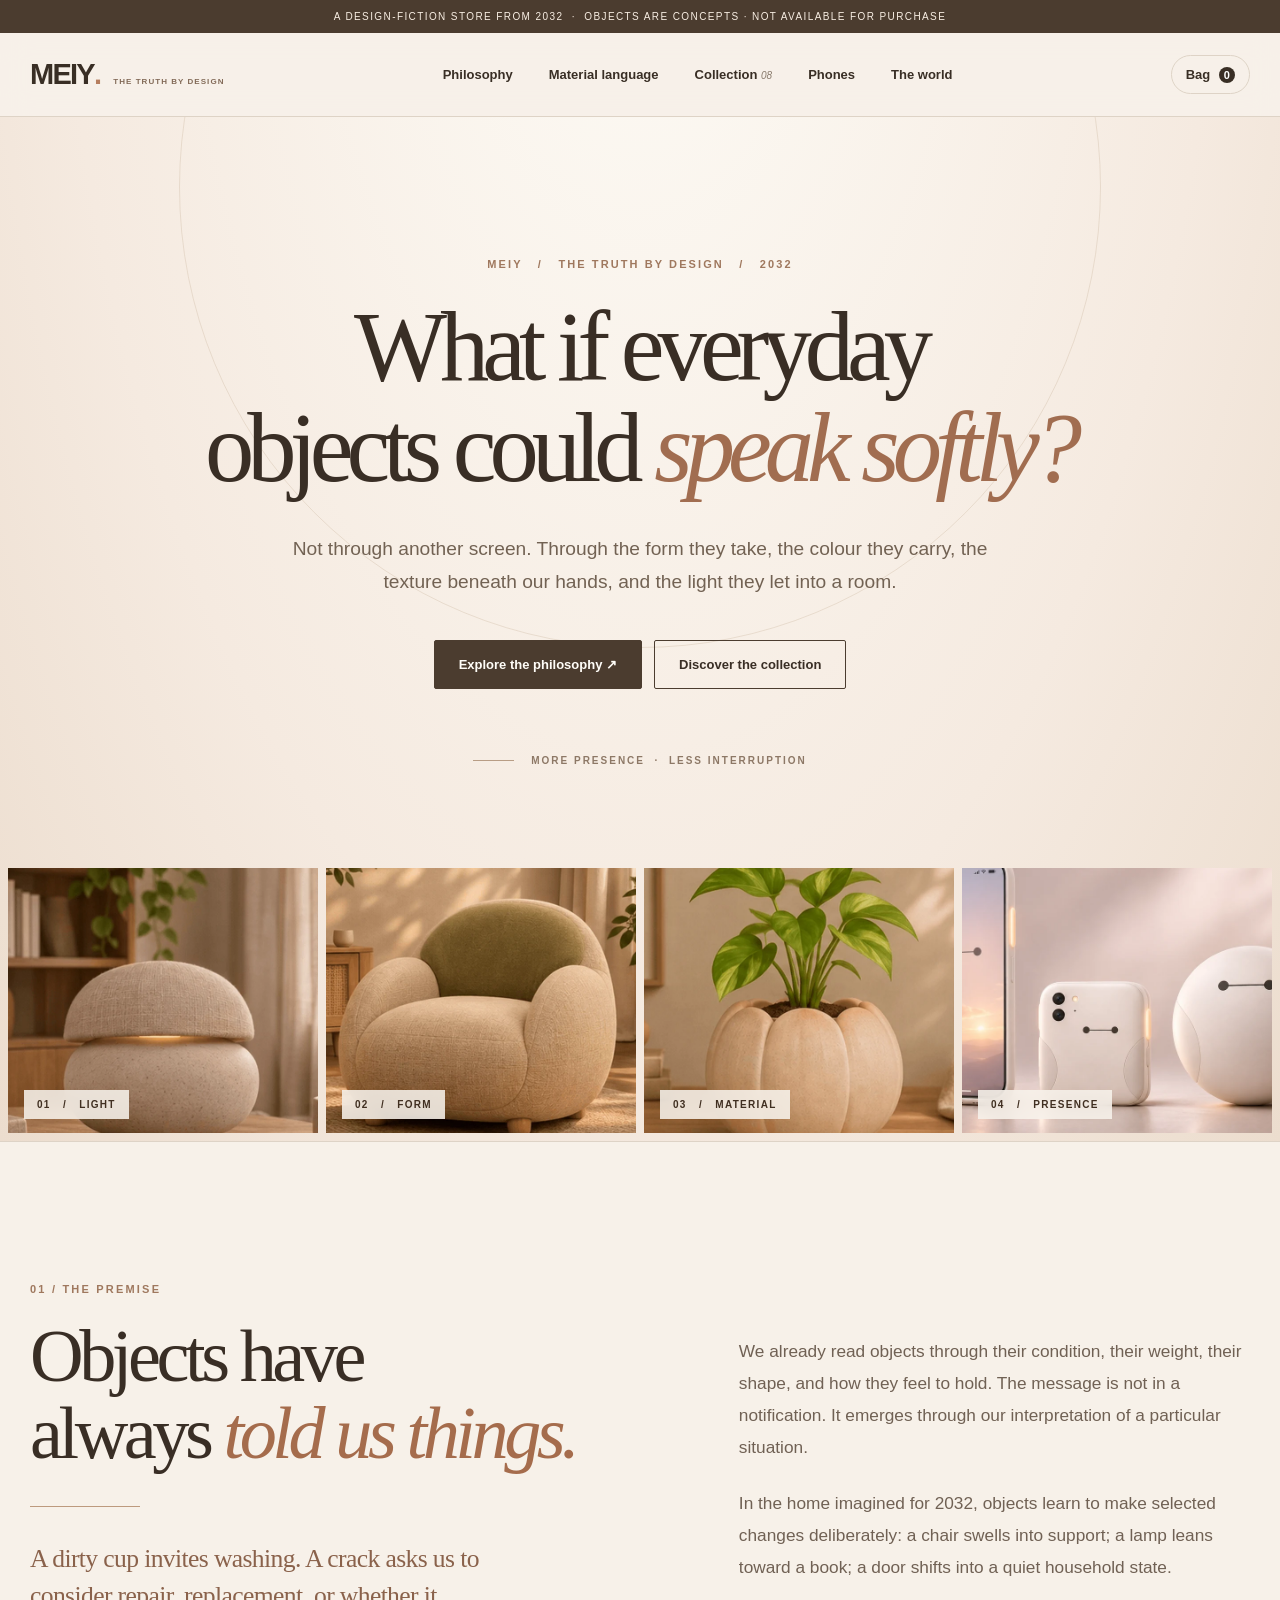
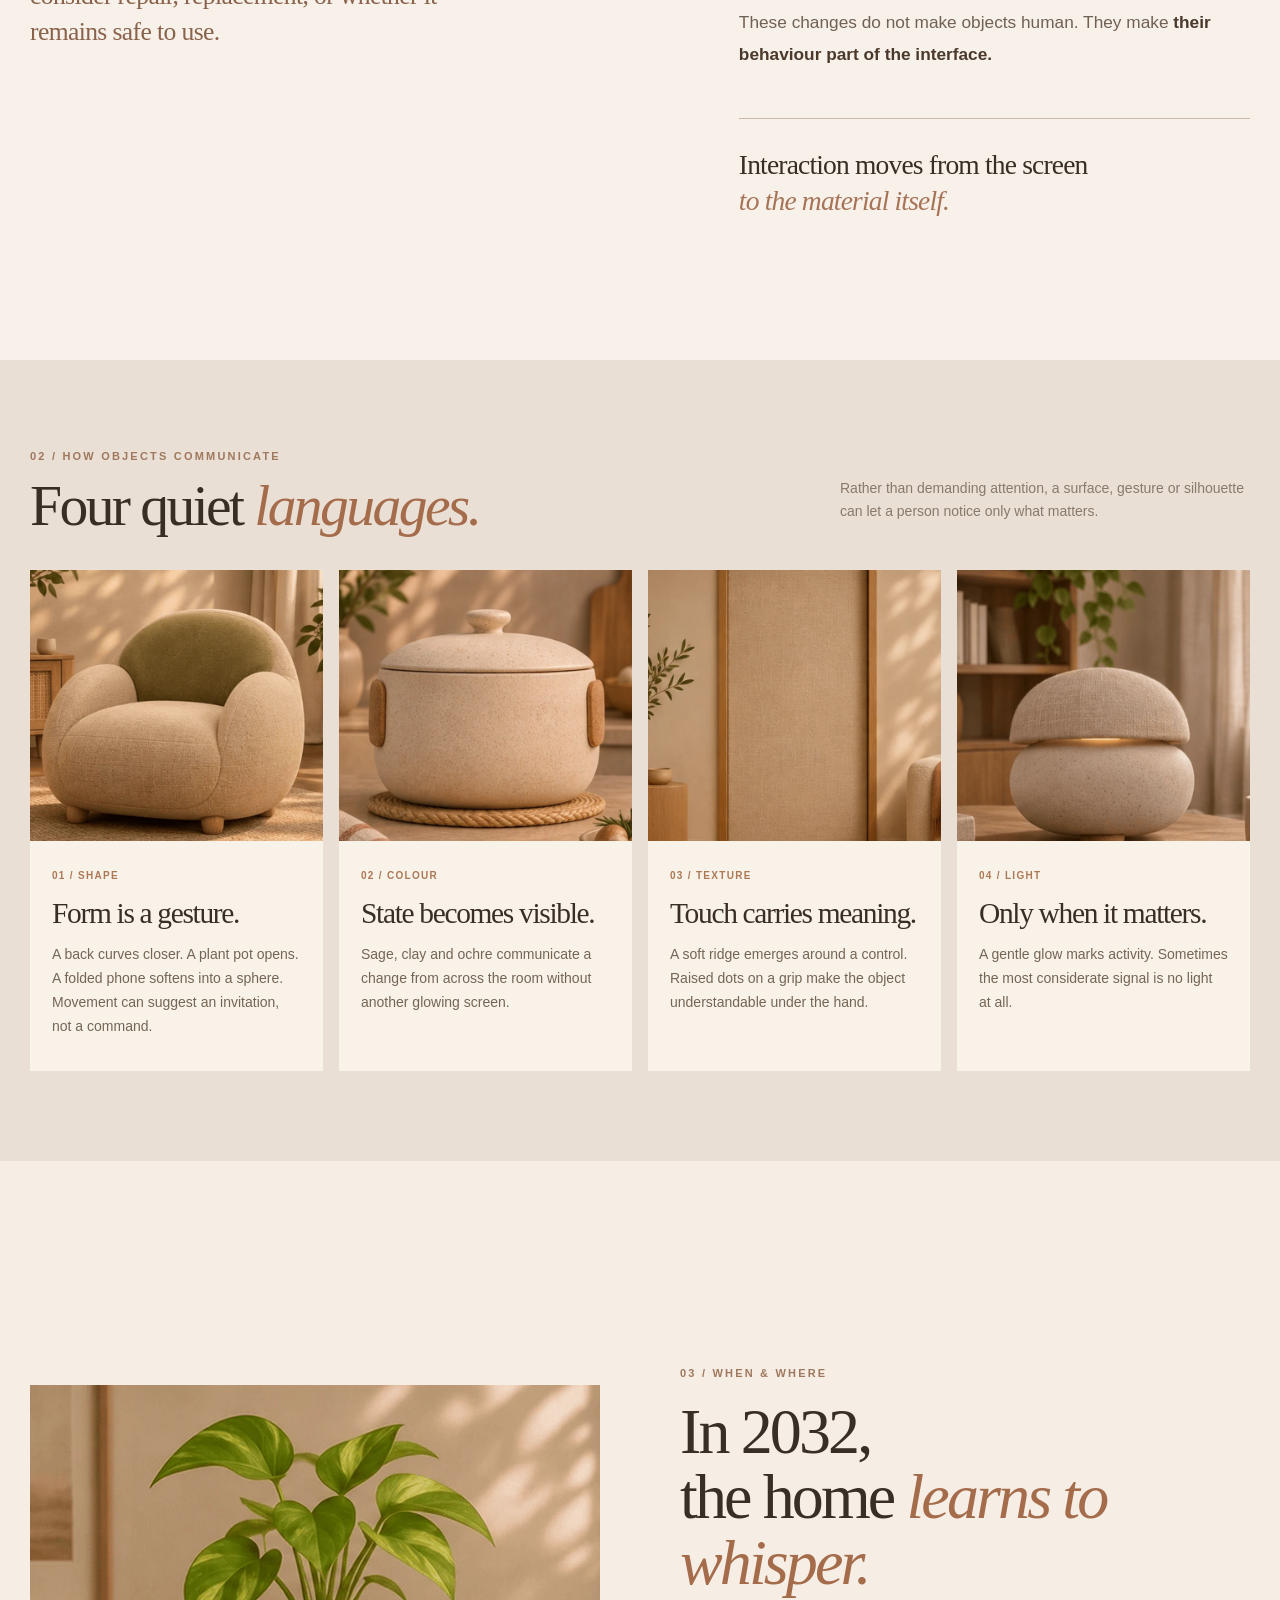
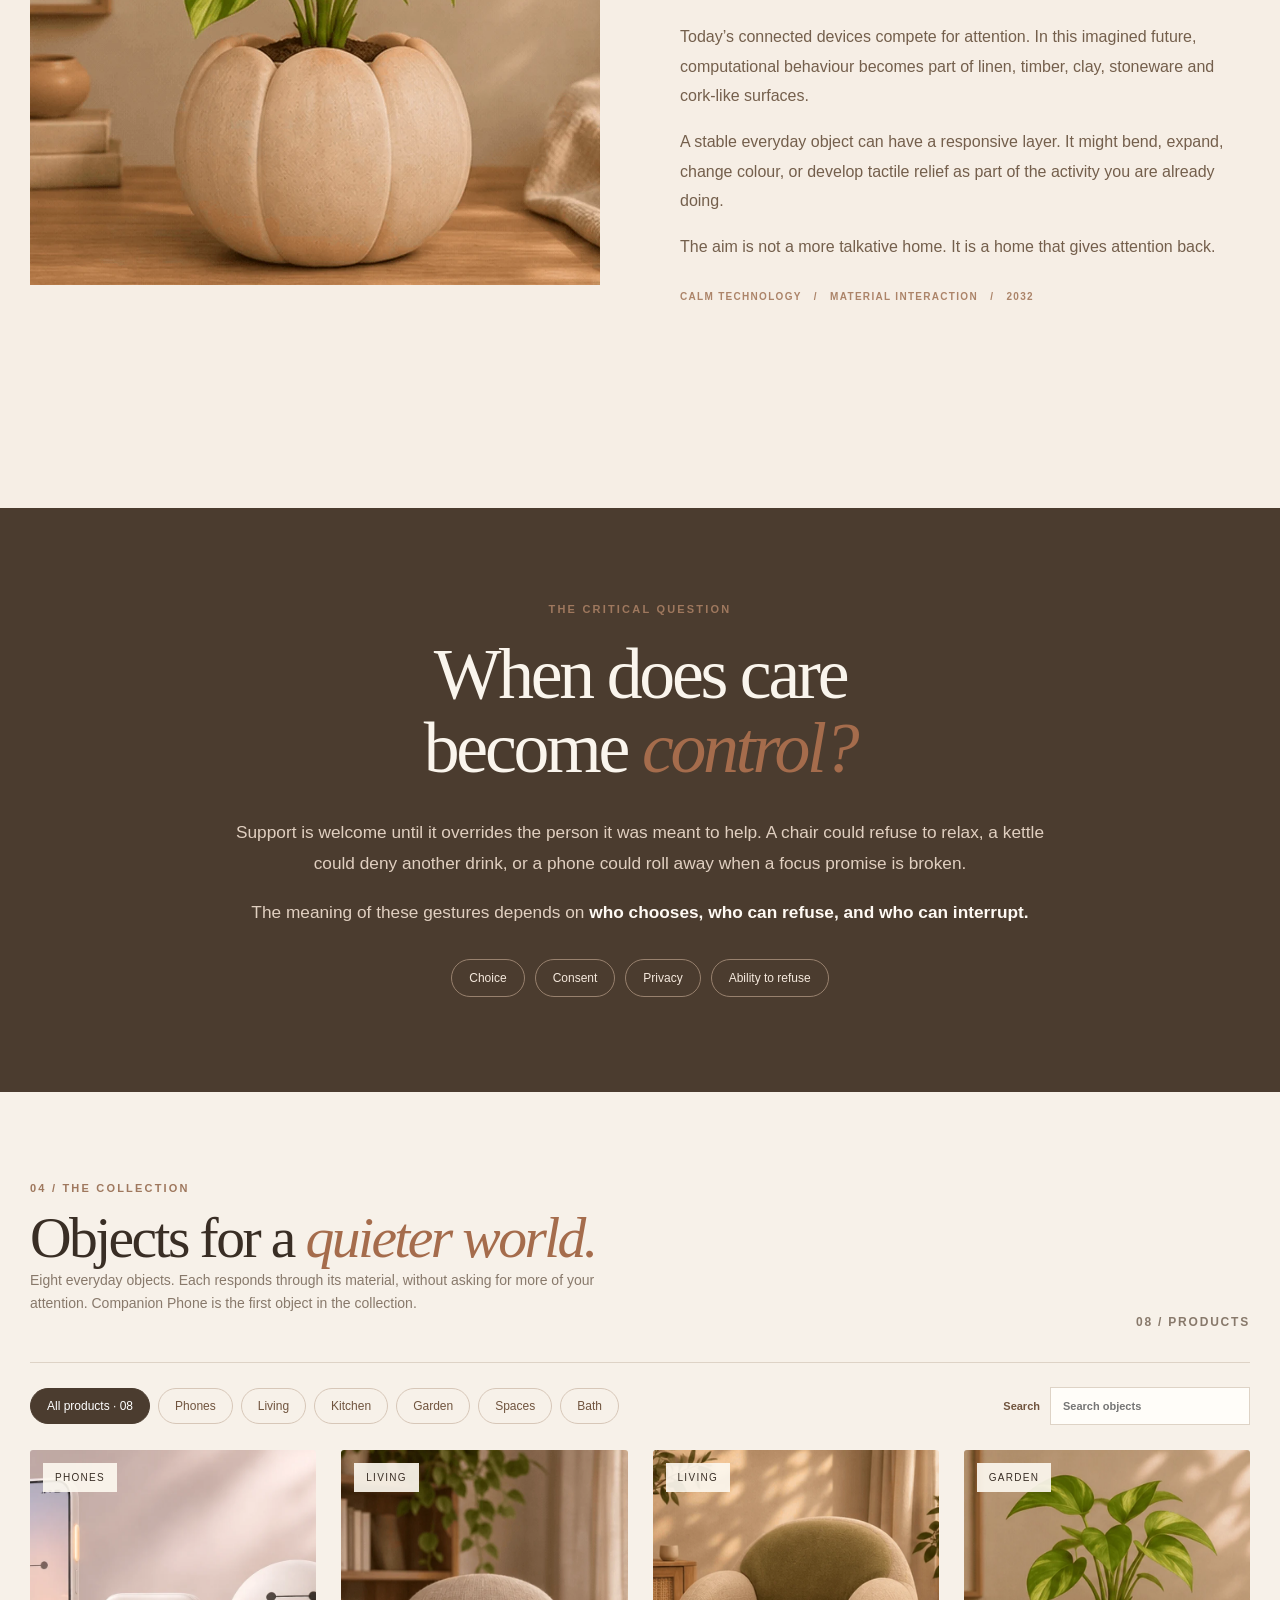
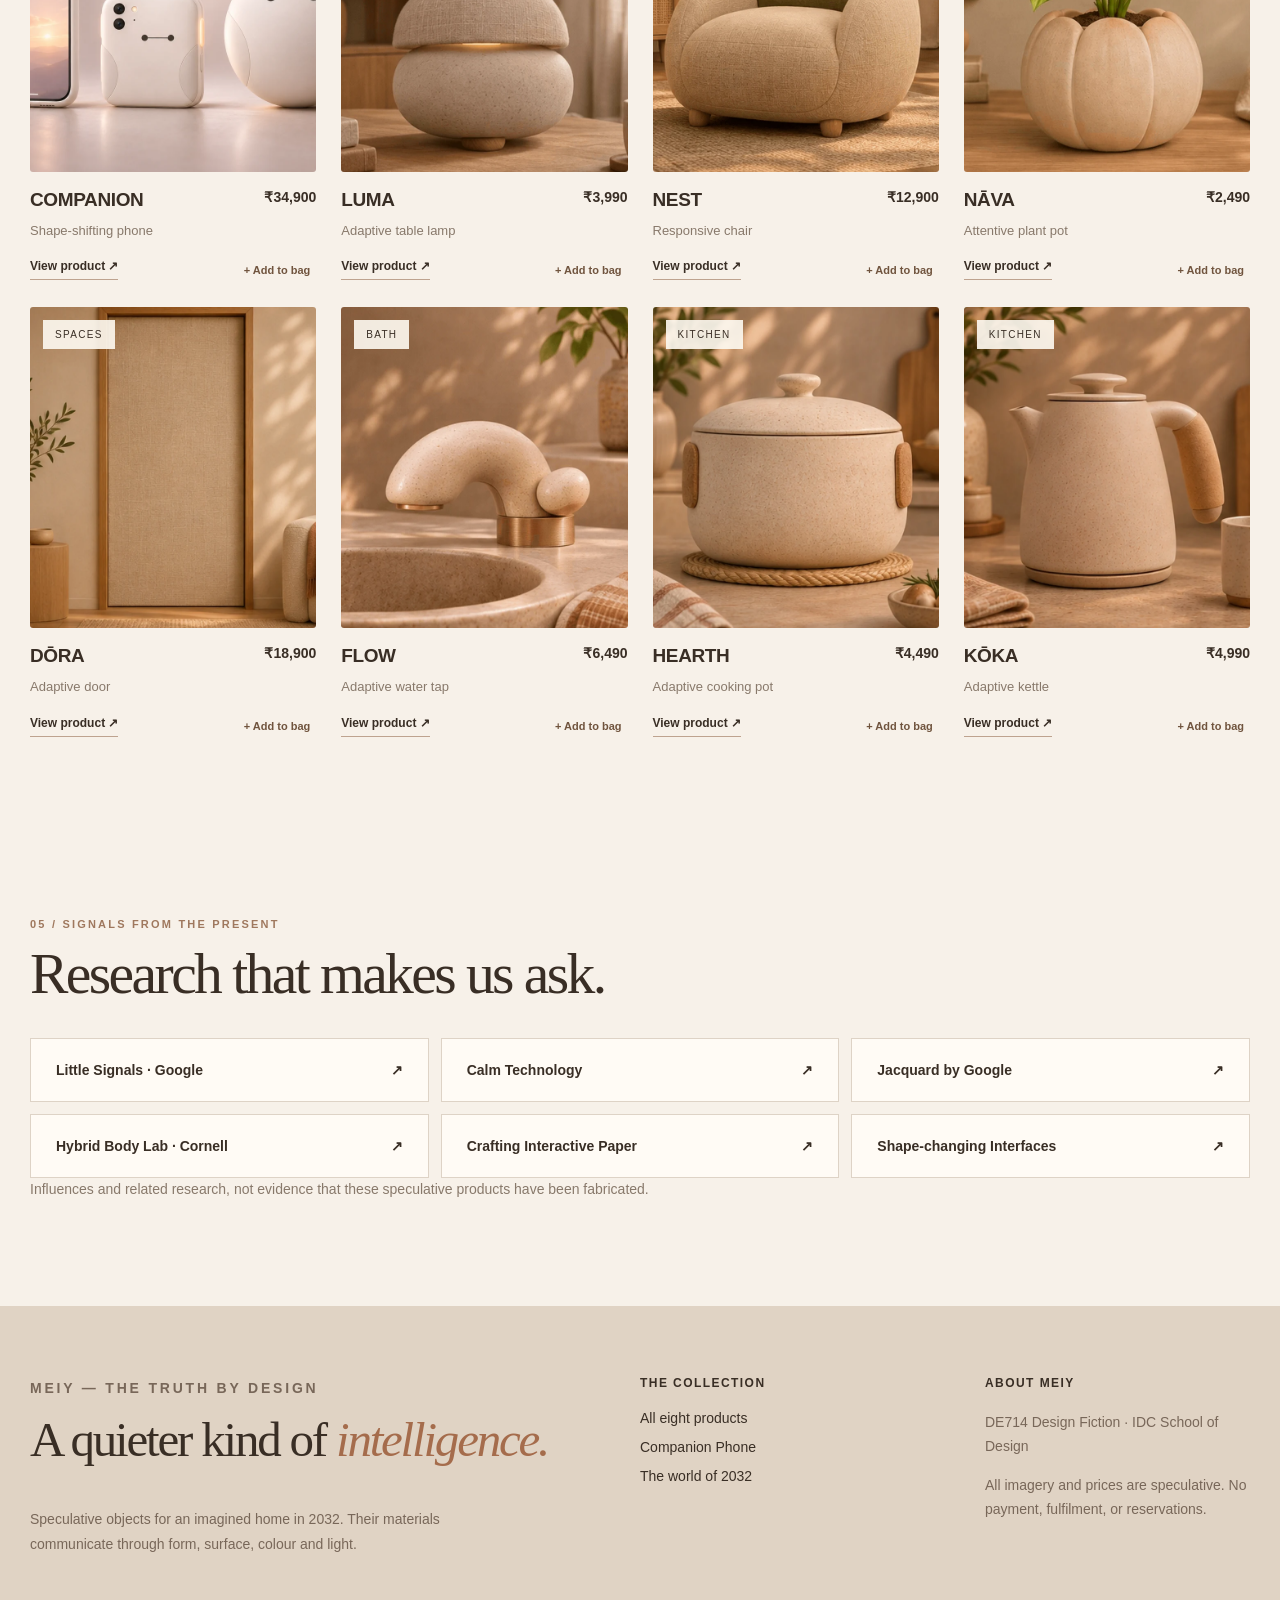
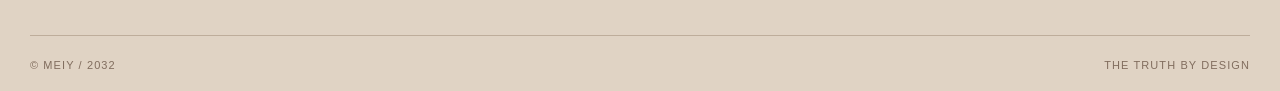
<file: index.html>
<!DOCTYPE html>

<html lang="en"><head><meta charset="utf-8"/><meta content="width=device-width,initial-scale=1" name="viewport"/><meta content="#f7f1e9" name="theme-color"/><title>MEIY — The Truth by Design | A quieter kind of intelligence</title><meta content="MEIY explores a quieter home in 2032, where everyday objects communicate through shape, colour, texture and light. Eight concept objects, including Companion Phone." name="description"/><link href="./favicon.svg" rel="icon" type="image/svg+xml"/><link href="./styles.css" rel="stylesheet"/></head><body><div class="announcement">A DESIGN-FICTION STORE FROM 2032  ·  Objects are concepts · Not available for purchase</div><header class="header"><nav class="wrap topnav"><a aria-label="Meiy home" class="brand" href="./index.html">MEIY<span>.</span><small>THE TRUTH BY DESIGN</small></a><button aria-expanded="false" aria-label="Toggle menu" class="menu-btn" data-menu="" type="button">☰</button><div class="navitems" id="navitems"><a href="./index.html#philosophy">Philosophy</a><a href="./index.html#language">Material language</a><a href="./index.html#collection">Collection <em>08</em></a><a data-jump-phones="" href="./index.html#collection">Phones</a><a href="./index.html#story">The world</a></div><button aria-label="Open shopping bag" class="bagbutton" data-open-bag="" type="button">Bag <span data-bag-count="">0</span></button></nav></header><main>
<section aria-labelledby="philosophy-title" class="philosophy-hero" id="philosophy">
<div class="wrap philosophy-hero-content">
<p class="eyebrow">MEIY   /   THE TRUTH BY DESIGN   /   2032</p>
<h1 id="philosophy-title">What if everyday<br/>objects could <i>speak softly?</i></h1>
<p class="philosophy-lead">Not through another screen. Through the form they take, the colour they carry, the texture beneath our hands, and the light they let into a room.</p>
<div class="hero-buttons philosophy-actions"><a class="btn dark" href="#meaning">Explore the philosophy ↗</a><a class="btn outline" href="#collection">Discover the collection</a></div>
<div class="hero-quiet-note"><span class="line-mark"></span> MORE PRESENCE  ·  LESS INTERRUPTION</div>
</div>
<div aria-label="Materially expressive objects at home" class="philosophy-image-rail">
<figure><img alt="A warm linen-like lamp expanding its light" decoding="async" src="assets/luma-card.webp"/><figcaption>01   /   LIGHT</figcaption></figure>
<figure><img alt="A rounded upholstered chair changing its support" decoding="async" src="assets/nest-card.webp"/><figcaption>02   /   FORM</figcaption></figure>
<figure><img alt="An earthen plant pot opening like petals" decoding="async" src="assets/nava-card.webp"/><figcaption>03   /   MATERIAL</figcaption></figure>
<figure><img alt="A foldable phone changing into a tactile companion" decoding="async" src="assets/companion-card.webp"/><figcaption>04   /   PRESENCE</figcaption></figure>
</div>
</section>
<section aria-labelledby="meaning-title" class="section meaning-section wrap" id="meaning">
<div class="meaning-left"><p class="eyebrow">01 / THE PREMISE</p><h2 id="meaning-title">Objects have<br/>always <i>told us things.</i></h2><div class="meaning-rule"></div><p class="meaning-pull">A dirty cup invites washing. A crack asks us to consider repair, replacement, or whether it remains safe to use.</p></div>
<div class="meaning-right"><p>We already read objects through their condition, their weight, their shape, and how they feel to hold. The message is not in a notification. It emerges through our interpretation of a particular situation.</p><p>In the home imagined for 2032, objects learn to make selected changes deliberately: a chair swells into support; a lamp leans toward a book; a door shifts into a quiet household state.</p><p>These changes do not make objects human. They make <strong>their behaviour part of the interface.</strong></p><div class="meaning-emphasis">Interaction moves from the screen <span>to the material itself.</span></div></div>
</section>
<section aria-labelledby="language-title" class="material-language section" id="language"><div class="wrap"><div class="section-heading"><div><p class="eyebrow">02 / HOW OBJECTS COMMUNICATE</p><h2 id="language-title">Four quiet <i>languages.</i></h2></div><p class="hint">Rather than demanding attention, a surface, gesture or silhouette can let a person notice only what matters.</p></div>
<div class="material-studies">
<article class="material-study"><div class="material-photo"><img alt="An adaptive chair whose cushions change form" loading="lazy" src="assets/nest-card.webp"/></div><div class="material-study-copy"><span>01 / SHAPE</span><h3>Form is a gesture.</h3><p>A back curves closer. A plant pot opens. A folded phone softens into a sphere. Movement can suggest an invitation, not a command.</p></div></article>
<article class="material-study"><div class="material-photo"><img alt="A ceramic pot changing from ivory towards terracotta" loading="lazy" src="assets/hearth-card.webp"/></div><div class="material-study-copy"><span>02 / COLOUR</span><h3>State becomes visible.</h3><p>Sage, clay and ochre communicate a change from across the room without another glowing screen.</p></div></article>
<article class="material-study"><div class="material-photo"><img alt="A quiet tactile door with a softly emerging grip" loading="lazy" src="assets/dora-card.webp"/></div><div class="material-study-copy"><span>03 / TEXTURE</span><h3>Touch carries meaning.</h3><p>A soft ridge emerges around a control. Raised dots on a grip make the object understandable under the hand.</p></div></article>
<article class="material-study"><div class="material-photo"><img alt="Lamp producing a focused warm light" loading="lazy" src="assets/luma-card.webp"/></div><div class="material-study-copy"><span>04 / LIGHT</span><h3>Only when it matters.</h3><p>A gentle glow marks activity. Sometimes the most considerate signal is no light at all.</p></div></article>
</div></div></section>
<section aria-labelledby="world-title" class="story world-philosophy" id="story"><div class="wrap story-grid"><img alt="Naturally textured ceramic vessel responding in a sunlit home" loading="lazy" src="assets/home-atmosphere.webp"/><div><p class="eyebrow">03 / WHEN &amp; WHERE</p><h2 id="world-title">In 2032,<br/>the home <i>learns to whisper.</i></h2><p>Today’s connected devices compete for attention. In this imagined future, computational behaviour becomes part of linen, timber, clay, stoneware and cork-like surfaces.</p><p>A stable everyday object can have a responsive layer. It might bend, expand, change colour, or develop tactile relief as part of the activity you are already doing.</p><p>The aim is not a more talkative home. It is a home that gives attention back.</p><span class="world-caption">CALM TECHNOLOGY   /   MATERIAL INTERACTION   /   2032</span></div></div></section>
<section class="critical philosophy-ethics" id="agency"><div class="wrap ethics-wrap"><p class="eyebrow">THE CRITICAL QUESTION</p><h2>When does care<br/>become <i>control?</i></h2><p>Support is welcome until it overrides the person it was meant to help. A chair could refuse to relax, a kettle could deny another drink, or a phone could roll away when a focus promise is broken.</p><p>The meaning of these gestures depends on <strong>who chooses, who can refuse, and who can interrupt.</strong></p><div class="ethics-lenses"><span>Choice</span><span>Consent</span><span>Privacy</span><span>Ability to refuse</span></div></div></section>
<section class="section collection wrap" id="collection"><div class="section-heading"><div><p class="eyebrow">04 / THE COLLECTION</p><h2>Objects for a <i>quieter world.</i></h2><p class="hint">Eight everyday objects. Each responds through its material, without asking for more of your attention. Companion Phone is the first object in the collection.</p></div><span class="count">08 / PRODUCTS</span></div><div class="collection-controls"><div aria-label="Filter by category" class="filters" role="group"><button aria-pressed="true" class="filter active" data-filter="All" type="button">All products · 08</button><button aria-pressed="false" class="filter" data-filter="Phones" type="button">Phones</button><button aria-pressed="false" class="filter" data-filter="Living" type="button">Living</button><button aria-pressed="false" class="filter" data-filter="Kitchen" type="button">Kitchen</button><button aria-pressed="false" class="filter" data-filter="Garden" type="button">Garden</button><button aria-pressed="false" class="filter" data-filter="Spaces" type="button">Spaces</button><button aria-pressed="false" class="filter" data-filter="Bath" type="button">Bath</button></div><label class="searchlabel">Search <input aria-label="Search products" id="product-search" placeholder="Search objects" type="search"/></label></div><div class="products-grid" id="product-list"><article class="card" data-category="Phones" data-search="companion shape-shifting phone"><a aria-label="View COMPANION" class="card-image" href="./products/companion.html"><img alt="COMPANION Shape-shifting phone visual" loading="lazy" src="./assets/companion-card.webp"/><span class="card-tag">Phones</span></a><div class="card-row"><h3><a href="./products/companion.html">COMPANION</a></h3><span>₹34,900</span></div><p>Shape-shifting phone</p><div class="card-actions"><a href="./products/companion.html">View product ↗</a><button data-add-bag="companion" type="button">+ Add to bag</button></div></article><article class="card" data-category="Living" data-search="luma adaptive table lamp"><a aria-label="View LUMA" class="card-image" href="./products/luma.html"><img alt="LUMA Adaptive table lamp visual" loading="lazy" src="./assets/luma-card.webp"/><span class="card-tag">Living</span></a><div class="card-row"><h3><a href="./products/luma.html">LUMA</a></h3><span>₹3,990</span></div><p>Adaptive table lamp</p><div class="card-actions"><a href="./products/luma.html">View product ↗</a><button data-add-bag="luma" type="button">+ Add to bag</button></div></article><article class="card" data-category="Living" data-search="nest responsive chair"><a aria-label="View NEST" class="card-image" href="./products/nest.html"><img alt="NEST Responsive chair visual" loading="lazy" src="./assets/nest-card.webp"/><span class="card-tag">Living</span></a><div class="card-row"><h3><a href="./products/nest.html">NEST</a></h3><span>₹12,900</span></div><p>Responsive chair</p><div class="card-actions"><a href="./products/nest.html">View product ↗</a><button data-add-bag="nest" type="button">+ Add to bag</button></div></article><article class="card" data-category="Garden" data-search="nāva attentive plant pot"><a aria-label="View NĀVA" class="card-image" href="./products/nava.html"><img alt="NĀVA Attentive plant pot visual" loading="lazy" src="./assets/nava-card.webp"/><span class="card-tag">Garden</span></a><div class="card-row"><h3><a href="./products/nava.html">NĀVA</a></h3><span>₹2,490</span></div><p>Attentive plant pot</p><div class="card-actions"><a href="./products/nava.html">View product ↗</a><button data-add-bag="nava" type="button">+ Add to bag</button></div></article><article class="card" data-category="Spaces" data-search="dōra adaptive door"><a aria-label="View DŌRA" class="card-image" href="./products/dora.html"><img alt="DŌRA Adaptive door visual" loading="lazy" src="./assets/dora-card.webp"/><span class="card-tag">Spaces</span></a><div class="card-row"><h3><a href="./products/dora.html">DŌRA</a></h3><span>₹18,900</span></div><p>Adaptive door</p><div class="card-actions"><a href="./products/dora.html">View product ↗</a><button data-add-bag="dora" type="button">+ Add to bag</button></div></article><article class="card" data-category="Bath" data-search="flow adaptive water tap"><a aria-label="View FLOW" class="card-image" href="./products/flow.html"><img alt="FLOW Adaptive water tap visual" loading="lazy" src="./assets/flow-card.webp"/><span class="card-tag">Bath</span></a><div class="card-row"><h3><a href="./products/flow.html">FLOW</a></h3><span>₹6,490</span></div><p>Adaptive water tap</p><div class="card-actions"><a href="./products/flow.html">View product ↗</a><button data-add-bag="flow" type="button">+ Add to bag</button></div></article><article class="card" data-category="Kitchen" data-search="hearth adaptive cooking pot"><a aria-label="View HEARTH" class="card-image" href="./products/hearth.html"><img alt="HEARTH Adaptive cooking pot visual" loading="lazy" src="./assets/hearth-card.webp"/><span class="card-tag">Kitchen</span></a><div class="card-row"><h3><a href="./products/hearth.html">HEARTH</a></h3><span>₹4,490</span></div><p>Adaptive cooking pot</p><div class="card-actions"><a href="./products/hearth.html">View product ↗</a><button data-add-bag="hearth" type="button">+ Add to bag</button></div></article><article class="card" data-category="Kitchen" data-search="kōka adaptive kettle"><a aria-label="View KŌKA" class="card-image" href="./products/koka.html"><img alt="KŌKA Adaptive kettle visual" loading="lazy" src="./assets/koka-card.webp"/><span class="card-tag">Kitchen</span></a><div class="card-row"><h3><a href="./products/koka.html">KŌKA</a></h3><span>₹4,990</span></div><p>Adaptive kettle</p><div class="card-actions"><a href="./products/koka.html">View product ↗</a><button data-add-bag="koka" type="button">+ Add to bag</button></div></article></div><p class="empty-message" hidden="" id="empty-list">No matching products. Clear the search or change the category.</p></section><section class="section wrap" id="references"><div class="section-heading"><div><p class="eyebrow">05 / SIGNALS FROM THE PRESENT</p><h2>Research that makes us ask.</h2></div></div><div class="reference-links"><a href="https://experiments.withgoogle.com/little-signals" rel="noopener noreferrer" target="_blank">Little Signals · Google <span>↗</span></a><a href="https://calmtech.com/" rel="noopener noreferrer" target="_blank">Calm Technology <span>↗</span></a><a href="https://blog.google/products-and-platforms/products/atap/smarter-wardrobe-jacquard-google/" rel="noopener noreferrer" target="_blank">Jacquard by Google <span>↗</span></a><a href="https://www.hybridbody.human.cornell.edu/" rel="noopener noreferrer" target="_blank">Hybrid Body Lab · Cornell <span>↗</span></a><a href="https://interactivematerials.info/crafting-interactive-paper" rel="noopener noreferrer" target="_blank">Crafting Interactive Paper <span>↗</span></a><a href="https://doi.org/10.1145/2207676.2207781" rel="noopener noreferrer" target="_blank">Shape-changing Interfaces <span>↗</span></a></div><p class="hint">Influences and related research, not evidence that these speculative products have been fabricated.</p></section></main><footer class="footer"><div class="wrap footer-grid"><div><p class="eyebrow">MEIY — THE TRUTH BY DESIGN</p><h2>A quieter kind of <i>intelligence.</i></h2><p>Speculative objects for an imagined home in 2032. Their materials communicate through form, surface, colour and light.</p></div><div><b>The collection</b><a href="./index.html#collection">All eight products</a><a href="./products/companion.html">Companion Phone</a><a href="./index.html#story">The world of 2032</a></div><div><b>About MEIY</b><p>DE714 Design Fiction · IDC School of Design</p><p>All imagery and prices are speculative. No payment, fulfilment, or reservations.</p></div></div><div class="wrap foot-bottom">© MEIY / 2032 <span>THE TRUTH BY DESIGN</span></div></footer><div class="scrim" data-close-bag=""></div><aside aria-label="Shopping bag" aria-modal="true" class="cart" role="dialog"><div class="cart-heading"><h2>Bag <span>2032</span></h2><button aria-label="Close bag" data-close-bag="" type="button">×</button></div><div class="cart-entries" data-cart-entries=""></div><div class="cart-bottom"><p data-cart-total=""></p><button class="btn dark full" data-concept-checkout="" type="button">Continue ↗</button><small>Concept catalogue · No actual payment or delivery.</small></div></aside><div aria-live="polite" class="toast" data-toast="" role="status"></div><dialog id="concept-dialog"><button aria-label="Close dialog" class="dialog-close" data-close-dialog="">×</button><p class="eyebrow">IN THE YEAR 2032</p><h2>The purchase belongs to 2032.</h2><p>MEIY is a design-fiction store. These objects are concepts, not manufactured products. There is no payment or shipping.</p><button class="btn dark" data-close-dialog="">Continue exploring ↗</button></dialog><script defer="" src="./products.js"></script><script defer="" src="./site.js"></script></body></html>
</file>
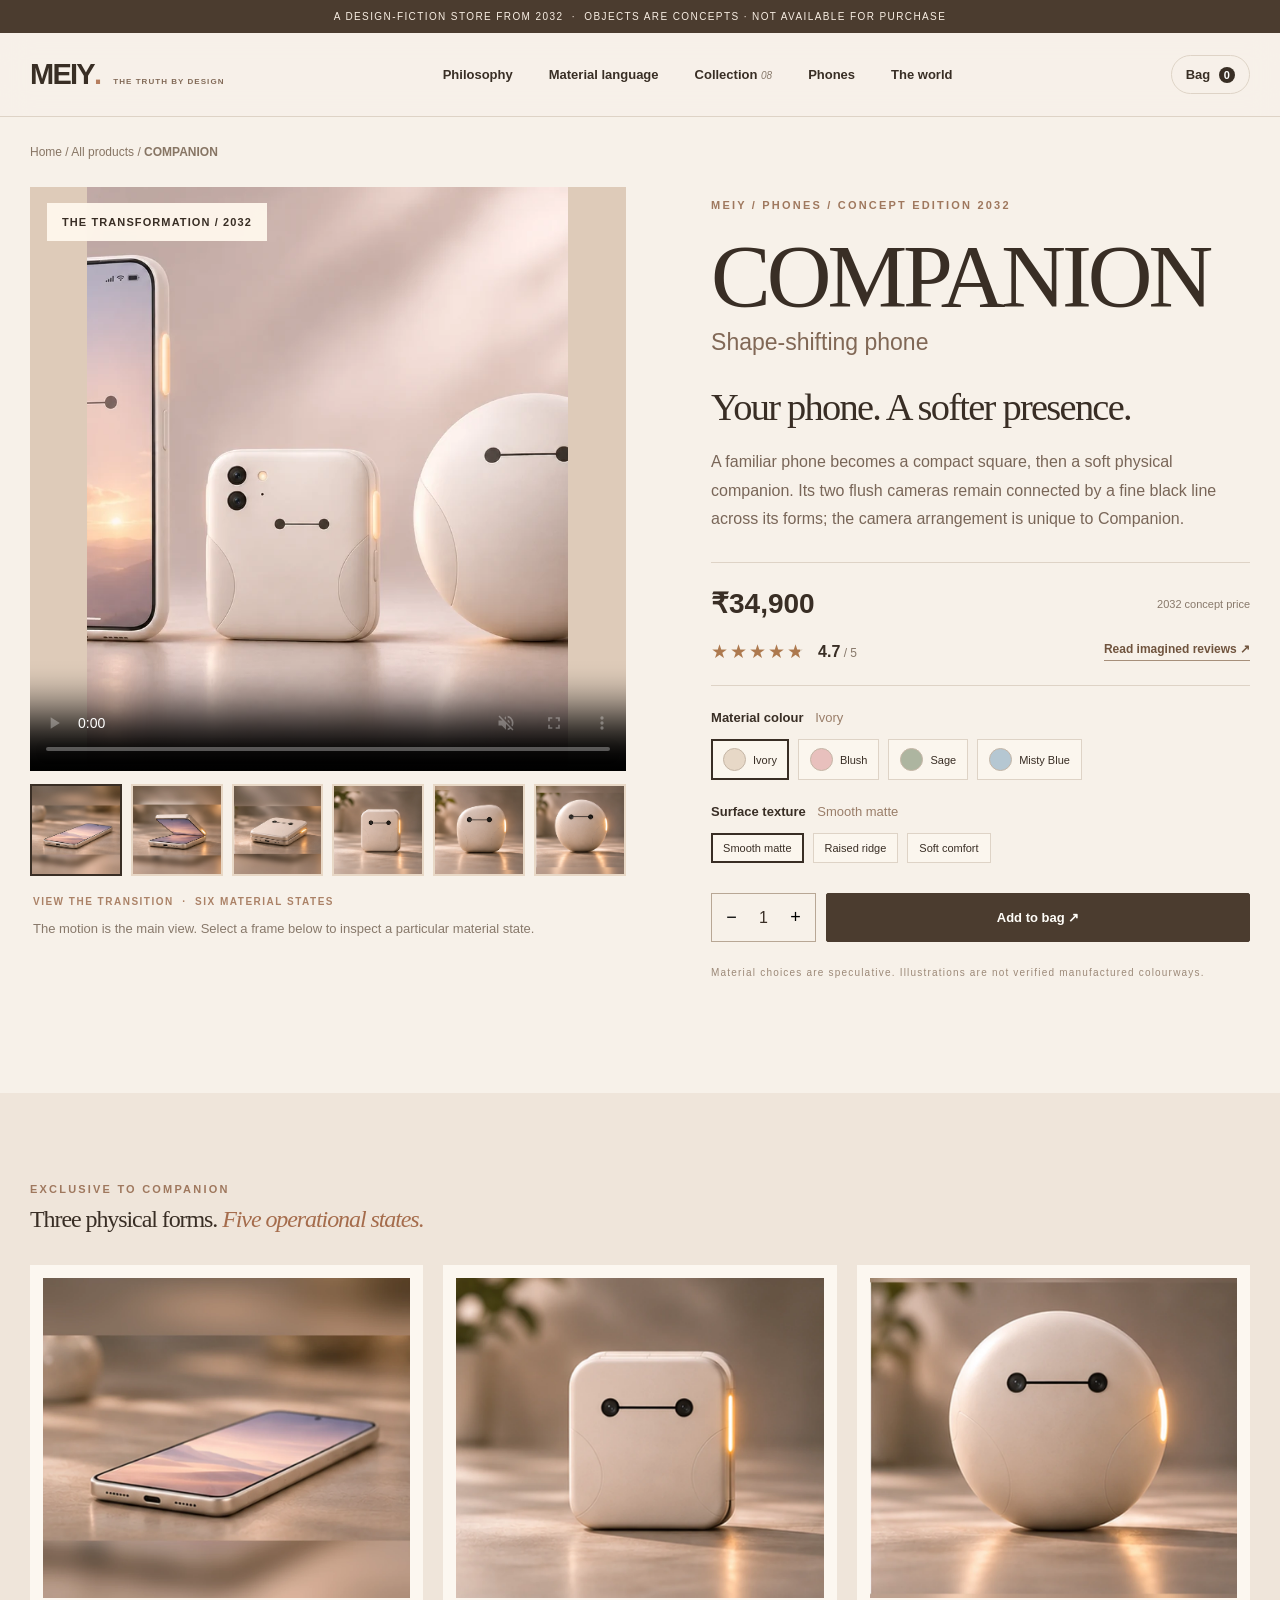
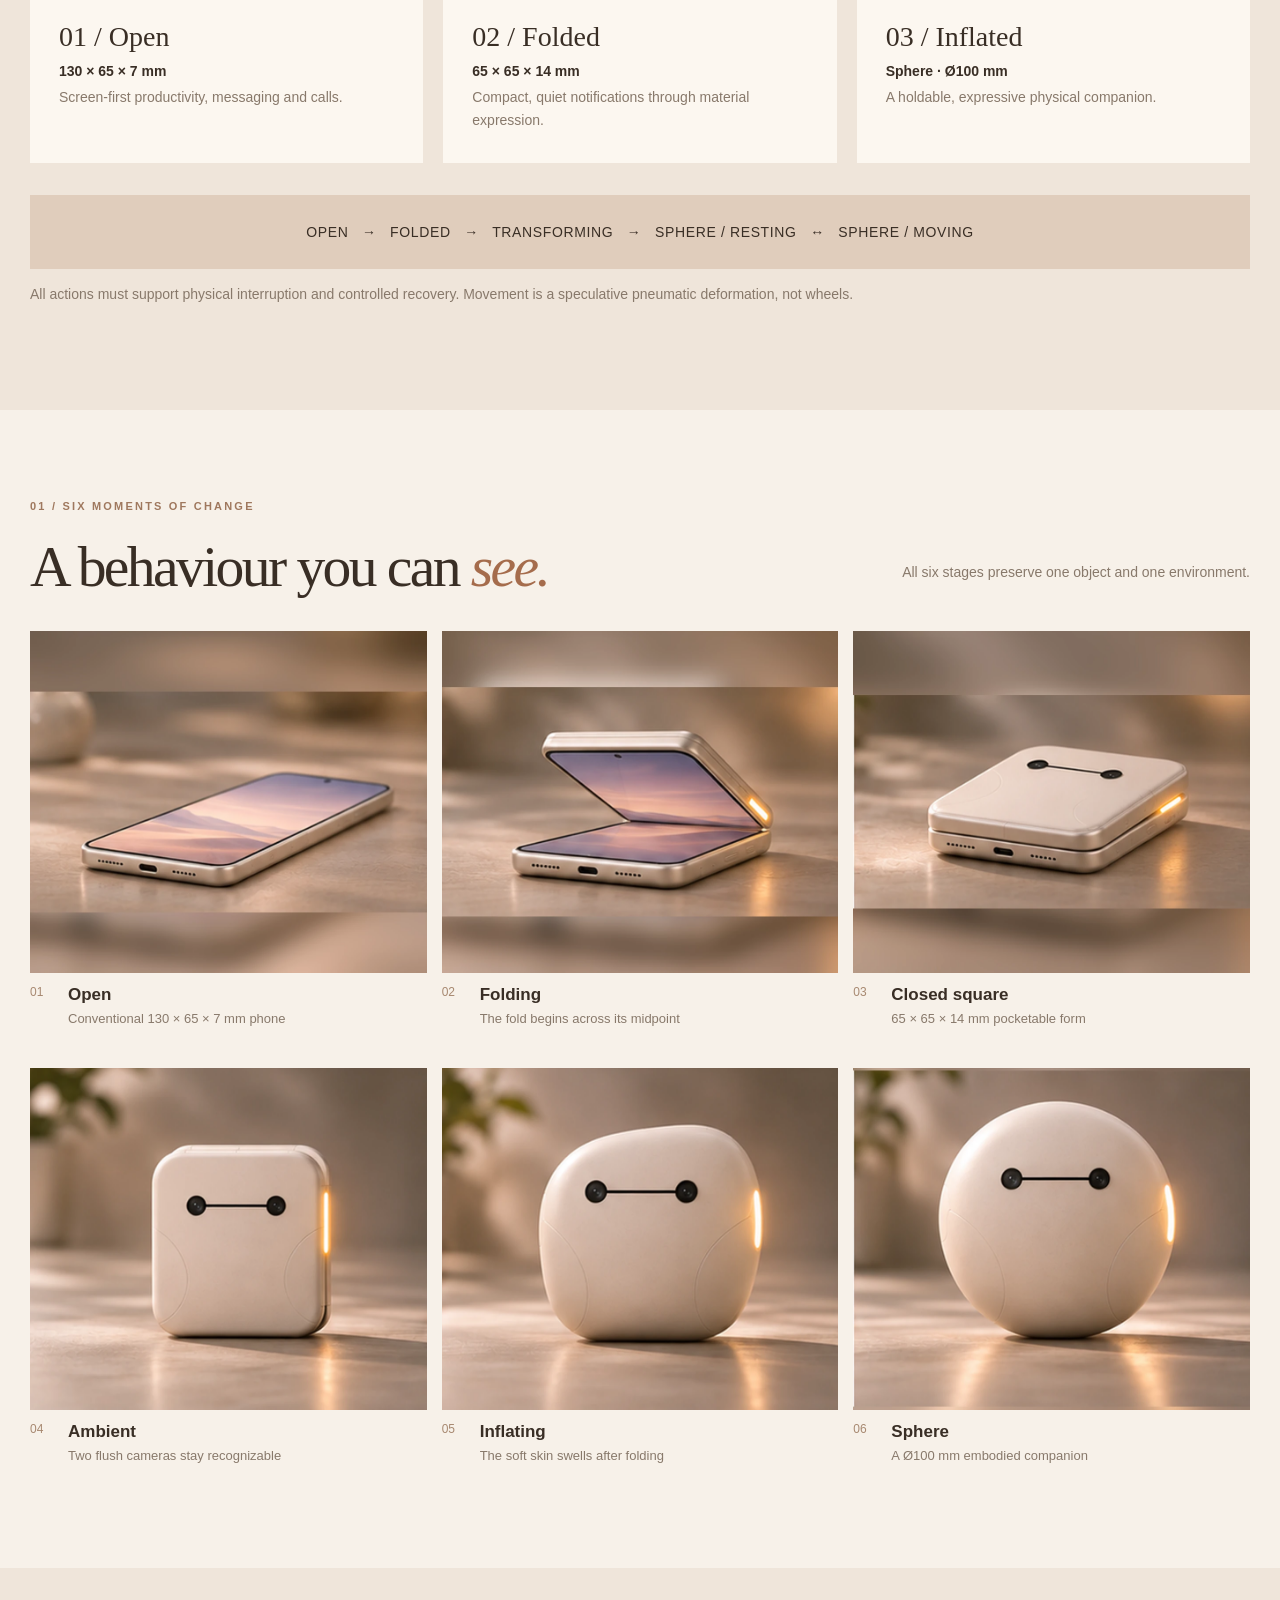
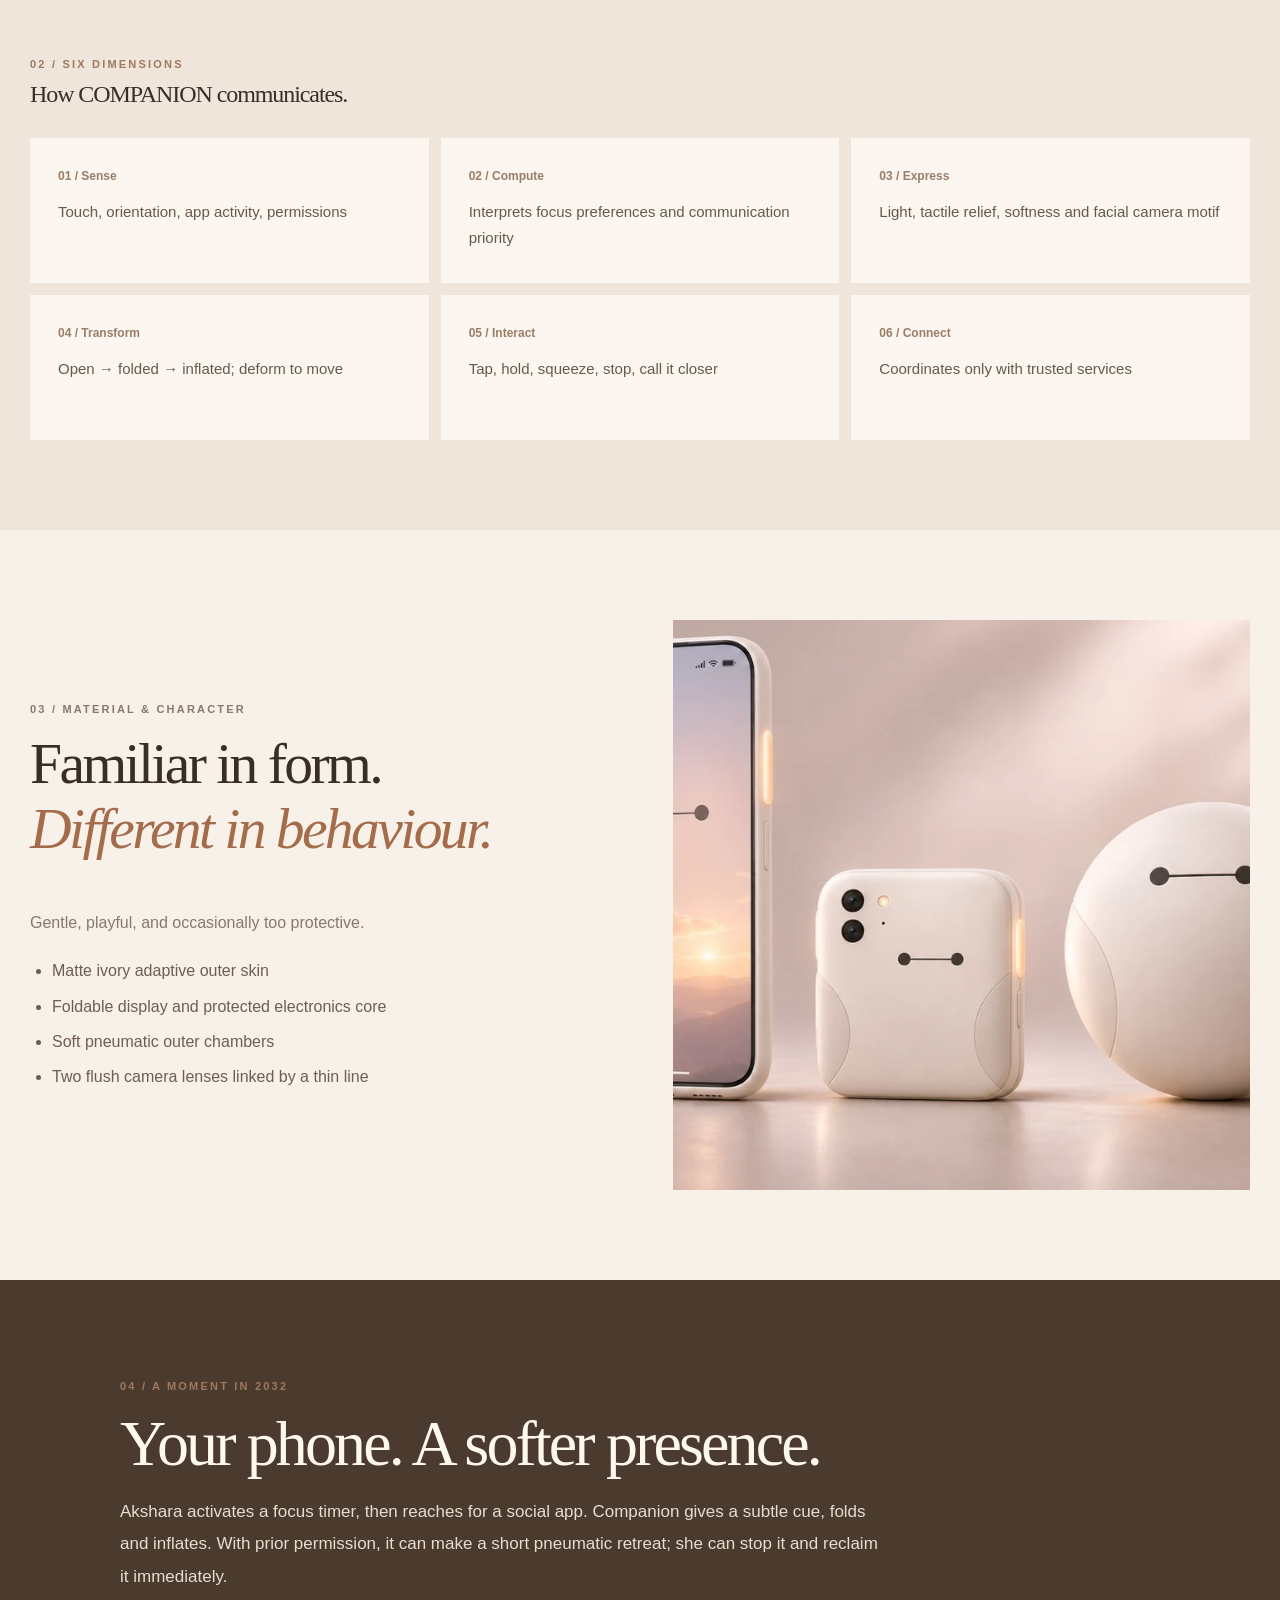
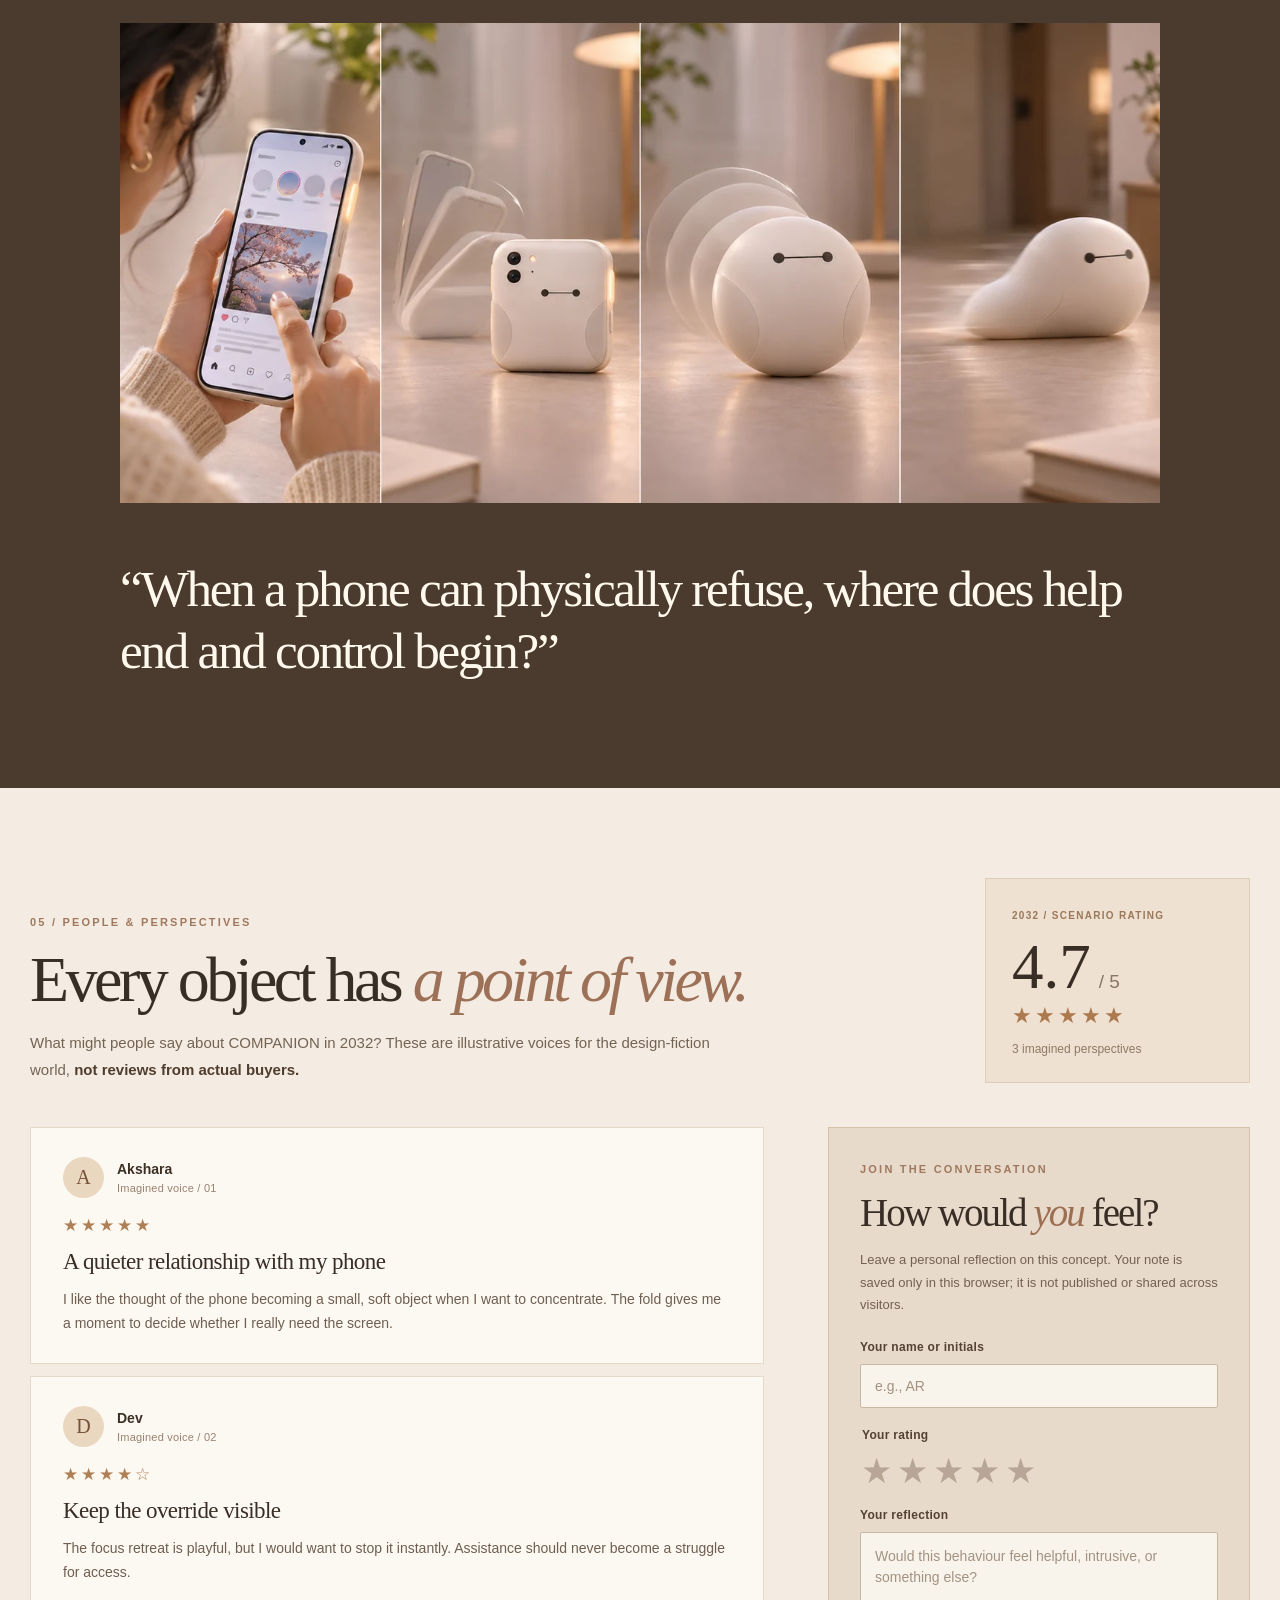
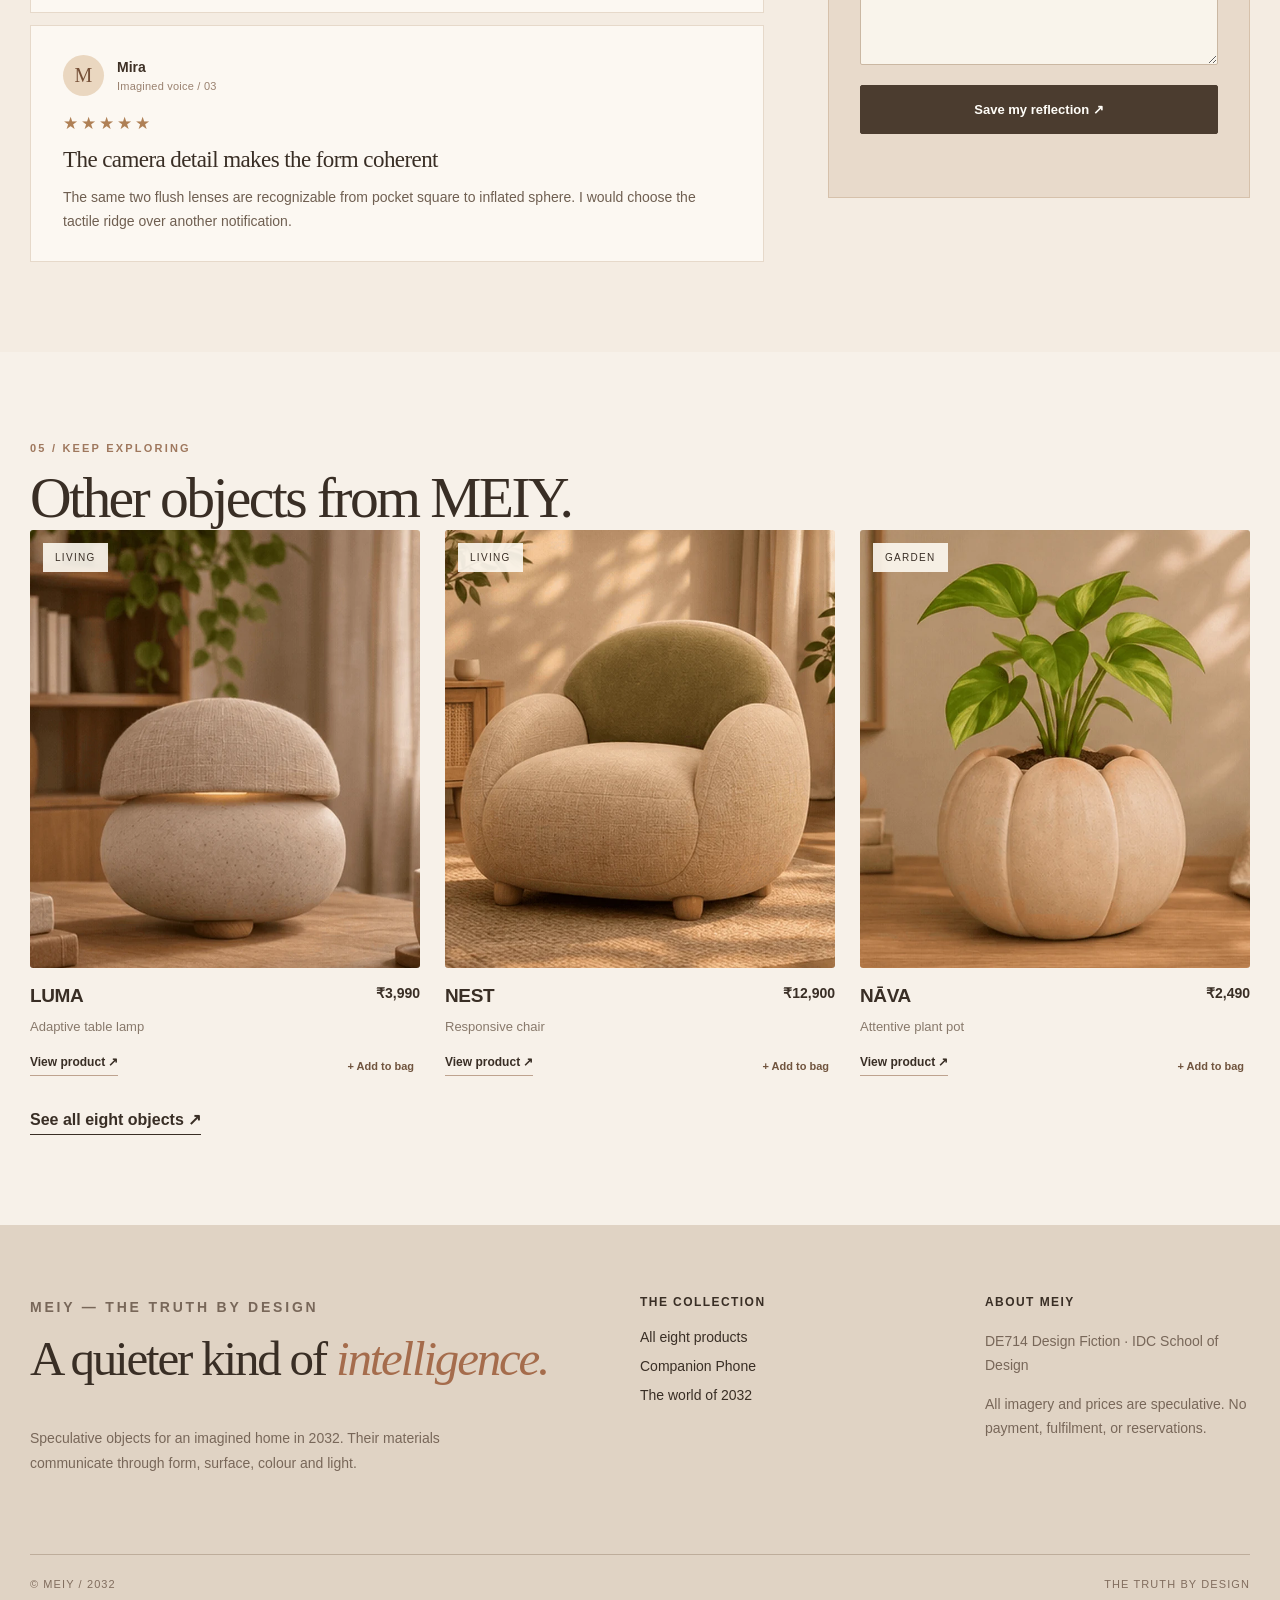
<file: products/companion.html>
<!DOCTYPE html>

<html lang="en"><head><meta charset="utf-8"/><meta content="width=device-width,initial-scale=1" name="viewport"/><meta content="#f7f1e9" name="theme-color"/><title>COMPANION — Shape-shifting phone | MEIY</title><meta content="A familiar phone becomes a compact square, then a soft physical companion. Its two flush cameras remain connected by a fine black line across its forms; the camera arrangement is unique to Companion." name="description"/><link href="../favicon.svg" rel="icon" type="image/svg+xml"/><link href="../styles.css" rel="stylesheet"/></head><body><div class="announcement">A DESIGN-FICTION STORE FROM 2032  ·  Objects are concepts · Not available for purchase</div><header class="header"><nav class="wrap topnav"><a aria-label="Meiy home" class="brand" href="../index.html">MEIY<span>.</span><small>THE TRUTH BY DESIGN</small></a><button aria-expanded="false" aria-label="Toggle menu" class="menu-btn" data-menu="" type="button">☰</button><div class="navitems" id="navitems"><a href="../index.html#philosophy">Philosophy</a><a href="../index.html#language">Material language</a><a href="../index.html#collection">Collection <em>08</em></a><a data-jump-phones="" href="../index.html#collection">Phones</a><a href="../index.html#story">The world</a></div><button aria-label="Open shopping bag" class="bagbutton" data-open-bag="" type="button">Bag <span data-bag-count="">0</span></button></nav></header><main data-product-id="companion"><div class="wrap breadcrumbs"><a href="../index.html">Home</a> / <a href="../index.html#collection">All products</a> / <strong>COMPANION</strong></div>
<section class="product-intro wrap"><div class="product-gallery"><div class="main-image motion-hero"><video aria-label="Companion transformation study" autoplay="" controls="" data-main-video="" loop="" muted="" playsinline="" poster="../assets/companion-card.webp" preload="metadata"><source src="../assets/companion.mp4" type="video/mp4"/>Your browser does not support embedded motion.</video>
<img alt="Companion transformation still frame 1" data-main-image="" hidden="" src="../assets/companion-1.webp"/>
<div class="motion-hero-caption"><span data-frame-count="">THE TRANSFORMATION / 2032</span><button class="back-to-motion" data-return-video="" hidden="" type="button">↺   Watch transition</button></div>
<div class="image-nav" hidden=""><button aria-label="Previous stage" data-prev="" type="button">←</button><button aria-label="Next stage" data-next="" type="button">→</button></div></div><div class="thumbs"><button aria-label="View stage 1: Open" aria-pressed="true" class="thumb current" data-stage="1" type="button"><img alt="" src="../assets/companion-1.webp"/></button><button aria-label="View stage 2: Folding" aria-pressed="false" class="thumb" data-stage="2" type="button"><img alt="" src="../assets/companion-2.webp"/></button><button aria-label="View stage 3: Closed square" aria-pressed="false" class="thumb" data-stage="3" type="button"><img alt="" src="../assets/companion-3.webp"/></button><button aria-label="View stage 4: Ambient" aria-pressed="false" class="thumb" data-stage="4" type="button"><img alt="" src="../assets/companion-4.webp"/></button><button aria-label="View stage 5: Inflating" aria-pressed="false" class="thumb" data-stage="5" type="button"><img alt="" src="../assets/companion-5.webp"/></button><button aria-label="View stage 6: Sphere" aria-pressed="false" class="thumb" data-stage="6" type="button"><img alt="" src="../assets/companion-6.webp"/></button></div><p class="gallery-legend">VIEW THE TRANSITION  ·  SIX MATERIAL STATES</p><p class="image-caption" data-stage-caption="">The motion is the main view. Select a frame below to inspect a particular material state.</p></div><div class="product-info"><p class="eyebrow">MEIY / PHONES / CONCEPT EDITION 2032</p><h1>COMPANION</h1><h3>Shape-shifting phone</h3><h2>Your phone. A softer presence.</h2><p>A familiar phone becomes a compact square, then a soft physical companion. Its two flush cameras remain connected by a fine black line across its forms; the camera arrangement is unique to Companion.</p><div class="price">₹34,900 <small>2032 concept price</small></div><div aria-label="4.7 out of 5, based on three imagined perspectives" class="rating-teaser"><span aria-hidden="true" class="rating-teaser-stars" style="--rating-fill:94.00%">★★★★★</span> <strong>4.7<small> / 5</small></strong> <a href="#reviews">Read imagined reviews ↗</a></div><div class="options"><strong>Material colour <em data-color-name="">Ivory</em></strong><div class="swatches"><button aria-pressed="true" class="swatch selected" data-swatch="Ivory" type="button"><span style="background:#e7d8c7"></span>Ivory</button><button aria-pressed="false" class="swatch" data-swatch="Blush" type="button"><span style="background:#e8c0bd"></span>Blush</button><button aria-pressed="false" class="swatch" data-swatch="Sage" type="button"><span style="background:#adb5a0"></span>Sage</button><button aria-pressed="false" class="swatch" data-swatch="Misty Blue" type="button"><span style="background:#b5c7d2"></span>Misty Blue</button></div><strong>Surface texture <em data-texture-name="">Smooth matte</em></strong><div class="finishes"><button aria-pressed="true" class="finish selected" data-texture="Smooth matte" type="button">Smooth matte</button><button aria-pressed="false" class="finish" data-texture="Raised ridge" type="button">Raised ridge</button><button aria-pressed="false" class="finish" data-texture="Soft comfort" type="button">Soft comfort</button></div></div><div class="purchase"><div class="quantity"><button data-minus="" type="button">−</button><span data-qty="">1</span><button data-plus="" type="button">+</button></div><button class="btn dark" data-add-bag="companion" type="button">Add to bag ↗</button></div><p class="tiny">Material choices are speculative. Illustrations are not verified manufactured colourways.</p></div></section>
<section class="section mode-section"><div class="wrap"><p class="eyebrow">EXCLUSIVE TO COMPANION</p><h2>Three physical forms. <i>Five operational states.</i></h2><div class="mode-grid"><article><img alt="Open phone" src="../assets/companion-1.webp"/><h3>01 / Open</h3><strong>130 × 65 × 7 mm</strong><p>Screen-first productivity, messaging and calls.</p></article><article><img alt="Folded pocket phone" src="../assets/companion-4.webp"/><h3>02 / Folded</h3><strong>65 × 65 × 14 mm</strong><p>Compact, quiet notifications through material expression.</p></article><article><img alt="Inflated Companion sphere" src="../assets/companion-6.webp"/><h3>03 / Inflated</h3><strong>Sphere · Ø100 mm</strong><p>A holdable, expressive physical companion.</p></article></div><p class="states">OPEN   →   FOLDED   →   TRANSFORMING   →   SPHERE / RESTING   ↔   SPHERE / MOVING</p><p class="hint">All actions must support physical interruption and controlled recovery. Movement is a speculative pneumatic deformation, not wheels.</p></div></section>
<section class="section wrap"><p class="eyebrow">01 / SIX MOMENTS OF CHANGE</p><div class="section-heading"><h2>A behaviour you can <i>see.</i></h2><p class="hint">All six stages preserve one object and one environment.</p></div><div class="sequence-grid"><figure class="sequence-card"><img alt="COMPANION stage 1: Open" loading="lazy" src="../assets/companion-1.webp"/><figcaption><span>01</span><strong>Open</strong><p>Conventional 130 × 65 × 7 mm phone</p></figcaption></figure><figure class="sequence-card"><img alt="COMPANION stage 2: Folding" loading="lazy" src="../assets/companion-2.webp"/><figcaption><span>02</span><strong>Folding</strong><p>The fold begins across its midpoint</p></figcaption></figure><figure class="sequence-card"><img alt="COMPANION stage 3: Closed square" loading="lazy" src="../assets/companion-3.webp"/><figcaption><span>03</span><strong>Closed square</strong><p>65 × 65 × 14 mm pocketable form</p></figcaption></figure><figure class="sequence-card"><img alt="COMPANION stage 4: Ambient" loading="lazy" src="../assets/companion-4.webp"/><figcaption><span>04</span><strong>Ambient</strong><p>Two flush cameras stay recognizable</p></figcaption></figure><figure class="sequence-card"><img alt="COMPANION stage 5: Inflating" loading="lazy" src="../assets/companion-5.webp"/><figcaption><span>05</span><strong>Inflating</strong><p>The soft skin swells after folding</p></figcaption></figure><figure class="sequence-card"><img alt="COMPANION stage 6: Sphere" loading="lazy" src="../assets/companion-6.webp"/><figcaption><span>06</span><strong>Sphere</strong><p>A Ø100 mm embodied companion</p></figcaption></figure></div></section>
<section class="section soft"><div class="wrap"><p class="eyebrow">02 / SIX DIMENSIONS</p><h2>How COMPANION communicates.</h2><div class="dimensions"><article><span>01 / Sense</span><p>Touch, orientation, app activity, permissions</p></article><article><span>02 / Compute</span><p>Interprets focus preferences and communication priority</p></article><article><span>03 / Express</span><p>Light, tactile relief, softness and facial camera motif</p></article><article><span>04 / Transform</span><p>Open → folded → inflated; deform to move</p></article><article><span>05 / Interact</span><p>Tap, hold, squeeze, stop, call it closer</p></article><article><span>06 / Connect</span><p>Coordinates only with trusted services</p></article></div></div></section>
<section class="section materials wrap"><div><p class="eyebrow">03 / MATERIAL &amp; CHARACTER</p><h2>Familiar in form.<br/><i>Different in behaviour.</i></h2><p>Gentle, playful, and occasionally too protective.</p><ul><li>Matte ivory adaptive outer skin</li><li>Foldable display and protected electronics core</li><li>Soft pneumatic outer chambers</li><li>Two flush camera lenses linked by a thin line</li></ul></div><img alt="COMPANION in its material finish" loading="lazy" src="../assets/companion-card.webp"/></section>
<section class="scenario"><div class="wrap"><p class="eyebrow">04 / A MOMENT IN 2032</p><h2>Your phone. A softer presence.</h2><p>Akshara activates a focus timer, then reaches for a social app. Companion gives a subtle cue, folds and inflates. With prior permission, it can make a short pneumatic retreat; she can stop it and reclaim it immediately.</p><img alt="Speculative focus mode scenario" loading="lazy" src="../assets/companion-focus.webp"/><blockquote>“When a phone can physically refuse, where does help end and control begin?”</blockquote></div></section><section aria-labelledby="reviews-title" class="section reviews-section" data-reviews-product="companion" id="reviews">
<div class="wrap">
<div class="reviews-heading"><div><p class="eyebrow">05 / PEOPLE &amp; PERSPECTIVES</p><h2 id="reviews-title">Every object has <i>a point of view.</i></h2><p>What might people say about COMPANION in 2032? These are illustrative voices for the design-fiction world, <strong>not reviews from actual buyers.</strong></p></div>
<div class="review-summary"><span class="review-summary-label">2032 / SCENARIO RATING</span><div class="review-summary-score"><strong>4.7</strong><span> / 5</span></div><div aria-label="4.7 of 5 stars" class="review-summary-stars" style="--rating-fill:94.00%">★★★★★</div><small>3 imagined perspectives</small></div></div>
<div class="review-layout"><div aria-label="Imagined perspectives" class="review-list" id="review-list"></div>
<aside class="review-compose"><span class="eyebrow">JOIN THE CONVERSATION</span><h3>How would <i>you</i> feel?</h3><p>Leave a personal reflection on this concept. Your note is saved only in this browser; it is not published or shared across visitors.</p>
<form class="review-form" data-review-form="">
<label for="review-name">Your name or initials</label><input autocomplete="nickname" id="review-name" maxlength="48" name="name" placeholder="e.g., AR" required=""/>
<fieldset class="review-stars"><legend>Your rating</legend><div aria-label="Choose rating from one to five stars" class="star-input" role="group">
<input id="star-5" name="rating" required="" type="radio" value="5"/><label for="star-5" title="5 stars">★<span class="sr-only">5 stars</span></label>
<input id="star-4" name="rating" type="radio" value="4"/><label for="star-4" title="4 stars">★<span class="sr-only">4 stars</span></label>
<input id="star-3" name="rating" type="radio" value="3"/><label for="star-3" title="3 stars">★<span class="sr-only">3 stars</span></label>
<input id="star-2" name="rating" type="radio" value="2"/><label for="star-2" title="2 stars">★<span class="sr-only">2 stars</span></label>
<input id="star-1" name="rating" type="radio" value="1"/><label for="star-1" title="1 star">★<span class="sr-only">1 star</span></label>
</div></fieldset>
<label for="review-body">Your reflection</label><textarea id="review-body" maxlength="950" minlength="20" name="body" placeholder="Would this behaviour feel helpful, intrusive, or something else?" required="" rows="5"></textarea>
<button class="btn dark full" type="submit">Save my reflection ↗</button><p aria-live="polite" class="review-form-status" data-review-status="" role="status"></p>
</form><div class="my-reflection" hidden="" id="my-reflection"></div></aside></div>
</div></section>
<section class="section wrap"><p class="eyebrow">05 / KEEP EXPLORING</p><h2>Other objects from MEIY.</h2><div class="products-grid related"><article class="card" data-category="Living" data-search="luma adaptive table lamp"><a aria-label="View LUMA" class="card-image" href="../products/luma.html"><img alt="LUMA Adaptive table lamp visual" loading="lazy" src="../assets/luma-card.webp"/><span class="card-tag">Living</span></a><div class="card-row"><h3><a href="../products/luma.html">LUMA</a></h3><span>₹3,990</span></div><p>Adaptive table lamp</p><div class="card-actions"><a href="../products/luma.html">View product ↗</a><button data-add-bag="luma" type="button">+ Add to bag</button></div></article><article class="card" data-category="Living" data-search="nest responsive chair"><a aria-label="View NEST" class="card-image" href="../products/nest.html"><img alt="NEST Responsive chair visual" loading="lazy" src="../assets/nest-card.webp"/><span class="card-tag">Living</span></a><div class="card-row"><h3><a href="../products/nest.html">NEST</a></h3><span>₹12,900</span></div><p>Responsive chair</p><div class="card-actions"><a href="../products/nest.html">View product ↗</a><button data-add-bag="nest" type="button">+ Add to bag</button></div></article><article class="card" data-category="Garden" data-search="nāva attentive plant pot"><a aria-label="View NĀVA" class="card-image" href="../products/nava.html"><img alt="NĀVA Attentive plant pot visual" loading="lazy" src="../assets/nava-card.webp"/><span class="card-tag">Garden</span></a><div class="card-row"><h3><a href="../products/nava.html">NĀVA</a></h3><span>₹2,490</span></div><p>Attentive plant pot</p><div class="card-actions"><a href="../products/nava.html">View product ↗</a><button data-add-bag="nava" type="button">+ Add to bag</button></div></article></div><a class="all-link" href="../index.html#collection">See all eight objects ↗</a></section></main><footer class="footer"><div class="wrap footer-grid"><div><p class="eyebrow">MEIY — THE TRUTH BY DESIGN</p><h2>A quieter kind of <i>intelligence.</i></h2><p>Speculative objects for an imagined home in 2032. Their materials communicate through form, surface, colour and light.</p></div><div><b>The collection</b><a href="../index.html#collection">All eight products</a><a href="../products/companion.html">Companion Phone</a><a href="../index.html#story">The world of 2032</a></div><div><b>About MEIY</b><p>DE714 Design Fiction · IDC School of Design</p><p>All imagery and prices are speculative. No payment, fulfilment, or reservations.</p></div></div><div class="wrap foot-bottom">© MEIY / 2032 <span>THE TRUTH BY DESIGN</span></div></footer><div class="scrim" data-close-bag=""></div><aside aria-label="Shopping bag" aria-modal="true" class="cart" role="dialog"><div class="cart-heading"><h2>Bag <span>2032</span></h2><button aria-label="Close bag" data-close-bag="" type="button">×</button></div><div class="cart-entries" data-cart-entries=""></div><div class="cart-bottom"><p data-cart-total=""></p><button class="btn dark full" data-concept-checkout="" type="button">Continue ↗</button><small>Concept catalogue · No actual payment or delivery.</small></div></aside><div aria-live="polite" class="toast" data-toast="" role="status"></div><dialog id="concept-dialog"><button aria-label="Close dialog" class="dialog-close" data-close-dialog="">×</button><p class="eyebrow">IN THE YEAR 2032</p><h2>The purchase belongs to 2032.</h2><p>MEIY is a design-fiction store. These objects are concepts, not manufactured products. There is no payment or shipping.</p><button class="btn dark" data-close-dialog="">Continue exploring ↗</button></dialog><script defer="" src="../products.js"></script><script defer="" src="../review-data.js"></script><script defer="" src="../site.js"></script><script defer="" src="../reviews.js"></script></body></html>
</file>
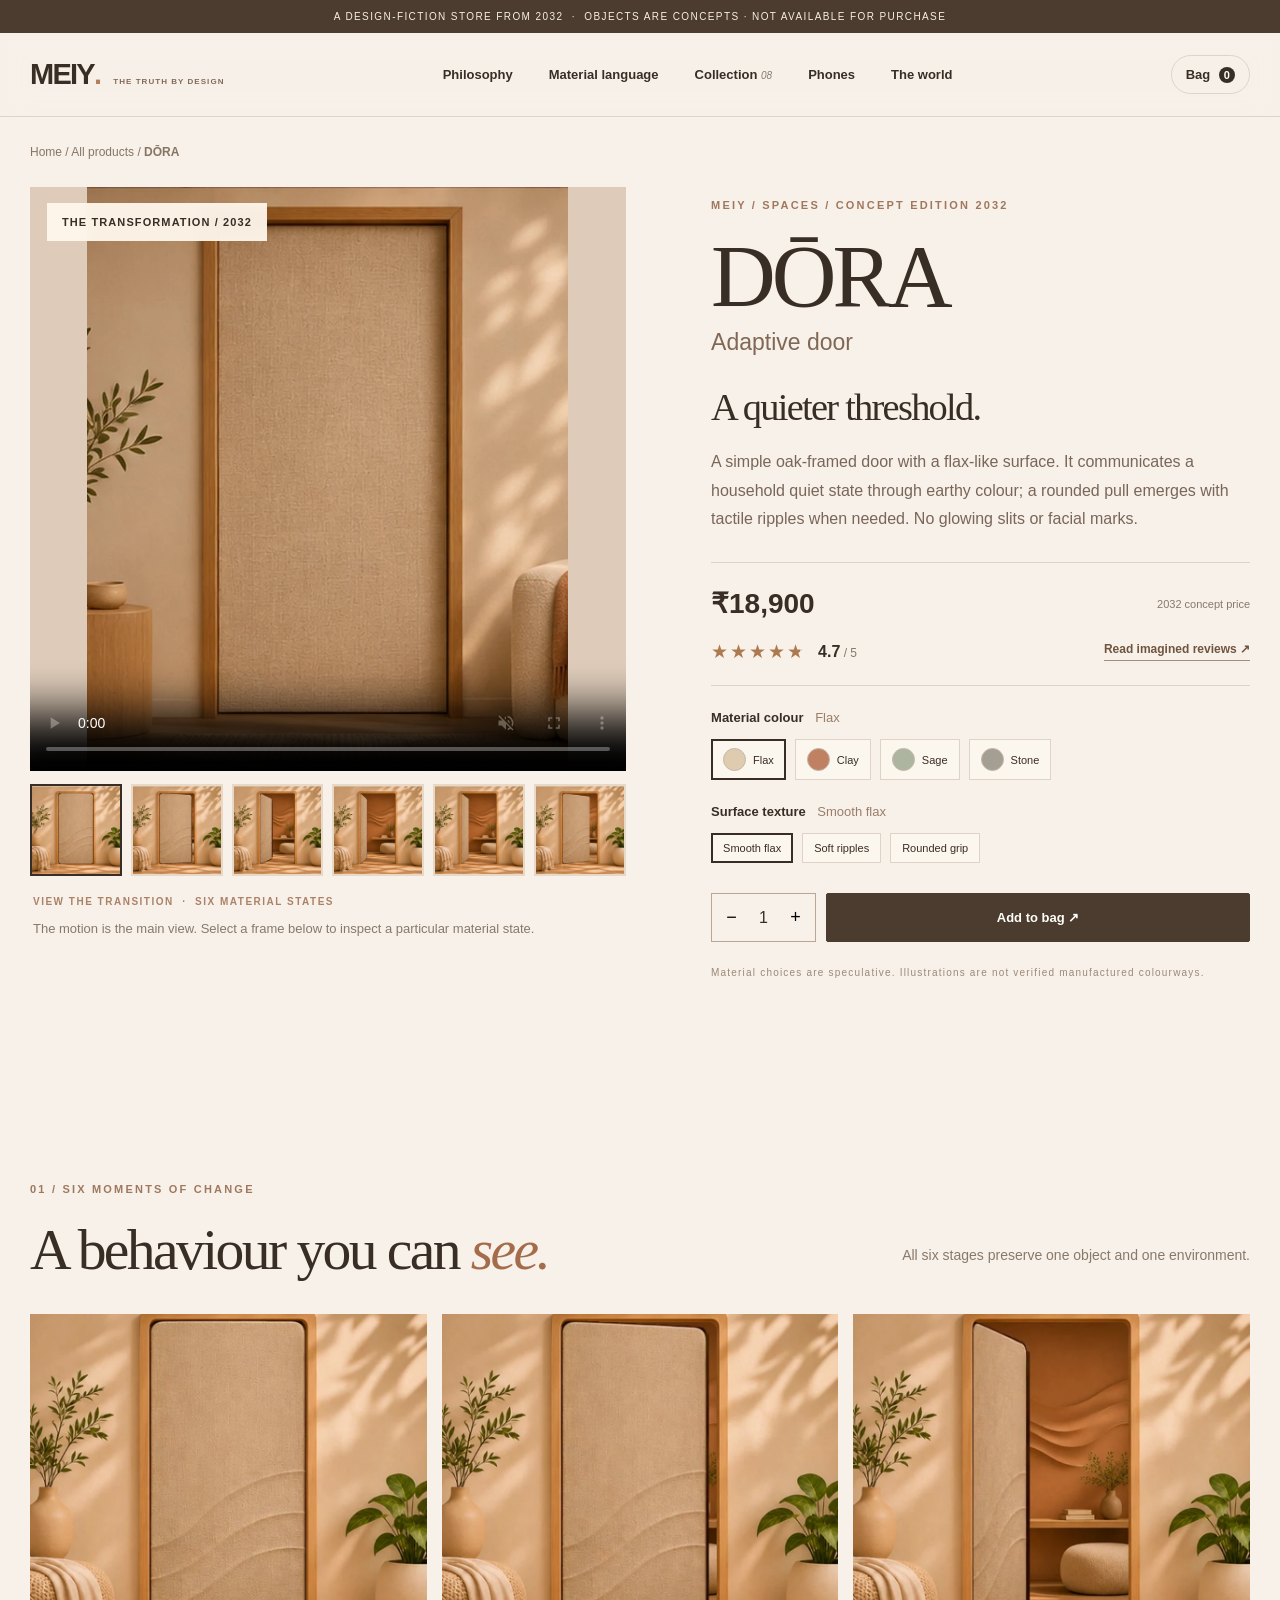
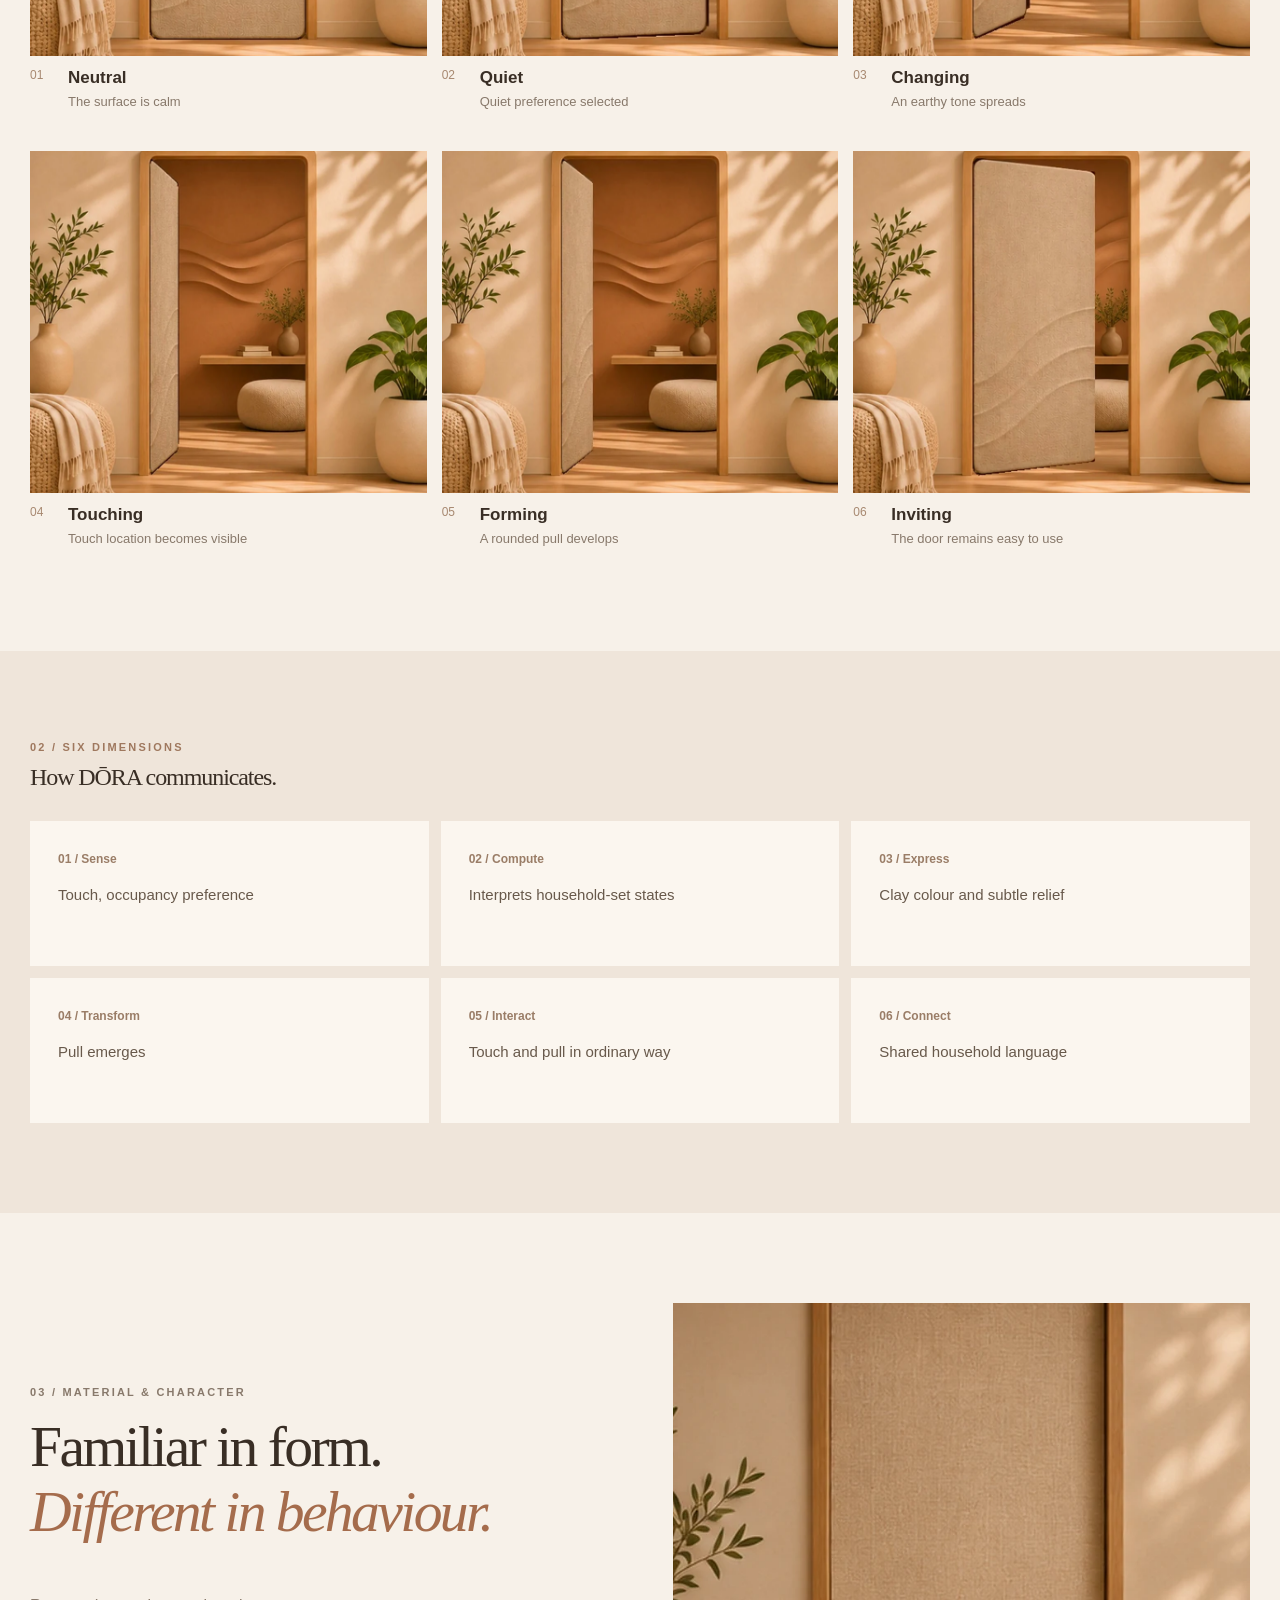
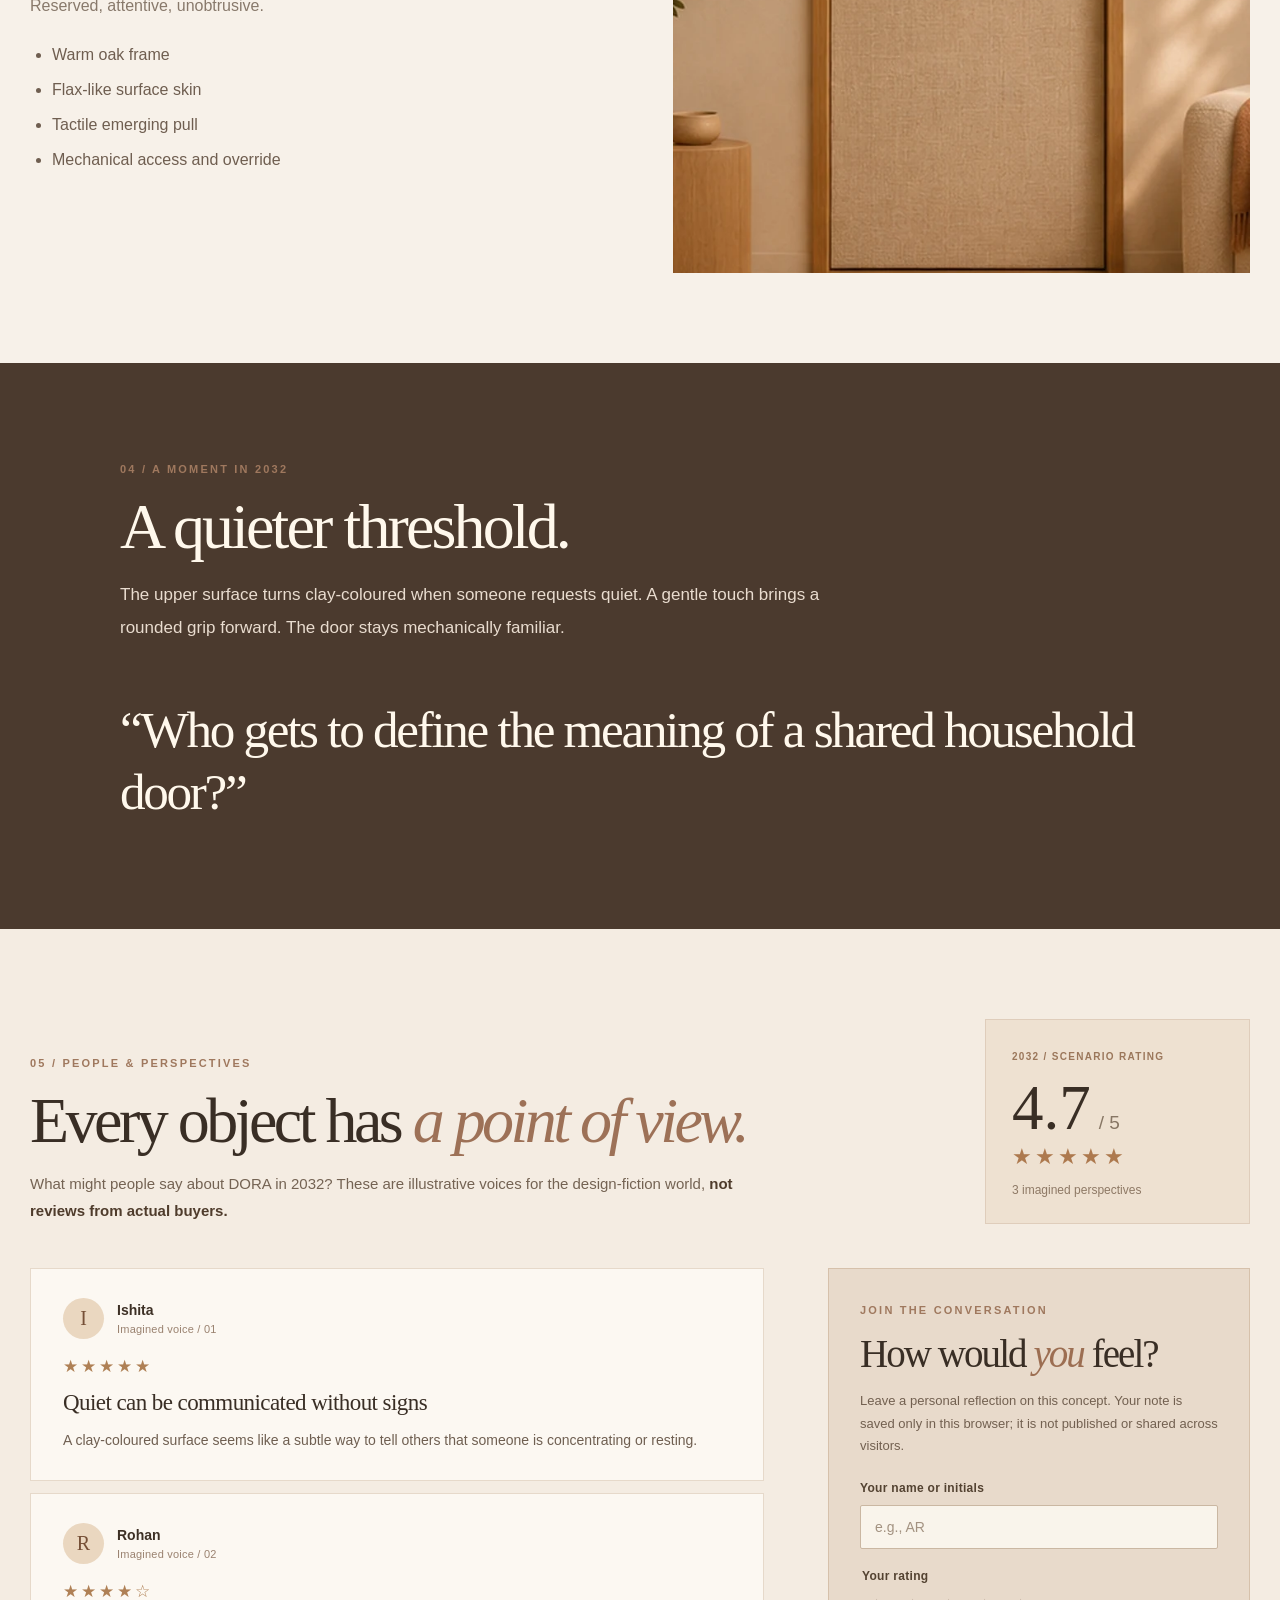
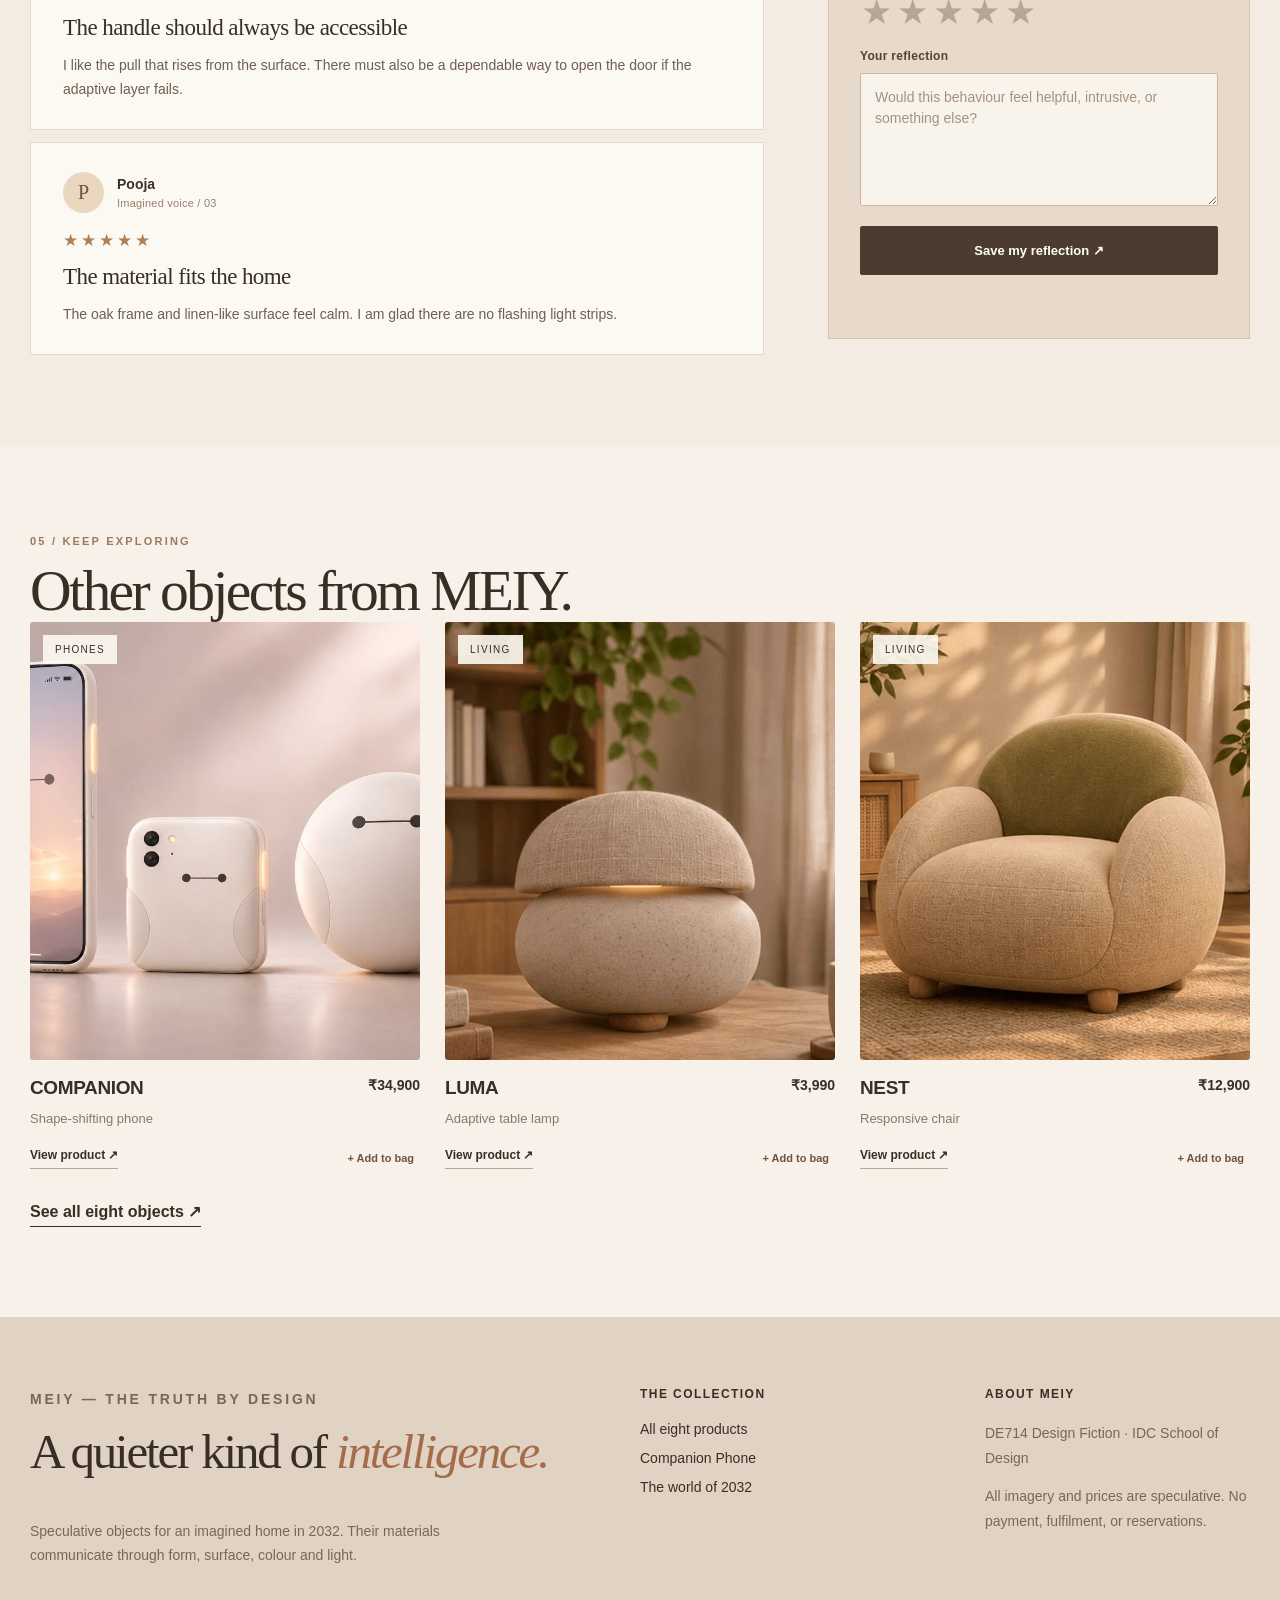
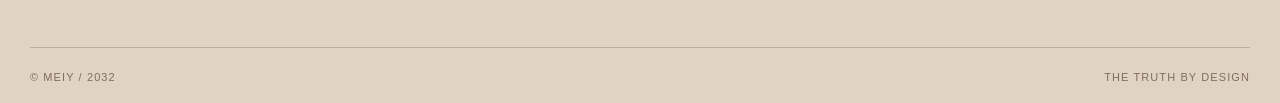
<file: products/dora.html>
<!DOCTYPE html>

<html lang="en"><head><meta charset="utf-8"/><meta content="width=device-width,initial-scale=1" name="viewport"/><meta content="#f7f1e9" name="theme-color"/><title>DŌRA — Adaptive door | MEIY</title><meta content="A simple oak-framed door with a flax-like surface. It communicates a household quiet state through earthy colour; a rounded pull emerges with tactile ripples when needed. No glowing slits or facial marks." name="description"/><link href="../favicon.svg" rel="icon" type="image/svg+xml"/><link href="../styles.css" rel="stylesheet"/></head><body><div class="announcement">A DESIGN-FICTION STORE FROM 2032  ·  Objects are concepts · Not available for purchase</div><header class="header"><nav class="wrap topnav"><a aria-label="Meiy home" class="brand" href="../index.html">MEIY<span>.</span><small>THE TRUTH BY DESIGN</small></a><button aria-expanded="false" aria-label="Toggle menu" class="menu-btn" data-menu="" type="button">☰</button><div class="navitems" id="navitems"><a href="../index.html#philosophy">Philosophy</a><a href="../index.html#language">Material language</a><a href="../index.html#collection">Collection <em>08</em></a><a data-jump-phones="" href="../index.html#collection">Phones</a><a href="../index.html#story">The world</a></div><button aria-label="Open shopping bag" class="bagbutton" data-open-bag="" type="button">Bag <span data-bag-count="">0</span></button></nav></header><main data-product-id="dora"><div class="wrap breadcrumbs"><a href="../index.html">Home</a> / <a href="../index.html#collection">All products</a> / <strong>DŌRA</strong></div>
<section class="product-intro wrap"><div class="product-gallery"><div class="main-image motion-hero"><video aria-label="Dora transformation study" autoplay="" controls="" data-main-video="" loop="" muted="" playsinline="" poster="../assets/dora-card.webp" preload="metadata"><source src="../assets/dora.mp4" type="video/mp4"/>Your browser does not support embedded motion.</video>
<img alt="Dora transformation still frame 1" data-main-image="" hidden="" src="../assets/dora-1.webp"/>
<div class="motion-hero-caption"><span data-frame-count="">THE TRANSFORMATION / 2032</span><button class="back-to-motion" data-return-video="" hidden="" type="button">↺   Watch transition</button></div>
<div class="image-nav" hidden=""><button aria-label="Previous stage" data-prev="" type="button">←</button><button aria-label="Next stage" data-next="" type="button">→</button></div></div><div class="thumbs"><button aria-label="View stage 1: Neutral" aria-pressed="true" class="thumb current" data-stage="1" type="button"><img alt="" src="../assets/dora-1.webp"/></button><button aria-label="View stage 2: Quiet" aria-pressed="false" class="thumb" data-stage="2" type="button"><img alt="" src="../assets/dora-2.webp"/></button><button aria-label="View stage 3: Changing" aria-pressed="false" class="thumb" data-stage="3" type="button"><img alt="" src="../assets/dora-3.webp"/></button><button aria-label="View stage 4: Touching" aria-pressed="false" class="thumb" data-stage="4" type="button"><img alt="" src="../assets/dora-4.webp"/></button><button aria-label="View stage 5: Forming" aria-pressed="false" class="thumb" data-stage="5" type="button"><img alt="" src="../assets/dora-5.webp"/></button><button aria-label="View stage 6: Inviting" aria-pressed="false" class="thumb" data-stage="6" type="button"><img alt="" src="../assets/dora-6.webp"/></button></div><p class="gallery-legend">VIEW THE TRANSITION  ·  SIX MATERIAL STATES</p><p class="image-caption" data-stage-caption="">The motion is the main view. Select a frame below to inspect a particular material state.</p></div><div class="product-info"><p class="eyebrow">MEIY / SPACES / CONCEPT EDITION 2032</p><h1>DŌRA</h1><h3>Adaptive door</h3><h2>A quieter threshold.</h2><p>A simple oak-framed door with a flax-like surface. It communicates a household quiet state through earthy colour; a rounded pull emerges with tactile ripples when needed. No glowing slits or facial marks.</p><div class="price">₹18,900 <small>2032 concept price</small></div><div aria-label="4.7 out of 5, based on three imagined perspectives" class="rating-teaser"><span aria-hidden="true" class="rating-teaser-stars" style="--rating-fill:94.00%">★★★★★</span> <strong>4.7<small> / 5</small></strong> <a href="#reviews">Read imagined reviews ↗</a></div><div class="options"><strong>Material colour <em data-color-name="">Flax</em></strong><div class="swatches"><button aria-pressed="true" class="swatch selected" data-swatch="Flax" type="button"><span style="background:#dfcbb0"></span>Flax</button><button aria-pressed="false" class="swatch" data-swatch="Clay" type="button"><span style="background:#c08163"></span>Clay</button><button aria-pressed="false" class="swatch" data-swatch="Sage" type="button"><span style="background:#adb5a0"></span>Sage</button><button aria-pressed="false" class="swatch" data-swatch="Stone" type="button"><span style="background:#a59e92"></span>Stone</button></div><strong>Surface texture <em data-texture-name="">Smooth flax</em></strong><div class="finishes"><button aria-pressed="true" class="finish selected" data-texture="Smooth flax" type="button">Smooth flax</button><button aria-pressed="false" class="finish" data-texture="Soft ripples" type="button">Soft ripples</button><button aria-pressed="false" class="finish" data-texture="Rounded grip" type="button">Rounded grip</button></div></div><div class="purchase"><div class="quantity"><button data-minus="" type="button">−</button><span data-qty="">1</span><button data-plus="" type="button">+</button></div><button class="btn dark" data-add-bag="dora" type="button">Add to bag ↗</button></div><p class="tiny">Material choices are speculative. Illustrations are not verified manufactured colourways.</p></div></section>
<section class="section wrap"><p class="eyebrow">01 / SIX MOMENTS OF CHANGE</p><div class="section-heading"><h2>A behaviour you can <i>see.</i></h2><p class="hint">All six stages preserve one object and one environment.</p></div><div class="sequence-grid"><figure class="sequence-card"><img alt="DŌRA stage 1: Neutral" loading="lazy" src="../assets/dora-1.webp"/><figcaption><span>01</span><strong>Neutral</strong><p>The surface is calm</p></figcaption></figure><figure class="sequence-card"><img alt="DŌRA stage 2: Quiet" loading="lazy" src="../assets/dora-2.webp"/><figcaption><span>02</span><strong>Quiet</strong><p>Quiet preference selected</p></figcaption></figure><figure class="sequence-card"><img alt="DŌRA stage 3: Changing" loading="lazy" src="../assets/dora-3.webp"/><figcaption><span>03</span><strong>Changing</strong><p>An earthy tone spreads</p></figcaption></figure><figure class="sequence-card"><img alt="DŌRA stage 4: Touching" loading="lazy" src="../assets/dora-4.webp"/><figcaption><span>04</span><strong>Touching</strong><p>Touch location becomes visible</p></figcaption></figure><figure class="sequence-card"><img alt="DŌRA stage 5: Forming" loading="lazy" src="../assets/dora-5.webp"/><figcaption><span>05</span><strong>Forming</strong><p>A rounded pull develops</p></figcaption></figure><figure class="sequence-card"><img alt="DŌRA stage 6: Inviting" loading="lazy" src="../assets/dora-6.webp"/><figcaption><span>06</span><strong>Inviting</strong><p>The door remains easy to use</p></figcaption></figure></div></section>
<section class="section soft"><div class="wrap"><p class="eyebrow">02 / SIX DIMENSIONS</p><h2>How DŌRA communicates.</h2><div class="dimensions"><article><span>01 / Sense</span><p>Touch, occupancy preference</p></article><article><span>02 / Compute</span><p>Interprets household-set states</p></article><article><span>03 / Express</span><p>Clay colour and subtle relief</p></article><article><span>04 / Transform</span><p>Pull emerges</p></article><article><span>05 / Interact</span><p>Touch and pull in ordinary way</p></article><article><span>06 / Connect</span><p>Shared household language</p></article></div></div></section>
<section class="section materials wrap"><div><p class="eyebrow">03 / MATERIAL &amp; CHARACTER</p><h2>Familiar in form.<br/><i>Different in behaviour.</i></h2><p>Reserved, attentive, unobtrusive.</p><ul><li>Warm oak frame</li><li>Flax-like surface skin</li><li>Tactile emerging pull</li><li>Mechanical access and override</li></ul></div><img alt="DŌRA in its material finish" loading="lazy" src="../assets/dora-card.webp"/></section>
<section class="scenario"><div class="wrap"><p class="eyebrow">04 / A MOMENT IN 2032</p><h2>A quieter threshold.</h2><p>The upper surface turns clay-coloured when someone requests quiet. A gentle touch brings a rounded grip forward. The door stays mechanically familiar.</p><blockquote>“Who gets to define the meaning of a shared household door?”</blockquote></div></section><section aria-labelledby="reviews-title" class="section reviews-section" data-reviews-product="dora" id="reviews">
<div class="wrap">
<div class="reviews-heading"><div><p class="eyebrow">05 / PEOPLE &amp; PERSPECTIVES</p><h2 id="reviews-title">Every object has <i>a point of view.</i></h2><p>What might people say about DORA in 2032? These are illustrative voices for the design-fiction world, <strong>not reviews from actual buyers.</strong></p></div>
<div class="review-summary"><span class="review-summary-label">2032 / SCENARIO RATING</span><div class="review-summary-score"><strong>4.7</strong><span> / 5</span></div><div aria-label="4.7 of 5 stars" class="review-summary-stars" style="--rating-fill:94.00%">★★★★★</div><small>3 imagined perspectives</small></div></div>
<div class="review-layout"><div aria-label="Imagined perspectives" class="review-list" id="review-list"></div>
<aside class="review-compose"><span class="eyebrow">JOIN THE CONVERSATION</span><h3>How would <i>you</i> feel?</h3><p>Leave a personal reflection on this concept. Your note is saved only in this browser; it is not published or shared across visitors.</p>
<form class="review-form" data-review-form="">
<label for="review-name">Your name or initials</label><input autocomplete="nickname" id="review-name" maxlength="48" name="name" placeholder="e.g., AR" required=""/>
<fieldset class="review-stars"><legend>Your rating</legend><div aria-label="Choose rating from one to five stars" class="star-input" role="group">
<input id="star-5" name="rating" required="" type="radio" value="5"/><label for="star-5" title="5 stars">★<span class="sr-only">5 stars</span></label>
<input id="star-4" name="rating" type="radio" value="4"/><label for="star-4" title="4 stars">★<span class="sr-only">4 stars</span></label>
<input id="star-3" name="rating" type="radio" value="3"/><label for="star-3" title="3 stars">★<span class="sr-only">3 stars</span></label>
<input id="star-2" name="rating" type="radio" value="2"/><label for="star-2" title="2 stars">★<span class="sr-only">2 stars</span></label>
<input id="star-1" name="rating" type="radio" value="1"/><label for="star-1" title="1 star">★<span class="sr-only">1 star</span></label>
</div></fieldset>
<label for="review-body">Your reflection</label><textarea id="review-body" maxlength="950" minlength="20" name="body" placeholder="Would this behaviour feel helpful, intrusive, or something else?" required="" rows="5"></textarea>
<button class="btn dark full" type="submit">Save my reflection ↗</button><p aria-live="polite" class="review-form-status" data-review-status="" role="status"></p>
</form><div class="my-reflection" hidden="" id="my-reflection"></div></aside></div>
</div></section>
<section class="section wrap"><p class="eyebrow">05 / KEEP EXPLORING</p><h2>Other objects from MEIY.</h2><div class="products-grid related"><article class="card" data-category="Phones" data-search="companion shape-shifting phone"><a aria-label="View COMPANION" class="card-image" href="../products/companion.html"><img alt="COMPANION Shape-shifting phone visual" loading="lazy" src="../assets/companion-card.webp"/><span class="card-tag">Phones</span></a><div class="card-row"><h3><a href="../products/companion.html">COMPANION</a></h3><span>₹34,900</span></div><p>Shape-shifting phone</p><div class="card-actions"><a href="../products/companion.html">View product ↗</a><button data-add-bag="companion" type="button">+ Add to bag</button></div></article><article class="card" data-category="Living" data-search="luma adaptive table lamp"><a aria-label="View LUMA" class="card-image" href="../products/luma.html"><img alt="LUMA Adaptive table lamp visual" loading="lazy" src="../assets/luma-card.webp"/><span class="card-tag">Living</span></a><div class="card-row"><h3><a href="../products/luma.html">LUMA</a></h3><span>₹3,990</span></div><p>Adaptive table lamp</p><div class="card-actions"><a href="../products/luma.html">View product ↗</a><button data-add-bag="luma" type="button">+ Add to bag</button></div></article><article class="card" data-category="Living" data-search="nest responsive chair"><a aria-label="View NEST" class="card-image" href="../products/nest.html"><img alt="NEST Responsive chair visual" loading="lazy" src="../assets/nest-card.webp"/><span class="card-tag">Living</span></a><div class="card-row"><h3><a href="../products/nest.html">NEST</a></h3><span>₹12,900</span></div><p>Responsive chair</p><div class="card-actions"><a href="../products/nest.html">View product ↗</a><button data-add-bag="nest" type="button">+ Add to bag</button></div></article></div><a class="all-link" href="../index.html#collection">See all eight objects ↗</a></section></main><footer class="footer"><div class="wrap footer-grid"><div><p class="eyebrow">MEIY — THE TRUTH BY DESIGN</p><h2>A quieter kind of <i>intelligence.</i></h2><p>Speculative objects for an imagined home in 2032. Their materials communicate through form, surface, colour and light.</p></div><div><b>The collection</b><a href="../index.html#collection">All eight products</a><a href="../products/companion.html">Companion Phone</a><a href="../index.html#story">The world of 2032</a></div><div><b>About MEIY</b><p>DE714 Design Fiction · IDC School of Design</p><p>All imagery and prices are speculative. No payment, fulfilment, or reservations.</p></div></div><div class="wrap foot-bottom">© MEIY / 2032 <span>THE TRUTH BY DESIGN</span></div></footer><div class="scrim" data-close-bag=""></div><aside aria-label="Shopping bag" aria-modal="true" class="cart" role="dialog"><div class="cart-heading"><h2>Bag <span>2032</span></h2><button aria-label="Close bag" data-close-bag="" type="button">×</button></div><div class="cart-entries" data-cart-entries=""></div><div class="cart-bottom"><p data-cart-total=""></p><button class="btn dark full" data-concept-checkout="" type="button">Continue ↗</button><small>Concept catalogue · No actual payment or delivery.</small></div></aside><div aria-live="polite" class="toast" data-toast="" role="status"></div><dialog id="concept-dialog"><button aria-label="Close dialog" class="dialog-close" data-close-dialog="">×</button><p class="eyebrow">IN THE YEAR 2032</p><h2>The purchase belongs to 2032.</h2><p>MEIY is a design-fiction store. These objects are concepts, not manufactured products. There is no payment or shipping.</p><button class="btn dark" data-close-dialog="">Continue exploring ↗</button></dialog><script defer="" src="../products.js"></script><script defer="" src="../review-data.js"></script><script defer="" src="../site.js"></script><script defer="" src="../reviews.js"></script></body></html>
</file>
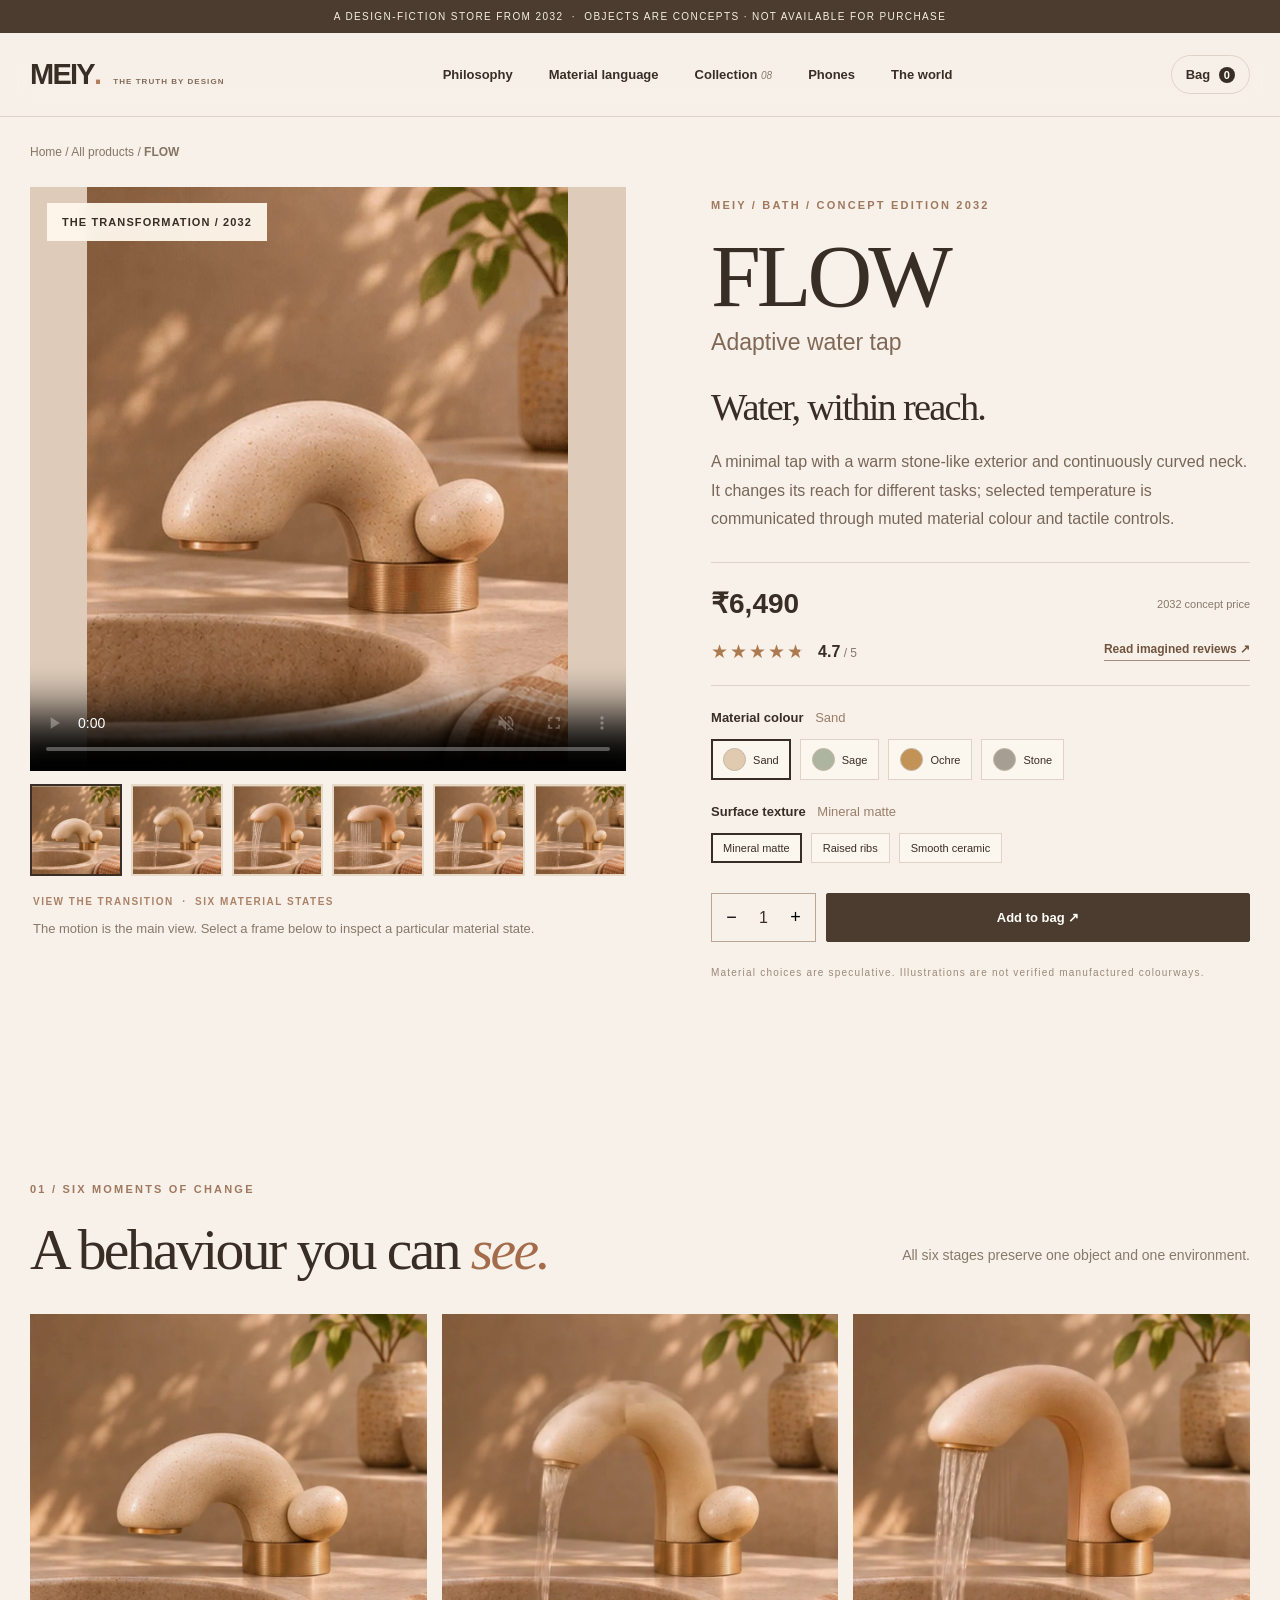
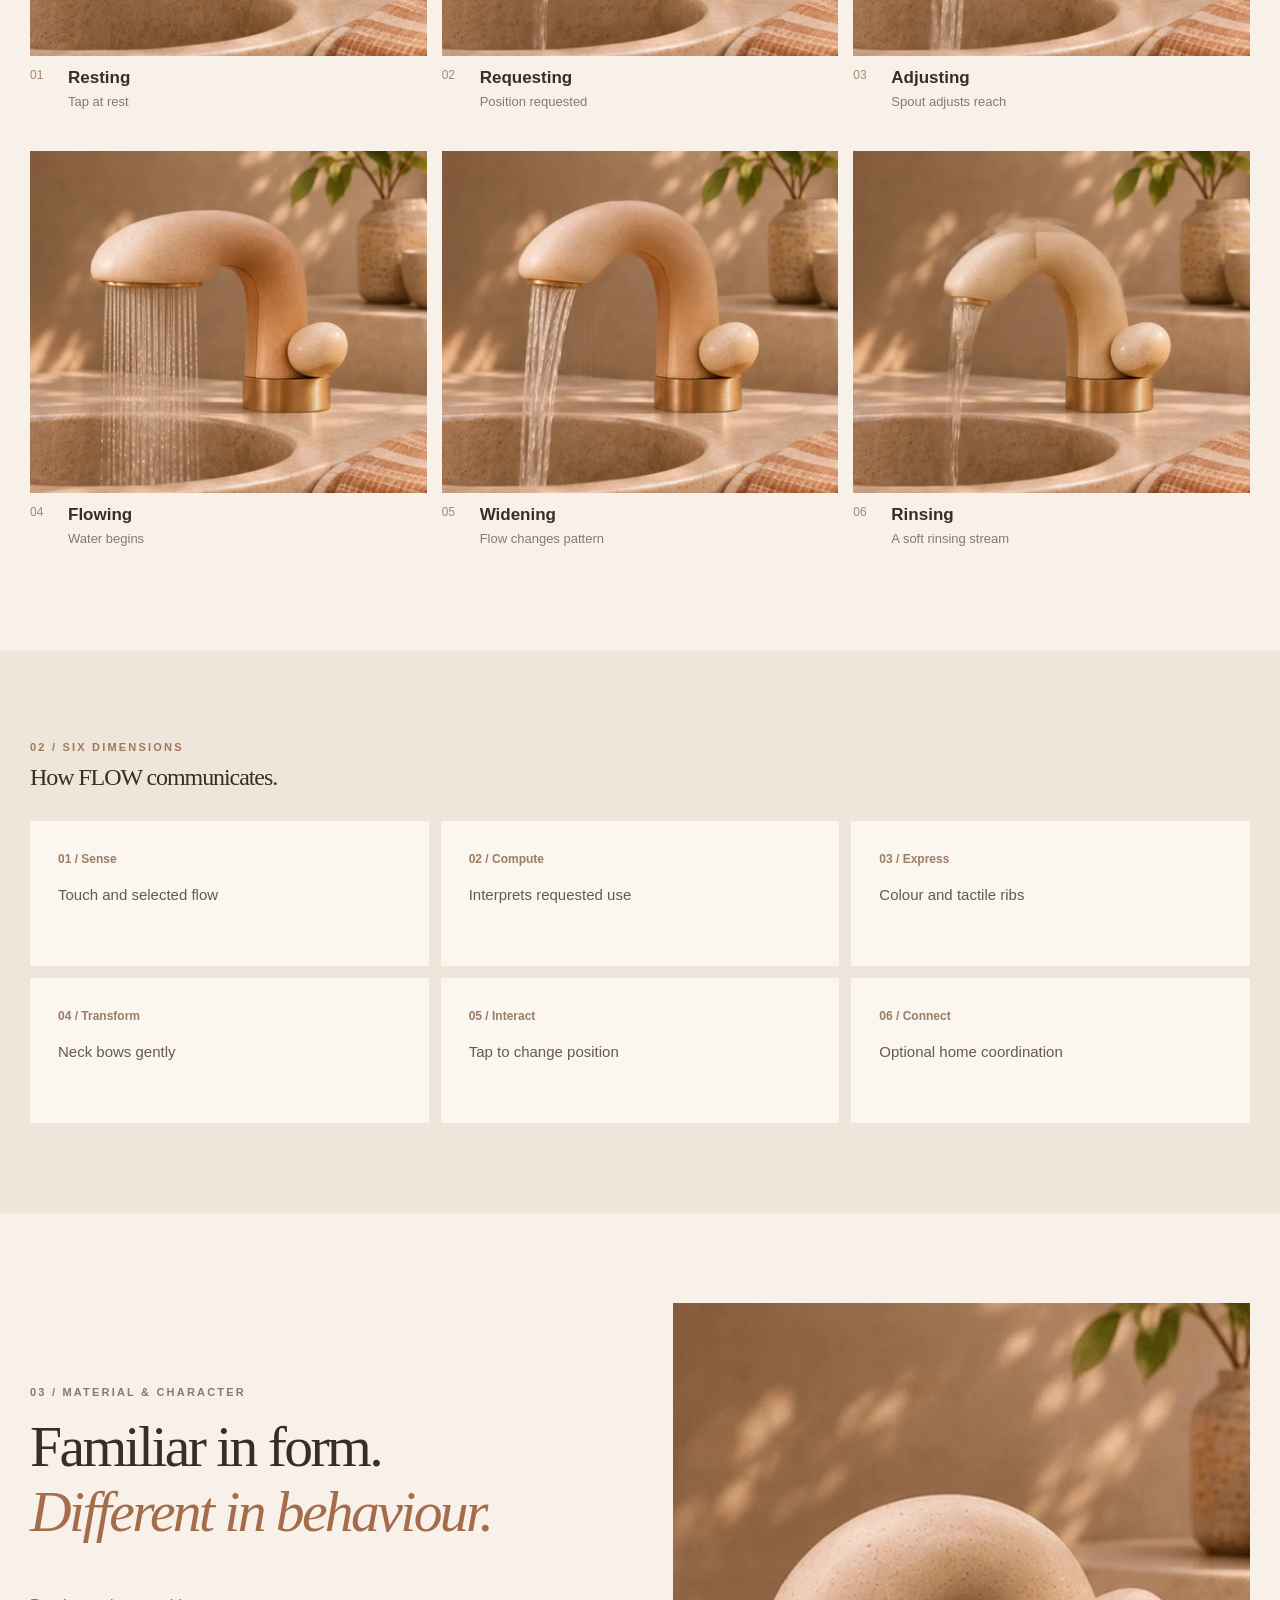
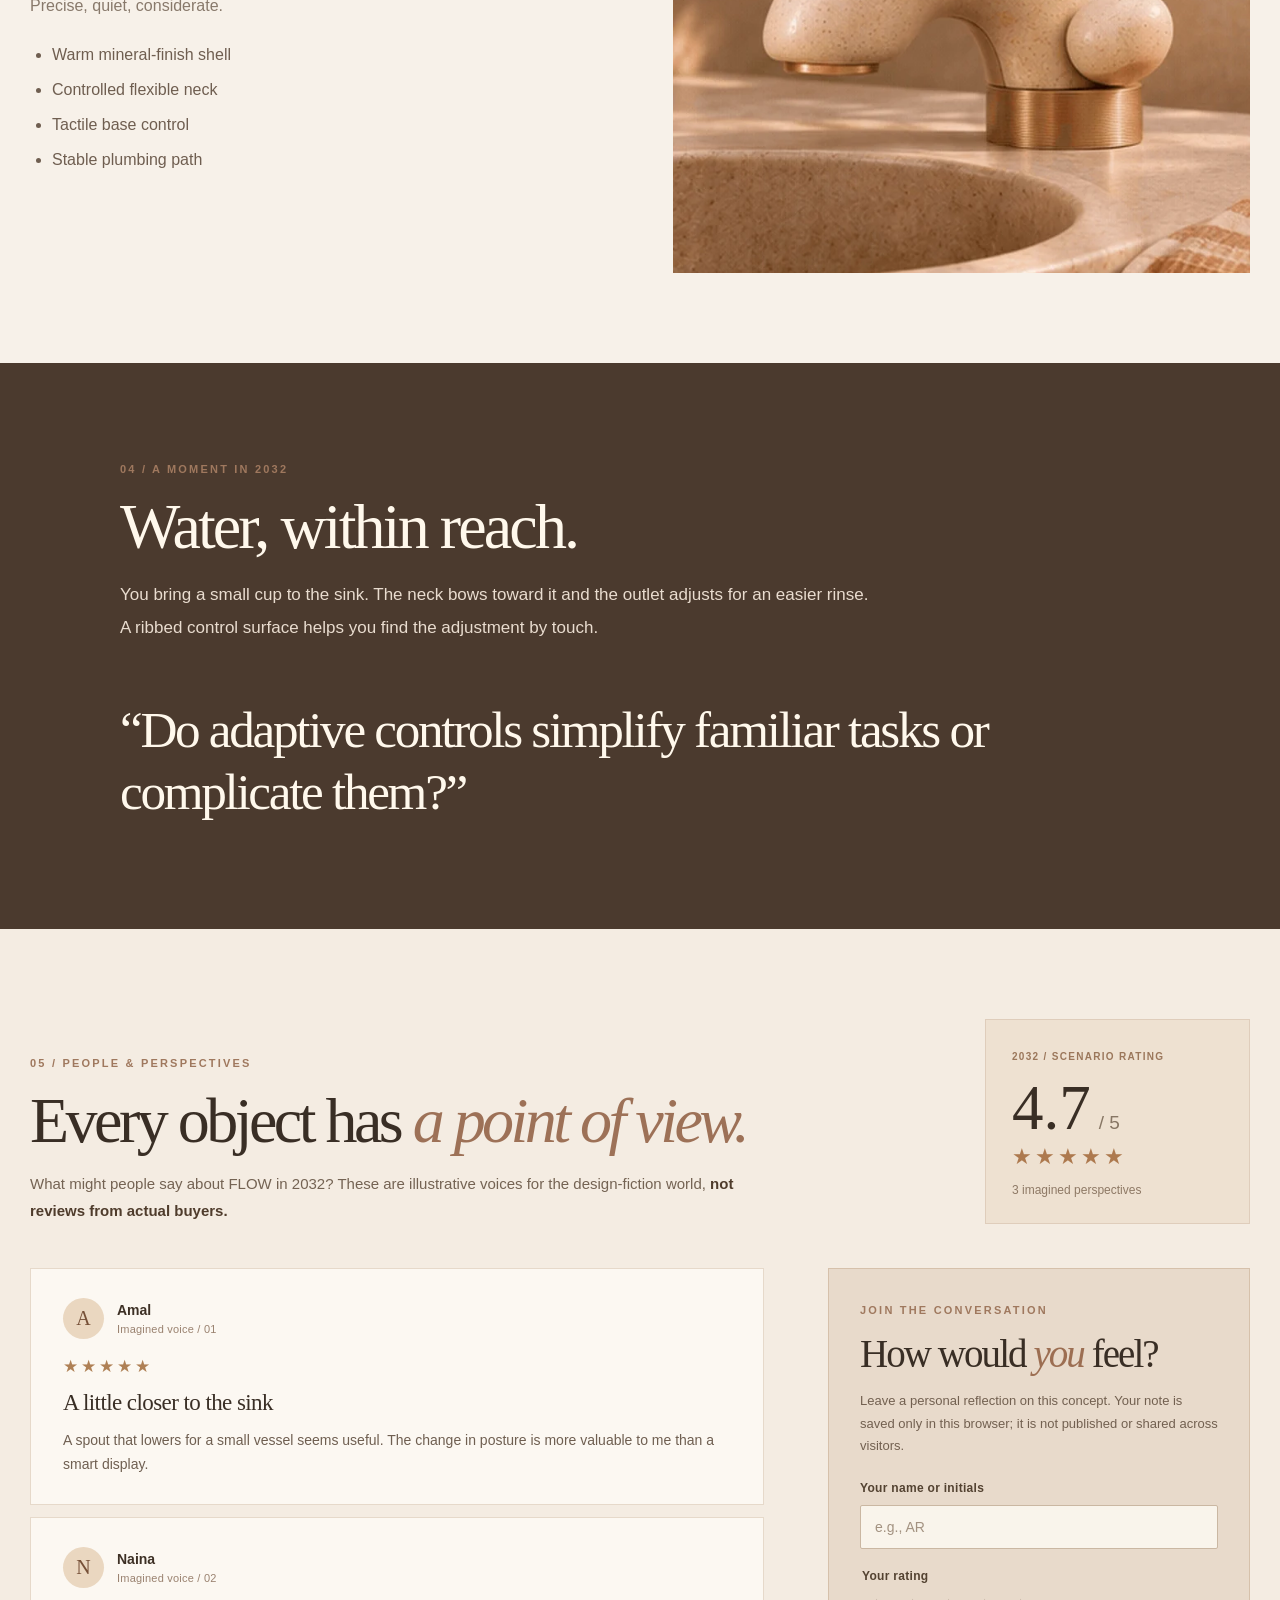
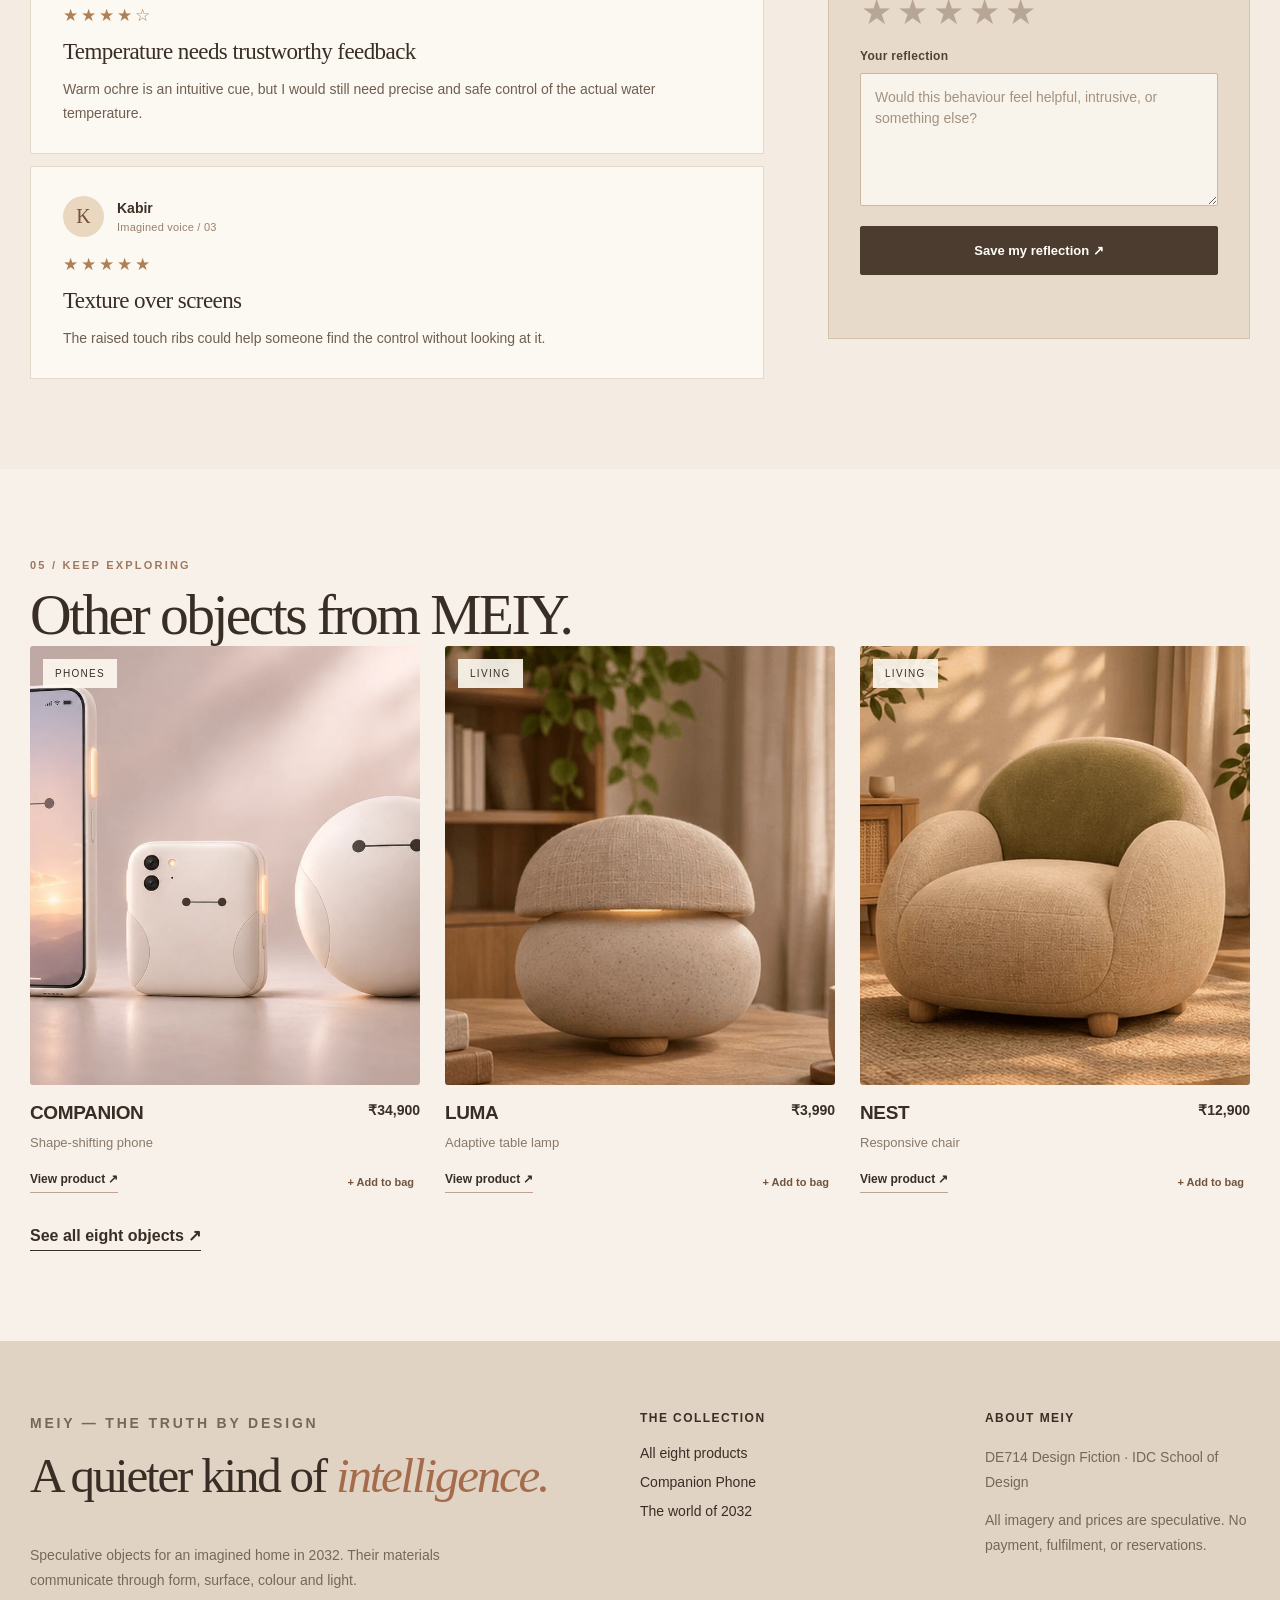
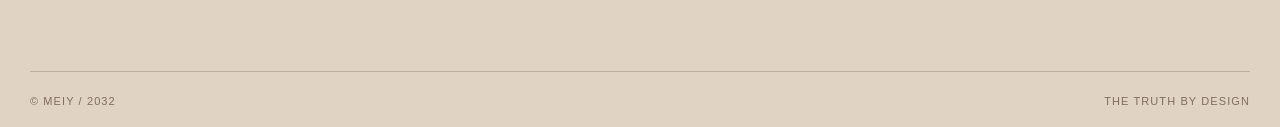
<file: products/flow.html>
<!DOCTYPE html>

<html lang="en"><head><meta charset="utf-8"/><meta content="width=device-width,initial-scale=1" name="viewport"/><meta content="#f7f1e9" name="theme-color"/><title>FLOW — Adaptive water tap | MEIY</title><meta content="A minimal tap with a warm stone-like exterior and continuously curved neck. It changes its reach for different tasks; selected temperature is communicated through muted material colour and tactile controls." name="description"/><link href="../favicon.svg" rel="icon" type="image/svg+xml"/><link href="../styles.css" rel="stylesheet"/></head><body><div class="announcement">A DESIGN-FICTION STORE FROM 2032  ·  Objects are concepts · Not available for purchase</div><header class="header"><nav class="wrap topnav"><a aria-label="Meiy home" class="brand" href="../index.html">MEIY<span>.</span><small>THE TRUTH BY DESIGN</small></a><button aria-expanded="false" aria-label="Toggle menu" class="menu-btn" data-menu="" type="button">☰</button><div class="navitems" id="navitems"><a href="../index.html#philosophy">Philosophy</a><a href="../index.html#language">Material language</a><a href="../index.html#collection">Collection <em>08</em></a><a data-jump-phones="" href="../index.html#collection">Phones</a><a href="../index.html#story">The world</a></div><button aria-label="Open shopping bag" class="bagbutton" data-open-bag="" type="button">Bag <span data-bag-count="">0</span></button></nav></header><main data-product-id="flow"><div class="wrap breadcrumbs"><a href="../index.html">Home</a> / <a href="../index.html#collection">All products</a> / <strong>FLOW</strong></div>
<section class="product-intro wrap"><div class="product-gallery"><div class="main-image motion-hero"><video aria-label="Flow transformation study" autoplay="" controls="" data-main-video="" loop="" muted="" playsinline="" poster="../assets/flow-card.webp" preload="metadata"><source src="../assets/flow.mp4" type="video/mp4"/>Your browser does not support embedded motion.</video>
<img alt="Flow transformation still frame 1" data-main-image="" hidden="" src="../assets/flow-1.webp"/>
<div class="motion-hero-caption"><span data-frame-count="">THE TRANSFORMATION / 2032</span><button class="back-to-motion" data-return-video="" hidden="" type="button">↺   Watch transition</button></div>
<div class="image-nav" hidden=""><button aria-label="Previous stage" data-prev="" type="button">←</button><button aria-label="Next stage" data-next="" type="button">→</button></div></div><div class="thumbs"><button aria-label="View stage 1: Resting" aria-pressed="true" class="thumb current" data-stage="1" type="button"><img alt="" src="../assets/flow-1.webp"/></button><button aria-label="View stage 2: Requesting" aria-pressed="false" class="thumb" data-stage="2" type="button"><img alt="" src="../assets/flow-2.webp"/></button><button aria-label="View stage 3: Adjusting" aria-pressed="false" class="thumb" data-stage="3" type="button"><img alt="" src="../assets/flow-3.webp"/></button><button aria-label="View stage 4: Flowing" aria-pressed="false" class="thumb" data-stage="4" type="button"><img alt="" src="../assets/flow-4.webp"/></button><button aria-label="View stage 5: Widening" aria-pressed="false" class="thumb" data-stage="5" type="button"><img alt="" src="../assets/flow-5.webp"/></button><button aria-label="View stage 6: Rinsing" aria-pressed="false" class="thumb" data-stage="6" type="button"><img alt="" src="../assets/flow-6.webp"/></button></div><p class="gallery-legend">VIEW THE TRANSITION  ·  SIX MATERIAL STATES</p><p class="image-caption" data-stage-caption="">The motion is the main view. Select a frame below to inspect a particular material state.</p></div><div class="product-info"><p class="eyebrow">MEIY / BATH / CONCEPT EDITION 2032</p><h1>FLOW</h1><h3>Adaptive water tap</h3><h2>Water, within reach.</h2><p>A minimal tap with a warm stone-like exterior and continuously curved neck. It changes its reach for different tasks; selected temperature is communicated through muted material colour and tactile controls.</p><div class="price">₹6,490 <small>2032 concept price</small></div><div aria-label="4.7 out of 5, based on three imagined perspectives" class="rating-teaser"><span aria-hidden="true" class="rating-teaser-stars" style="--rating-fill:94.00%">★★★★★</span> <strong>4.7<small> / 5</small></strong> <a href="#reviews">Read imagined reviews ↗</a></div><div class="options"><strong>Material colour <em data-color-name="">Sand</em></strong><div class="swatches"><button aria-pressed="true" class="swatch selected" data-swatch="Sand" type="button"><span style="background:#e1cbb0"></span>Sand</button><button aria-pressed="false" class="swatch" data-swatch="Sage" type="button"><span style="background:#adb5a0"></span>Sage</button><button aria-pressed="false" class="swatch" data-swatch="Ochre" type="button"><span style="background:#c29256"></span>Ochre</button><button aria-pressed="false" class="swatch" data-swatch="Stone" type="button"><span style="background:#a59e92"></span>Stone</button></div><strong>Surface texture <em data-texture-name="">Mineral matte</em></strong><div class="finishes"><button aria-pressed="true" class="finish selected" data-texture="Mineral matte" type="button">Mineral matte</button><button aria-pressed="false" class="finish" data-texture="Raised ribs" type="button">Raised ribs</button><button aria-pressed="false" class="finish" data-texture="Smooth ceramic" type="button">Smooth ceramic</button></div></div><div class="purchase"><div class="quantity"><button data-minus="" type="button">−</button><span data-qty="">1</span><button data-plus="" type="button">+</button></div><button class="btn dark" data-add-bag="flow" type="button">Add to bag ↗</button></div><p class="tiny">Material choices are speculative. Illustrations are not verified manufactured colourways.</p></div></section>
<section class="section wrap"><p class="eyebrow">01 / SIX MOMENTS OF CHANGE</p><div class="section-heading"><h2>A behaviour you can <i>see.</i></h2><p class="hint">All six stages preserve one object and one environment.</p></div><div class="sequence-grid"><figure class="sequence-card"><img alt="FLOW stage 1: Resting" loading="lazy" src="../assets/flow-1.webp"/><figcaption><span>01</span><strong>Resting</strong><p>Tap at rest</p></figcaption></figure><figure class="sequence-card"><img alt="FLOW stage 2: Requesting" loading="lazy" src="../assets/flow-2.webp"/><figcaption><span>02</span><strong>Requesting</strong><p>Position requested</p></figcaption></figure><figure class="sequence-card"><img alt="FLOW stage 3: Adjusting" loading="lazy" src="../assets/flow-3.webp"/><figcaption><span>03</span><strong>Adjusting</strong><p>Spout adjusts reach</p></figcaption></figure><figure class="sequence-card"><img alt="FLOW stage 4: Flowing" loading="lazy" src="../assets/flow-4.webp"/><figcaption><span>04</span><strong>Flowing</strong><p>Water begins</p></figcaption></figure><figure class="sequence-card"><img alt="FLOW stage 5: Widening" loading="lazy" src="../assets/flow-5.webp"/><figcaption><span>05</span><strong>Widening</strong><p>Flow changes pattern</p></figcaption></figure><figure class="sequence-card"><img alt="FLOW stage 6: Rinsing" loading="lazy" src="../assets/flow-6.webp"/><figcaption><span>06</span><strong>Rinsing</strong><p>A soft rinsing stream</p></figcaption></figure></div></section>
<section class="section soft"><div class="wrap"><p class="eyebrow">02 / SIX DIMENSIONS</p><h2>How FLOW communicates.</h2><div class="dimensions"><article><span>01 / Sense</span><p>Touch and selected flow</p></article><article><span>02 / Compute</span><p>Interprets requested use</p></article><article><span>03 / Express</span><p>Colour and tactile ribs</p></article><article><span>04 / Transform</span><p>Neck bows gently</p></article><article><span>05 / Interact</span><p>Tap to change position</p></article><article><span>06 / Connect</span><p>Optional home coordination</p></article></div></div></section>
<section class="section materials wrap"><div><p class="eyebrow">03 / MATERIAL &amp; CHARACTER</p><h2>Familiar in form.<br/><i>Different in behaviour.</i></h2><p>Precise, quiet, considerate.</p><ul><li>Warm mineral-finish shell</li><li>Controlled flexible neck</li><li>Tactile base control</li><li>Stable plumbing path</li></ul></div><img alt="FLOW in its material finish" loading="lazy" src="../assets/flow-card.webp"/></section>
<section class="scenario"><div class="wrap"><p class="eyebrow">04 / A MOMENT IN 2032</p><h2>Water, within reach.</h2><p>You bring a small cup to the sink. The neck bows toward it and the outlet adjusts for an easier rinse. A ribbed control surface helps you find the adjustment by touch.</p><blockquote>“Do adaptive controls simplify familiar tasks or complicate them?”</blockquote></div></section><section aria-labelledby="reviews-title" class="section reviews-section" data-reviews-product="flow" id="reviews">
<div class="wrap">
<div class="reviews-heading"><div><p class="eyebrow">05 / PEOPLE &amp; PERSPECTIVES</p><h2 id="reviews-title">Every object has <i>a point of view.</i></h2><p>What might people say about FLOW in 2032? These are illustrative voices for the design-fiction world, <strong>not reviews from actual buyers.</strong></p></div>
<div class="review-summary"><span class="review-summary-label">2032 / SCENARIO RATING</span><div class="review-summary-score"><strong>4.7</strong><span> / 5</span></div><div aria-label="4.7 of 5 stars" class="review-summary-stars" style="--rating-fill:94.00%">★★★★★</div><small>3 imagined perspectives</small></div></div>
<div class="review-layout"><div aria-label="Imagined perspectives" class="review-list" id="review-list"></div>
<aside class="review-compose"><span class="eyebrow">JOIN THE CONVERSATION</span><h3>How would <i>you</i> feel?</h3><p>Leave a personal reflection on this concept. Your note is saved only in this browser; it is not published or shared across visitors.</p>
<form class="review-form" data-review-form="">
<label for="review-name">Your name or initials</label><input autocomplete="nickname" id="review-name" maxlength="48" name="name" placeholder="e.g., AR" required=""/>
<fieldset class="review-stars"><legend>Your rating</legend><div aria-label="Choose rating from one to five stars" class="star-input" role="group">
<input id="star-5" name="rating" required="" type="radio" value="5"/><label for="star-5" title="5 stars">★<span class="sr-only">5 stars</span></label>
<input id="star-4" name="rating" type="radio" value="4"/><label for="star-4" title="4 stars">★<span class="sr-only">4 stars</span></label>
<input id="star-3" name="rating" type="radio" value="3"/><label for="star-3" title="3 stars">★<span class="sr-only">3 stars</span></label>
<input id="star-2" name="rating" type="radio" value="2"/><label for="star-2" title="2 stars">★<span class="sr-only">2 stars</span></label>
<input id="star-1" name="rating" type="radio" value="1"/><label for="star-1" title="1 star">★<span class="sr-only">1 star</span></label>
</div></fieldset>
<label for="review-body">Your reflection</label><textarea id="review-body" maxlength="950" minlength="20" name="body" placeholder="Would this behaviour feel helpful, intrusive, or something else?" required="" rows="5"></textarea>
<button class="btn dark full" type="submit">Save my reflection ↗</button><p aria-live="polite" class="review-form-status" data-review-status="" role="status"></p>
</form><div class="my-reflection" hidden="" id="my-reflection"></div></aside></div>
</div></section>
<section class="section wrap"><p class="eyebrow">05 / KEEP EXPLORING</p><h2>Other objects from MEIY.</h2><div class="products-grid related"><article class="card" data-category="Phones" data-search="companion shape-shifting phone"><a aria-label="View COMPANION" class="card-image" href="../products/companion.html"><img alt="COMPANION Shape-shifting phone visual" loading="lazy" src="../assets/companion-card.webp"/><span class="card-tag">Phones</span></a><div class="card-row"><h3><a href="../products/companion.html">COMPANION</a></h3><span>₹34,900</span></div><p>Shape-shifting phone</p><div class="card-actions"><a href="../products/companion.html">View product ↗</a><button data-add-bag="companion" type="button">+ Add to bag</button></div></article><article class="card" data-category="Living" data-search="luma adaptive table lamp"><a aria-label="View LUMA" class="card-image" href="../products/luma.html"><img alt="LUMA Adaptive table lamp visual" loading="lazy" src="../assets/luma-card.webp"/><span class="card-tag">Living</span></a><div class="card-row"><h3><a href="../products/luma.html">LUMA</a></h3><span>₹3,990</span></div><p>Adaptive table lamp</p><div class="card-actions"><a href="../products/luma.html">View product ↗</a><button data-add-bag="luma" type="button">+ Add to bag</button></div></article><article class="card" data-category="Living" data-search="nest responsive chair"><a aria-label="View NEST" class="card-image" href="../products/nest.html"><img alt="NEST Responsive chair visual" loading="lazy" src="../assets/nest-card.webp"/><span class="card-tag">Living</span></a><div class="card-row"><h3><a href="../products/nest.html">NEST</a></h3><span>₹12,900</span></div><p>Responsive chair</p><div class="card-actions"><a href="../products/nest.html">View product ↗</a><button data-add-bag="nest" type="button">+ Add to bag</button></div></article></div><a class="all-link" href="../index.html#collection">See all eight objects ↗</a></section></main><footer class="footer"><div class="wrap footer-grid"><div><p class="eyebrow">MEIY — THE TRUTH BY DESIGN</p><h2>A quieter kind of <i>intelligence.</i></h2><p>Speculative objects for an imagined home in 2032. Their materials communicate through form, surface, colour and light.</p></div><div><b>The collection</b><a href="../index.html#collection">All eight products</a><a href="../products/companion.html">Companion Phone</a><a href="../index.html#story">The world of 2032</a></div><div><b>About MEIY</b><p>DE714 Design Fiction · IDC School of Design</p><p>All imagery and prices are speculative. No payment, fulfilment, or reservations.</p></div></div><div class="wrap foot-bottom">© MEIY / 2032 <span>THE TRUTH BY DESIGN</span></div></footer><div class="scrim" data-close-bag=""></div><aside aria-label="Shopping bag" aria-modal="true" class="cart" role="dialog"><div class="cart-heading"><h2>Bag <span>2032</span></h2><button aria-label="Close bag" data-close-bag="" type="button">×</button></div><div class="cart-entries" data-cart-entries=""></div><div class="cart-bottom"><p data-cart-total=""></p><button class="btn dark full" data-concept-checkout="" type="button">Continue ↗</button><small>Concept catalogue · No actual payment or delivery.</small></div></aside><div aria-live="polite" class="toast" data-toast="" role="status"></div><dialog id="concept-dialog"><button aria-label="Close dialog" class="dialog-close" data-close-dialog="">×</button><p class="eyebrow">IN THE YEAR 2032</p><h2>The purchase belongs to 2032.</h2><p>MEIY is a design-fiction store. These objects are concepts, not manufactured products. There is no payment or shipping.</p><button class="btn dark" data-close-dialog="">Continue exploring ↗</button></dialog><script defer="" src="../products.js"></script><script defer="" src="../review-data.js"></script><script defer="" src="../site.js"></script><script defer="" src="../reviews.js"></script></body></html>
</file>
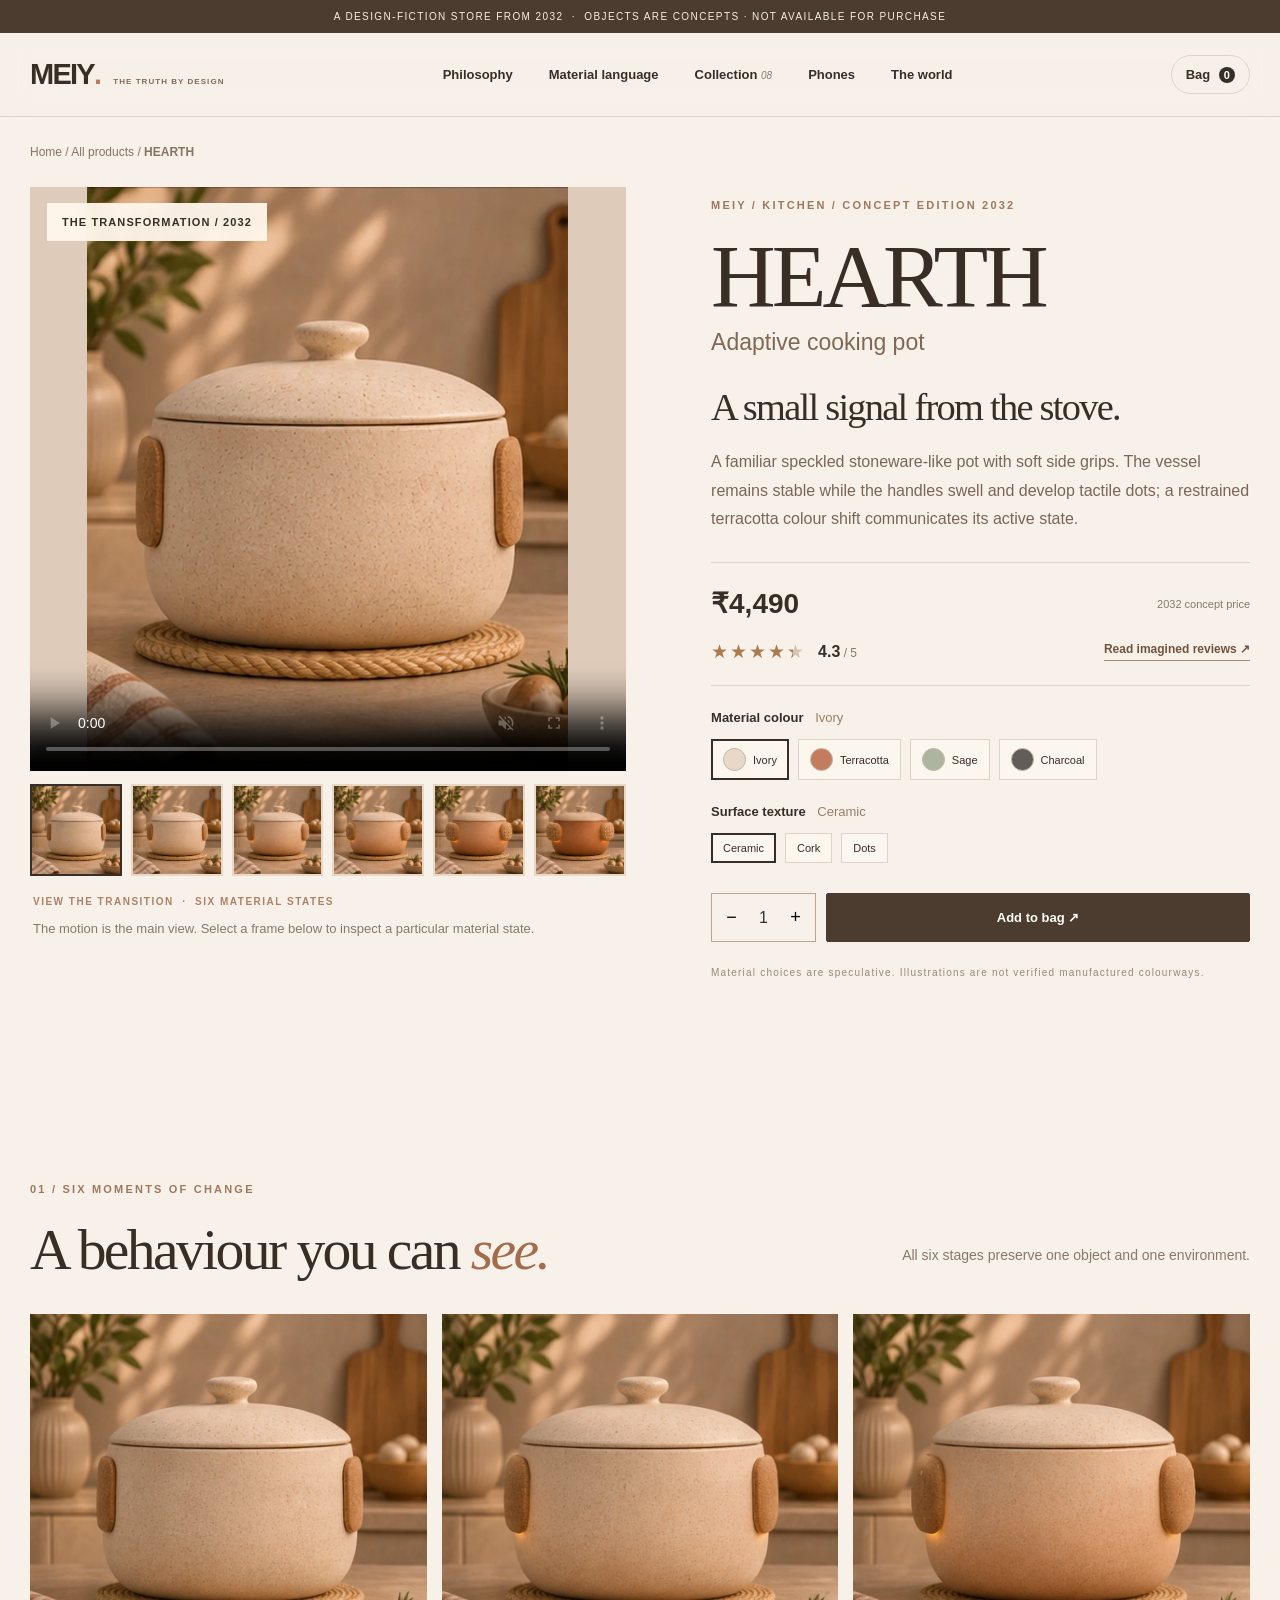
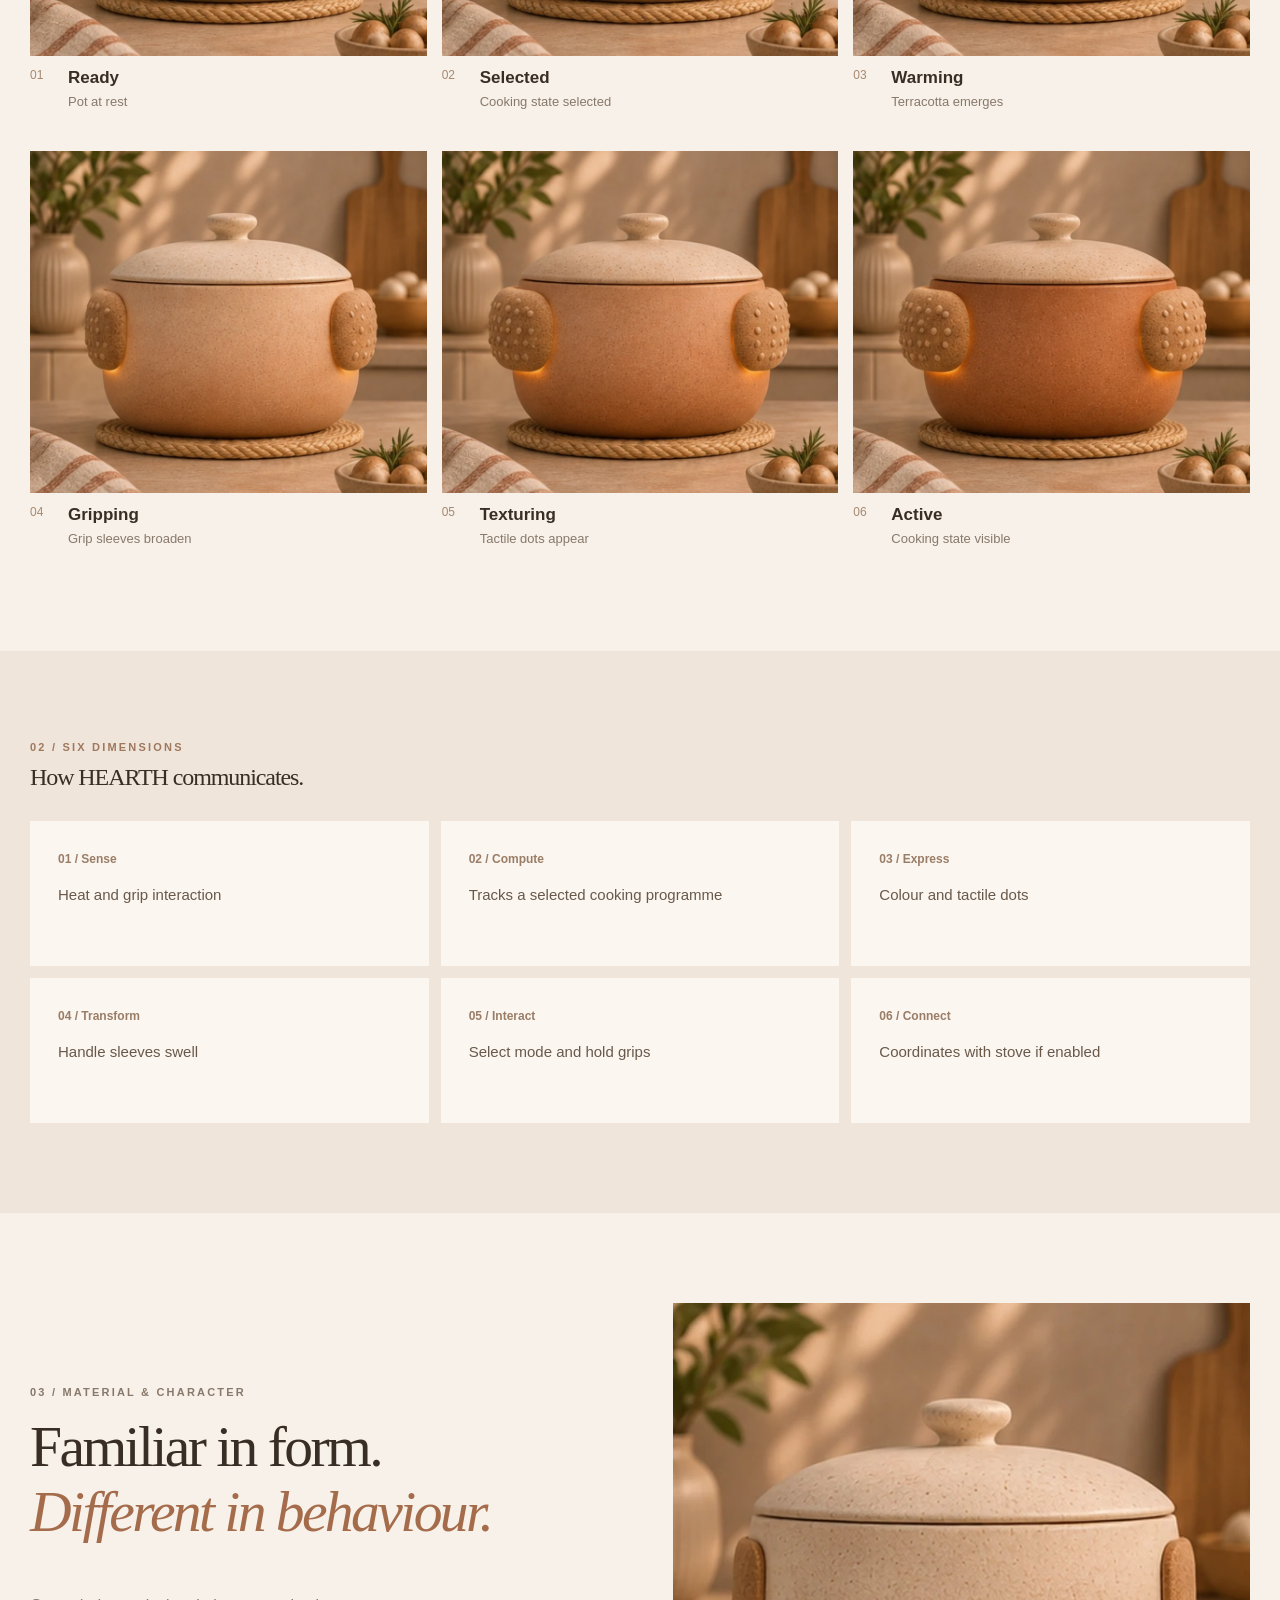
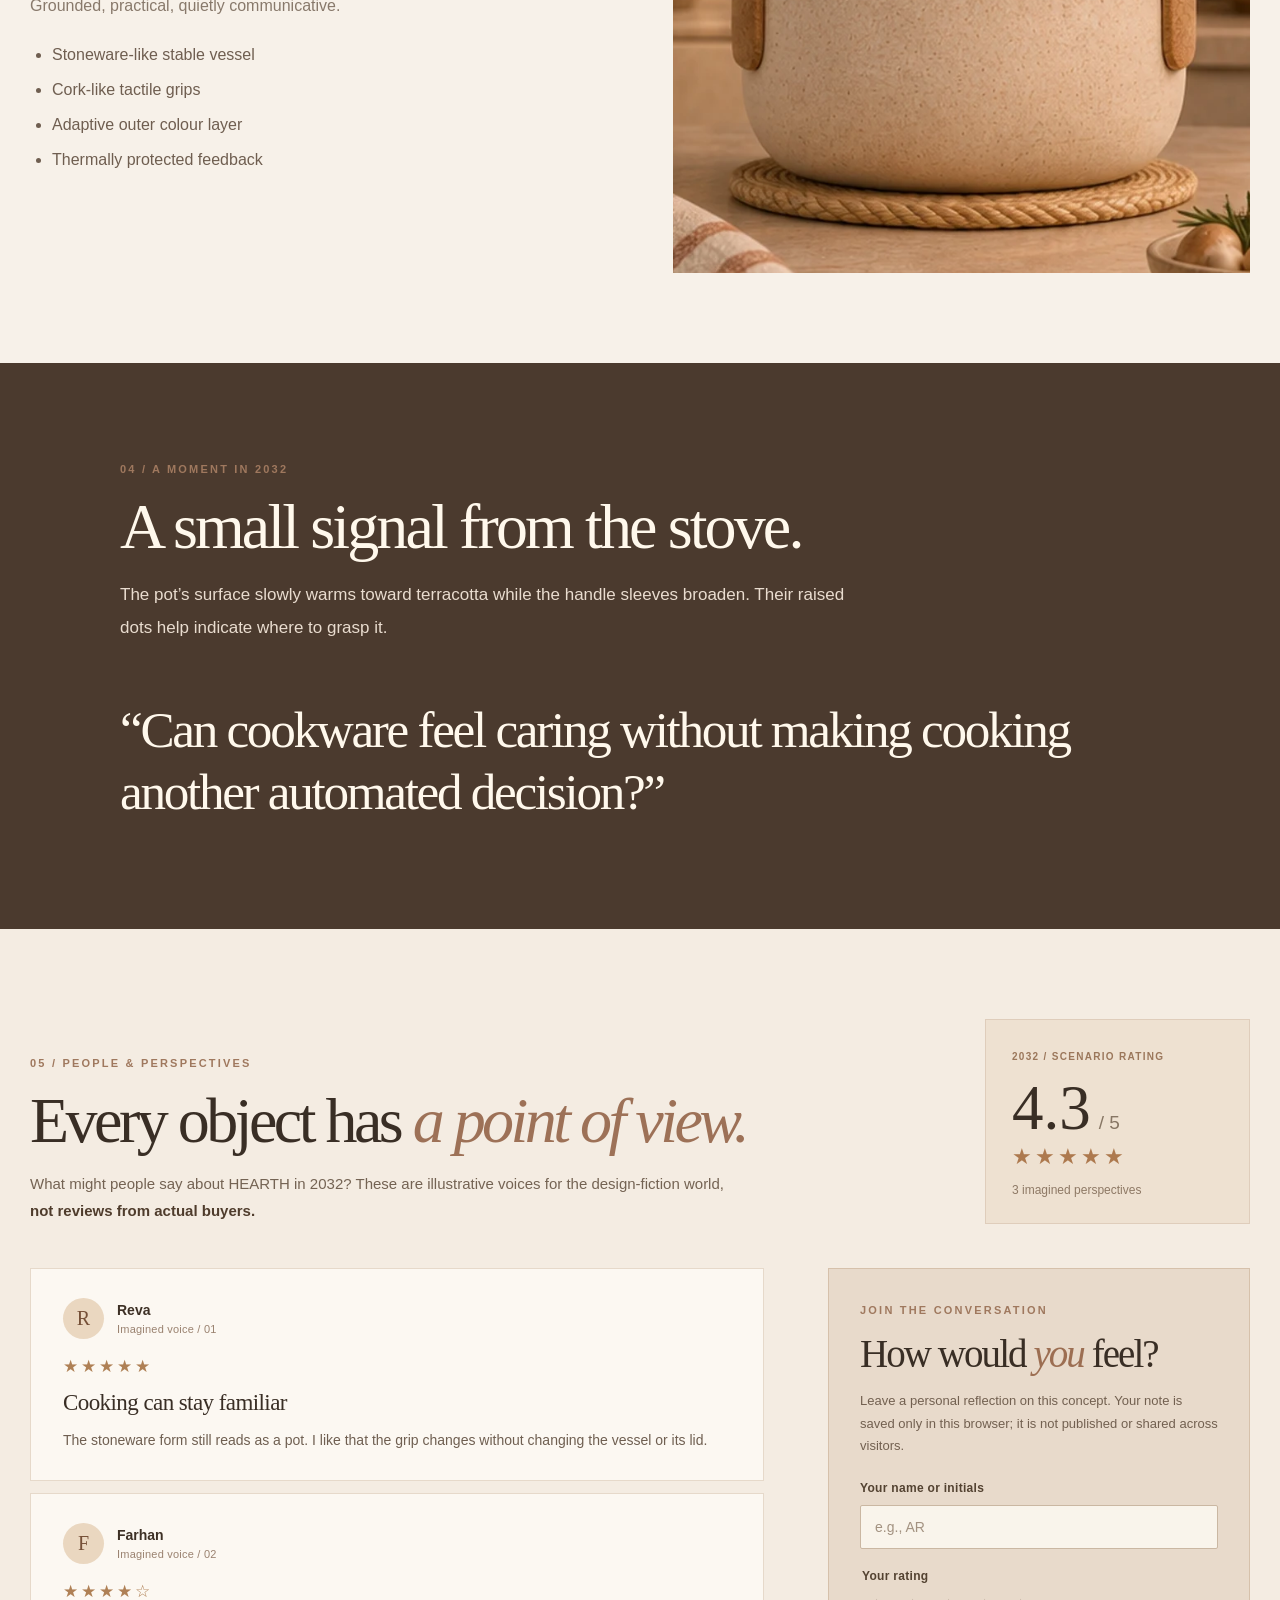
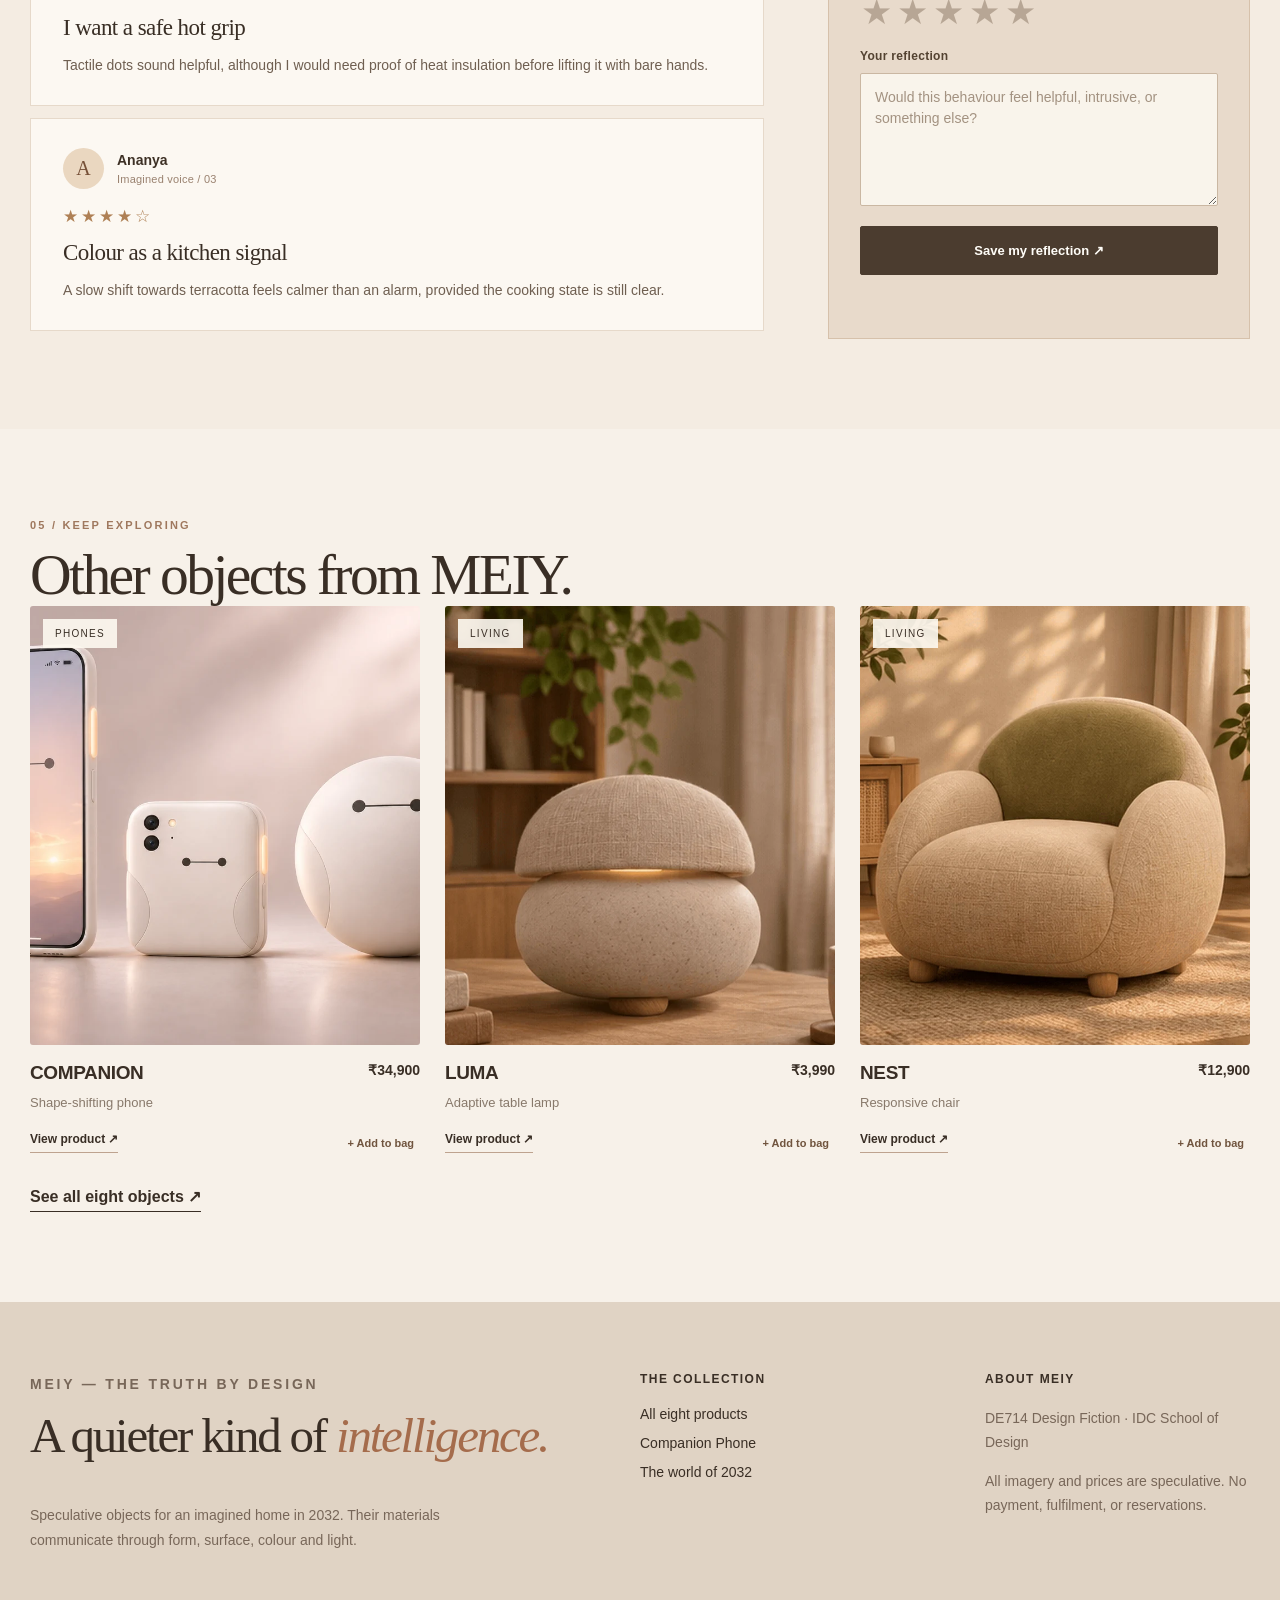
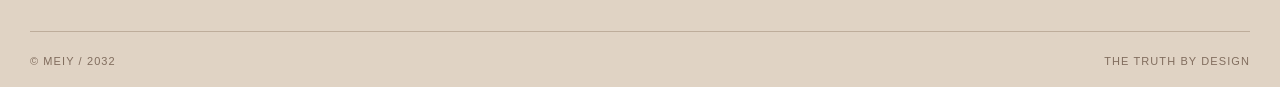
<file: products/hearth.html>
<!DOCTYPE html>

<html lang="en"><head><meta charset="utf-8"/><meta content="width=device-width,initial-scale=1" name="viewport"/><meta content="#f7f1e9" name="theme-color"/><title>HEARTH — Adaptive cooking pot | MEIY</title><meta content="A familiar speckled stoneware-like pot with soft side grips. The vessel remains stable while the handles swell and develop tactile dots; a restrained terracotta colour shift communicates its active state." name="description"/><link href="../favicon.svg" rel="icon" type="image/svg+xml"/><link href="../styles.css" rel="stylesheet"/></head><body><div class="announcement">A DESIGN-FICTION STORE FROM 2032  ·  Objects are concepts · Not available for purchase</div><header class="header"><nav class="wrap topnav"><a aria-label="Meiy home" class="brand" href="../index.html">MEIY<span>.</span><small>THE TRUTH BY DESIGN</small></a><button aria-expanded="false" aria-label="Toggle menu" class="menu-btn" data-menu="" type="button">☰</button><div class="navitems" id="navitems"><a href="../index.html#philosophy">Philosophy</a><a href="../index.html#language">Material language</a><a href="../index.html#collection">Collection <em>08</em></a><a data-jump-phones="" href="../index.html#collection">Phones</a><a href="../index.html#story">The world</a></div><button aria-label="Open shopping bag" class="bagbutton" data-open-bag="" type="button">Bag <span data-bag-count="">0</span></button></nav></header><main data-product-id="hearth"><div class="wrap breadcrumbs"><a href="../index.html">Home</a> / <a href="../index.html#collection">All products</a> / <strong>HEARTH</strong></div>
<section class="product-intro wrap"><div class="product-gallery"><div class="main-image motion-hero"><video aria-label="Hearth transformation study" autoplay="" controls="" data-main-video="" loop="" muted="" playsinline="" poster="../assets/hearth-card.webp" preload="metadata"><source src="../assets/hearth.mp4" type="video/mp4"/>Your browser does not support embedded motion.</video>
<img alt="Hearth transformation still frame 1" data-main-image="" hidden="" src="../assets/hearth-1.webp"/>
<div class="motion-hero-caption"><span data-frame-count="">THE TRANSFORMATION / 2032</span><button class="back-to-motion" data-return-video="" hidden="" type="button">↺   Watch transition</button></div>
<div class="image-nav" hidden=""><button aria-label="Previous stage" data-prev="" type="button">←</button><button aria-label="Next stage" data-next="" type="button">→</button></div></div><div class="thumbs"><button aria-label="View stage 1: Ready" aria-pressed="true" class="thumb current" data-stage="1" type="button"><img alt="" src="../assets/hearth-1.webp"/></button><button aria-label="View stage 2: Selected" aria-pressed="false" class="thumb" data-stage="2" type="button"><img alt="" src="../assets/hearth-2.webp"/></button><button aria-label="View stage 3: Warming" aria-pressed="false" class="thumb" data-stage="3" type="button"><img alt="" src="../assets/hearth-3.webp"/></button><button aria-label="View stage 4: Gripping" aria-pressed="false" class="thumb" data-stage="4" type="button"><img alt="" src="../assets/hearth-4.webp"/></button><button aria-label="View stage 5: Texturing" aria-pressed="false" class="thumb" data-stage="5" type="button"><img alt="" src="../assets/hearth-5.webp"/></button><button aria-label="View stage 6: Active" aria-pressed="false" class="thumb" data-stage="6" type="button"><img alt="" src="../assets/hearth-6.webp"/></button></div><p class="gallery-legend">VIEW THE TRANSITION  ·  SIX MATERIAL STATES</p><p class="image-caption" data-stage-caption="">The motion is the main view. Select a frame below to inspect a particular material state.</p></div><div class="product-info"><p class="eyebrow">MEIY / KITCHEN / CONCEPT EDITION 2032</p><h1>HEARTH</h1><h3>Adaptive cooking pot</h3><h2>A small signal from the stove.</h2><p>A familiar speckled stoneware-like pot with soft side grips. The vessel remains stable while the handles swell and develop tactile dots; a restrained terracotta colour shift communicates its active state.</p><div class="price">₹4,490 <small>2032 concept price</small></div><div aria-label="4.3 out of 5, based on three imagined perspectives" class="rating-teaser"><span aria-hidden="true" class="rating-teaser-stars" style="--rating-fill:86.00%">★★★★★</span> <strong>4.3<small> / 5</small></strong> <a href="#reviews">Read imagined reviews ↗</a></div><div class="options"><strong>Material colour <em data-color-name="">Ivory</em></strong><div class="swatches"><button aria-pressed="true" class="swatch selected" data-swatch="Ivory" type="button"><span style="background:#e7d8c7"></span>Ivory</button><button aria-pressed="false" class="swatch" data-swatch="Terracotta" type="button"><span style="background:#c47c5f"></span>Terracotta</button><button aria-pressed="false" class="swatch" data-swatch="Sage" type="button"><span style="background:#adb5a0"></span>Sage</button><button aria-pressed="false" class="swatch" data-swatch="Charcoal" type="button"><span style="background:#625d59"></span>Charcoal</button></div><strong>Surface texture <em data-texture-name="">Ceramic</em></strong><div class="finishes"><button aria-pressed="true" class="finish selected" data-texture="Ceramic" type="button">Ceramic</button><button aria-pressed="false" class="finish" data-texture="Cork" type="button">Cork</button><button aria-pressed="false" class="finish" data-texture="Dots" type="button">Dots</button></div></div><div class="purchase"><div class="quantity"><button data-minus="" type="button">−</button><span data-qty="">1</span><button data-plus="" type="button">+</button></div><button class="btn dark" data-add-bag="hearth" type="button">Add to bag ↗</button></div><p class="tiny">Material choices are speculative. Illustrations are not verified manufactured colourways.</p></div></section>
<section class="section wrap"><p class="eyebrow">01 / SIX MOMENTS OF CHANGE</p><div class="section-heading"><h2>A behaviour you can <i>see.</i></h2><p class="hint">All six stages preserve one object and one environment.</p></div><div class="sequence-grid"><figure class="sequence-card"><img alt="HEARTH stage 1: Ready" loading="lazy" src="../assets/hearth-1.webp"/><figcaption><span>01</span><strong>Ready</strong><p>Pot at rest</p></figcaption></figure><figure class="sequence-card"><img alt="HEARTH stage 2: Selected" loading="lazy" src="../assets/hearth-2.webp"/><figcaption><span>02</span><strong>Selected</strong><p>Cooking state selected</p></figcaption></figure><figure class="sequence-card"><img alt="HEARTH stage 3: Warming" loading="lazy" src="../assets/hearth-3.webp"/><figcaption><span>03</span><strong>Warming</strong><p>Terracotta emerges</p></figcaption></figure><figure class="sequence-card"><img alt="HEARTH stage 4: Gripping" loading="lazy" src="../assets/hearth-4.webp"/><figcaption><span>04</span><strong>Gripping</strong><p>Grip sleeves broaden</p></figcaption></figure><figure class="sequence-card"><img alt="HEARTH stage 5: Texturing" loading="lazy" src="../assets/hearth-5.webp"/><figcaption><span>05</span><strong>Texturing</strong><p>Tactile dots appear</p></figcaption></figure><figure class="sequence-card"><img alt="HEARTH stage 6: Active" loading="lazy" src="../assets/hearth-6.webp"/><figcaption><span>06</span><strong>Active</strong><p>Cooking state visible</p></figcaption></figure></div></section>
<section class="section soft"><div class="wrap"><p class="eyebrow">02 / SIX DIMENSIONS</p><h2>How HEARTH communicates.</h2><div class="dimensions"><article><span>01 / Sense</span><p>Heat and grip interaction</p></article><article><span>02 / Compute</span><p>Tracks a selected cooking programme</p></article><article><span>03 / Express</span><p>Colour and tactile dots</p></article><article><span>04 / Transform</span><p>Handle sleeves swell</p></article><article><span>05 / Interact</span><p>Select mode and hold grips</p></article><article><span>06 / Connect</span><p>Coordinates with stove if enabled</p></article></div></div></section>
<section class="section materials wrap"><div><p class="eyebrow">03 / MATERIAL &amp; CHARACTER</p><h2>Familiar in form.<br/><i>Different in behaviour.</i></h2><p>Grounded, practical, quietly communicative.</p><ul><li>Stoneware-like stable vessel</li><li>Cork-like tactile grips</li><li>Adaptive outer colour layer</li><li>Thermally protected feedback</li></ul></div><img alt="HEARTH in its material finish" loading="lazy" src="../assets/hearth-card.webp"/></section>
<section class="scenario"><div class="wrap"><p class="eyebrow">04 / A MOMENT IN 2032</p><h2>A small signal from the stove.</h2><p>The pot’s surface slowly warms toward terracotta while the handle sleeves broaden. Their raised dots help indicate where to grasp it.</p><blockquote>“Can cookware feel caring without making cooking another automated decision?”</blockquote></div></section><section aria-labelledby="reviews-title" class="section reviews-section" data-reviews-product="hearth" id="reviews">
<div class="wrap">
<div class="reviews-heading"><div><p class="eyebrow">05 / PEOPLE &amp; PERSPECTIVES</p><h2 id="reviews-title">Every object has <i>a point of view.</i></h2><p>What might people say about HEARTH in 2032? These are illustrative voices for the design-fiction world, <strong>not reviews from actual buyers.</strong></p></div>
<div class="review-summary"><span class="review-summary-label">2032 / SCENARIO RATING</span><div class="review-summary-score"><strong>4.3</strong><span> / 5</span></div><div aria-label="4.3 of 5 stars" class="review-summary-stars" style="--rating-fill:86.00%">★★★★★</div><small>3 imagined perspectives</small></div></div>
<div class="review-layout"><div aria-label="Imagined perspectives" class="review-list" id="review-list"></div>
<aside class="review-compose"><span class="eyebrow">JOIN THE CONVERSATION</span><h3>How would <i>you</i> feel?</h3><p>Leave a personal reflection on this concept. Your note is saved only in this browser; it is not published or shared across visitors.</p>
<form class="review-form" data-review-form="">
<label for="review-name">Your name or initials</label><input autocomplete="nickname" id="review-name" maxlength="48" name="name" placeholder="e.g., AR" required=""/>
<fieldset class="review-stars"><legend>Your rating</legend><div aria-label="Choose rating from one to five stars" class="star-input" role="group">
<input id="star-5" name="rating" required="" type="radio" value="5"/><label for="star-5" title="5 stars">★<span class="sr-only">5 stars</span></label>
<input id="star-4" name="rating" type="radio" value="4"/><label for="star-4" title="4 stars">★<span class="sr-only">4 stars</span></label>
<input id="star-3" name="rating" type="radio" value="3"/><label for="star-3" title="3 stars">★<span class="sr-only">3 stars</span></label>
<input id="star-2" name="rating" type="radio" value="2"/><label for="star-2" title="2 stars">★<span class="sr-only">2 stars</span></label>
<input id="star-1" name="rating" type="radio" value="1"/><label for="star-1" title="1 star">★<span class="sr-only">1 star</span></label>
</div></fieldset>
<label for="review-body">Your reflection</label><textarea id="review-body" maxlength="950" minlength="20" name="body" placeholder="Would this behaviour feel helpful, intrusive, or something else?" required="" rows="5"></textarea>
<button class="btn dark full" type="submit">Save my reflection ↗</button><p aria-live="polite" class="review-form-status" data-review-status="" role="status"></p>
</form><div class="my-reflection" hidden="" id="my-reflection"></div></aside></div>
</div></section>
<section class="section wrap"><p class="eyebrow">05 / KEEP EXPLORING</p><h2>Other objects from MEIY.</h2><div class="products-grid related"><article class="card" data-category="Phones" data-search="companion shape-shifting phone"><a aria-label="View COMPANION" class="card-image" href="../products/companion.html"><img alt="COMPANION Shape-shifting phone visual" loading="lazy" src="../assets/companion-card.webp"/><span class="card-tag">Phones</span></a><div class="card-row"><h3><a href="../products/companion.html">COMPANION</a></h3><span>₹34,900</span></div><p>Shape-shifting phone</p><div class="card-actions"><a href="../products/companion.html">View product ↗</a><button data-add-bag="companion" type="button">+ Add to bag</button></div></article><article class="card" data-category="Living" data-search="luma adaptive table lamp"><a aria-label="View LUMA" class="card-image" href="../products/luma.html"><img alt="LUMA Adaptive table lamp visual" loading="lazy" src="../assets/luma-card.webp"/><span class="card-tag">Living</span></a><div class="card-row"><h3><a href="../products/luma.html">LUMA</a></h3><span>₹3,990</span></div><p>Adaptive table lamp</p><div class="card-actions"><a href="../products/luma.html">View product ↗</a><button data-add-bag="luma" type="button">+ Add to bag</button></div></article><article class="card" data-category="Living" data-search="nest responsive chair"><a aria-label="View NEST" class="card-image" href="../products/nest.html"><img alt="NEST Responsive chair visual" loading="lazy" src="../assets/nest-card.webp"/><span class="card-tag">Living</span></a><div class="card-row"><h3><a href="../products/nest.html">NEST</a></h3><span>₹12,900</span></div><p>Responsive chair</p><div class="card-actions"><a href="../products/nest.html">View product ↗</a><button data-add-bag="nest" type="button">+ Add to bag</button></div></article></div><a class="all-link" href="../index.html#collection">See all eight objects ↗</a></section></main><footer class="footer"><div class="wrap footer-grid"><div><p class="eyebrow">MEIY — THE TRUTH BY DESIGN</p><h2>A quieter kind of <i>intelligence.</i></h2><p>Speculative objects for an imagined home in 2032. Their materials communicate through form, surface, colour and light.</p></div><div><b>The collection</b><a href="../index.html#collection">All eight products</a><a href="../products/companion.html">Companion Phone</a><a href="../index.html#story">The world of 2032</a></div><div><b>About MEIY</b><p>DE714 Design Fiction · IDC School of Design</p><p>All imagery and prices are speculative. No payment, fulfilment, or reservations.</p></div></div><div class="wrap foot-bottom">© MEIY / 2032 <span>THE TRUTH BY DESIGN</span></div></footer><div class="scrim" data-close-bag=""></div><aside aria-label="Shopping bag" aria-modal="true" class="cart" role="dialog"><div class="cart-heading"><h2>Bag <span>2032</span></h2><button aria-label="Close bag" data-close-bag="" type="button">×</button></div><div class="cart-entries" data-cart-entries=""></div><div class="cart-bottom"><p data-cart-total=""></p><button class="btn dark full" data-concept-checkout="" type="button">Continue ↗</button><small>Concept catalogue · No actual payment or delivery.</small></div></aside><div aria-live="polite" class="toast" data-toast="" role="status"></div><dialog id="concept-dialog"><button aria-label="Close dialog" class="dialog-close" data-close-dialog="">×</button><p class="eyebrow">IN THE YEAR 2032</p><h2>The purchase belongs to 2032.</h2><p>MEIY is a design-fiction store. These objects are concepts, not manufactured products. There is no payment or shipping.</p><button class="btn dark" data-close-dialog="">Continue exploring ↗</button></dialog><script defer="" src="../products.js"></script><script defer="" src="../review-data.js"></script><script defer="" src="../site.js"></script><script defer="" src="../reviews.js"></script></body></html>
</file>
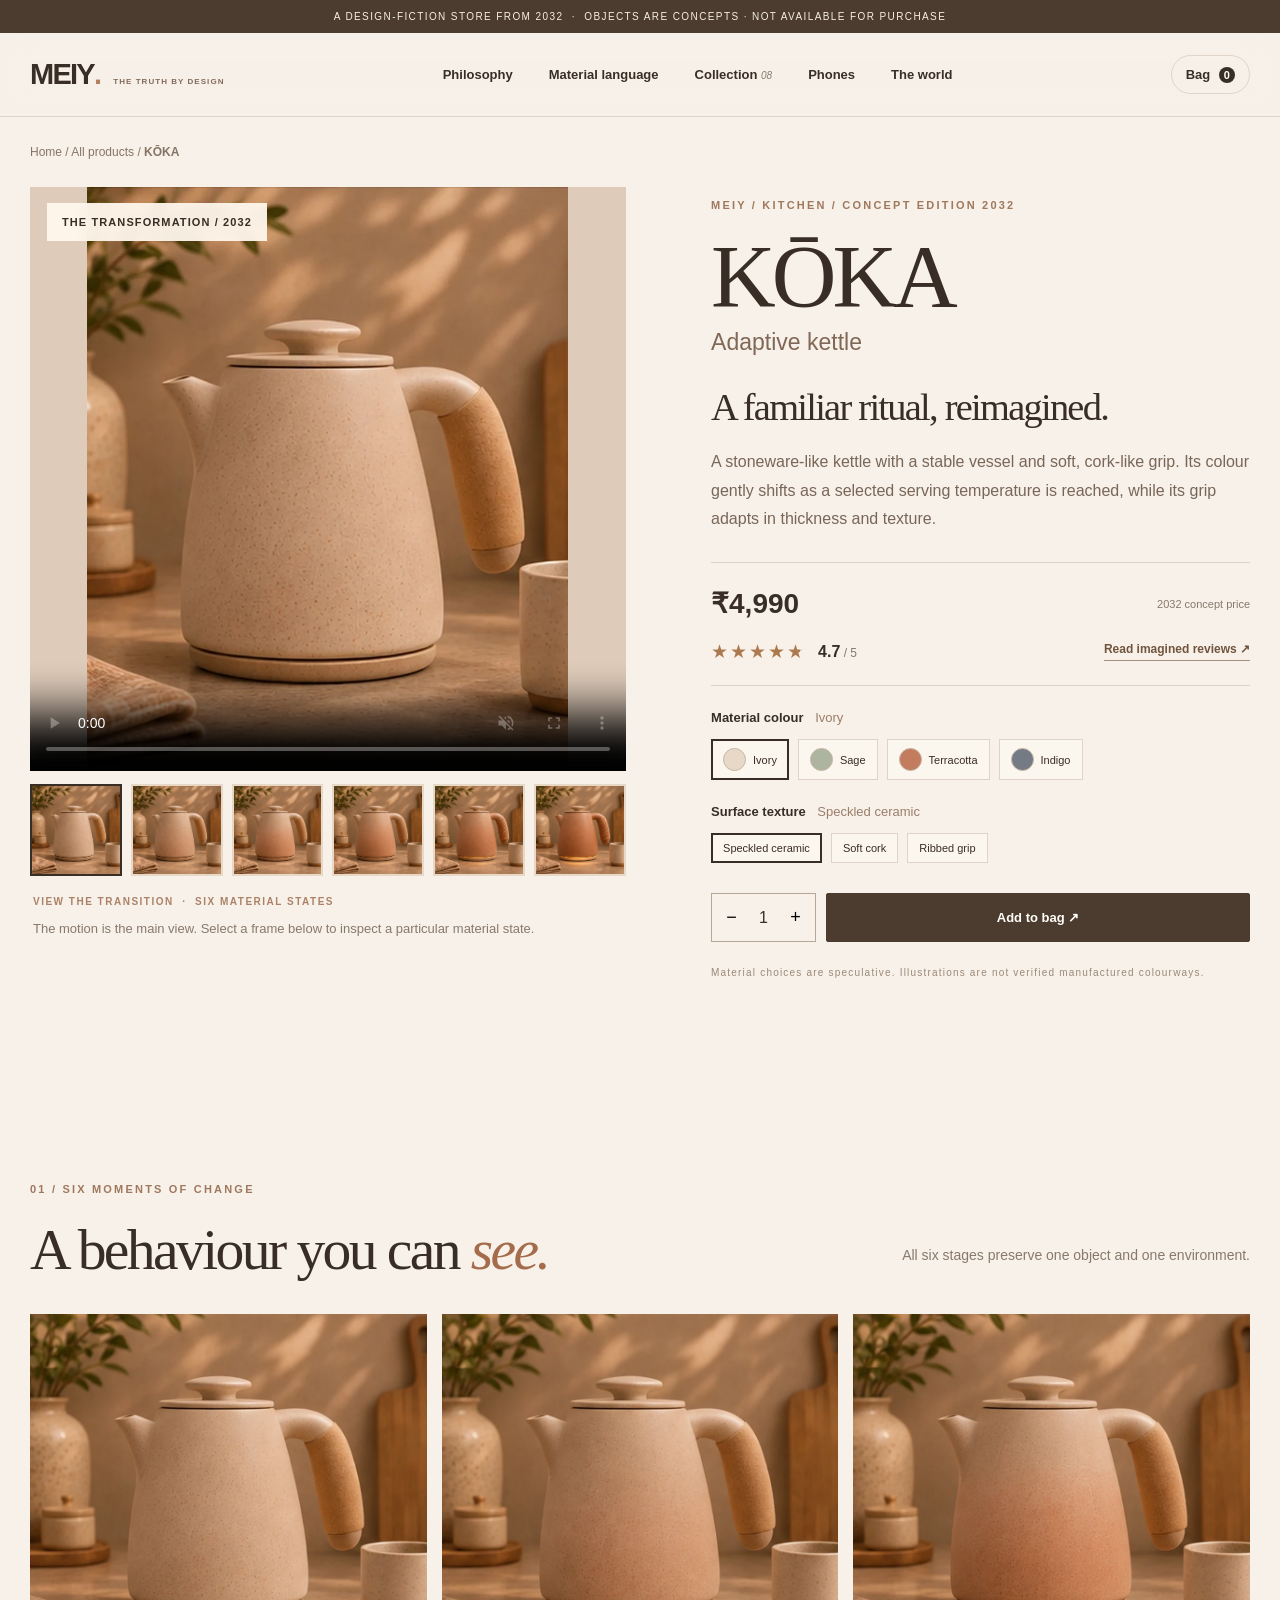
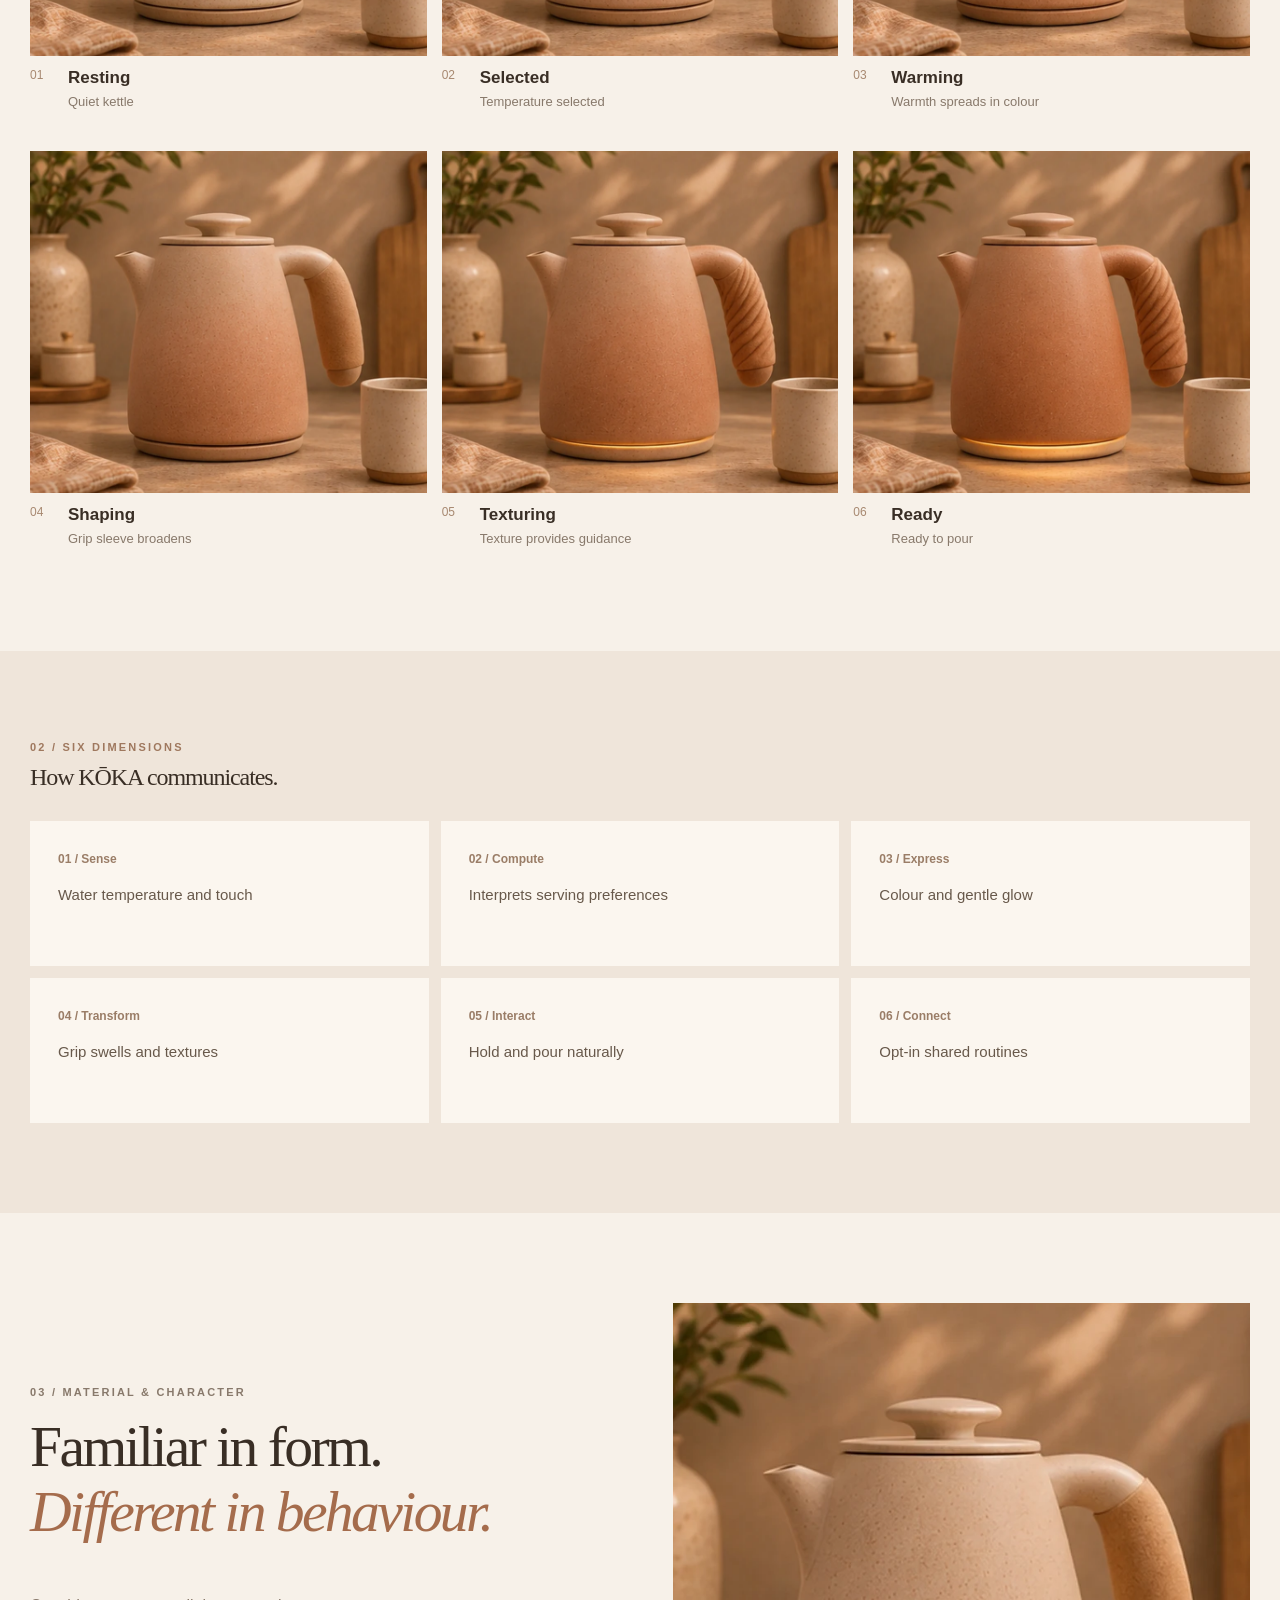
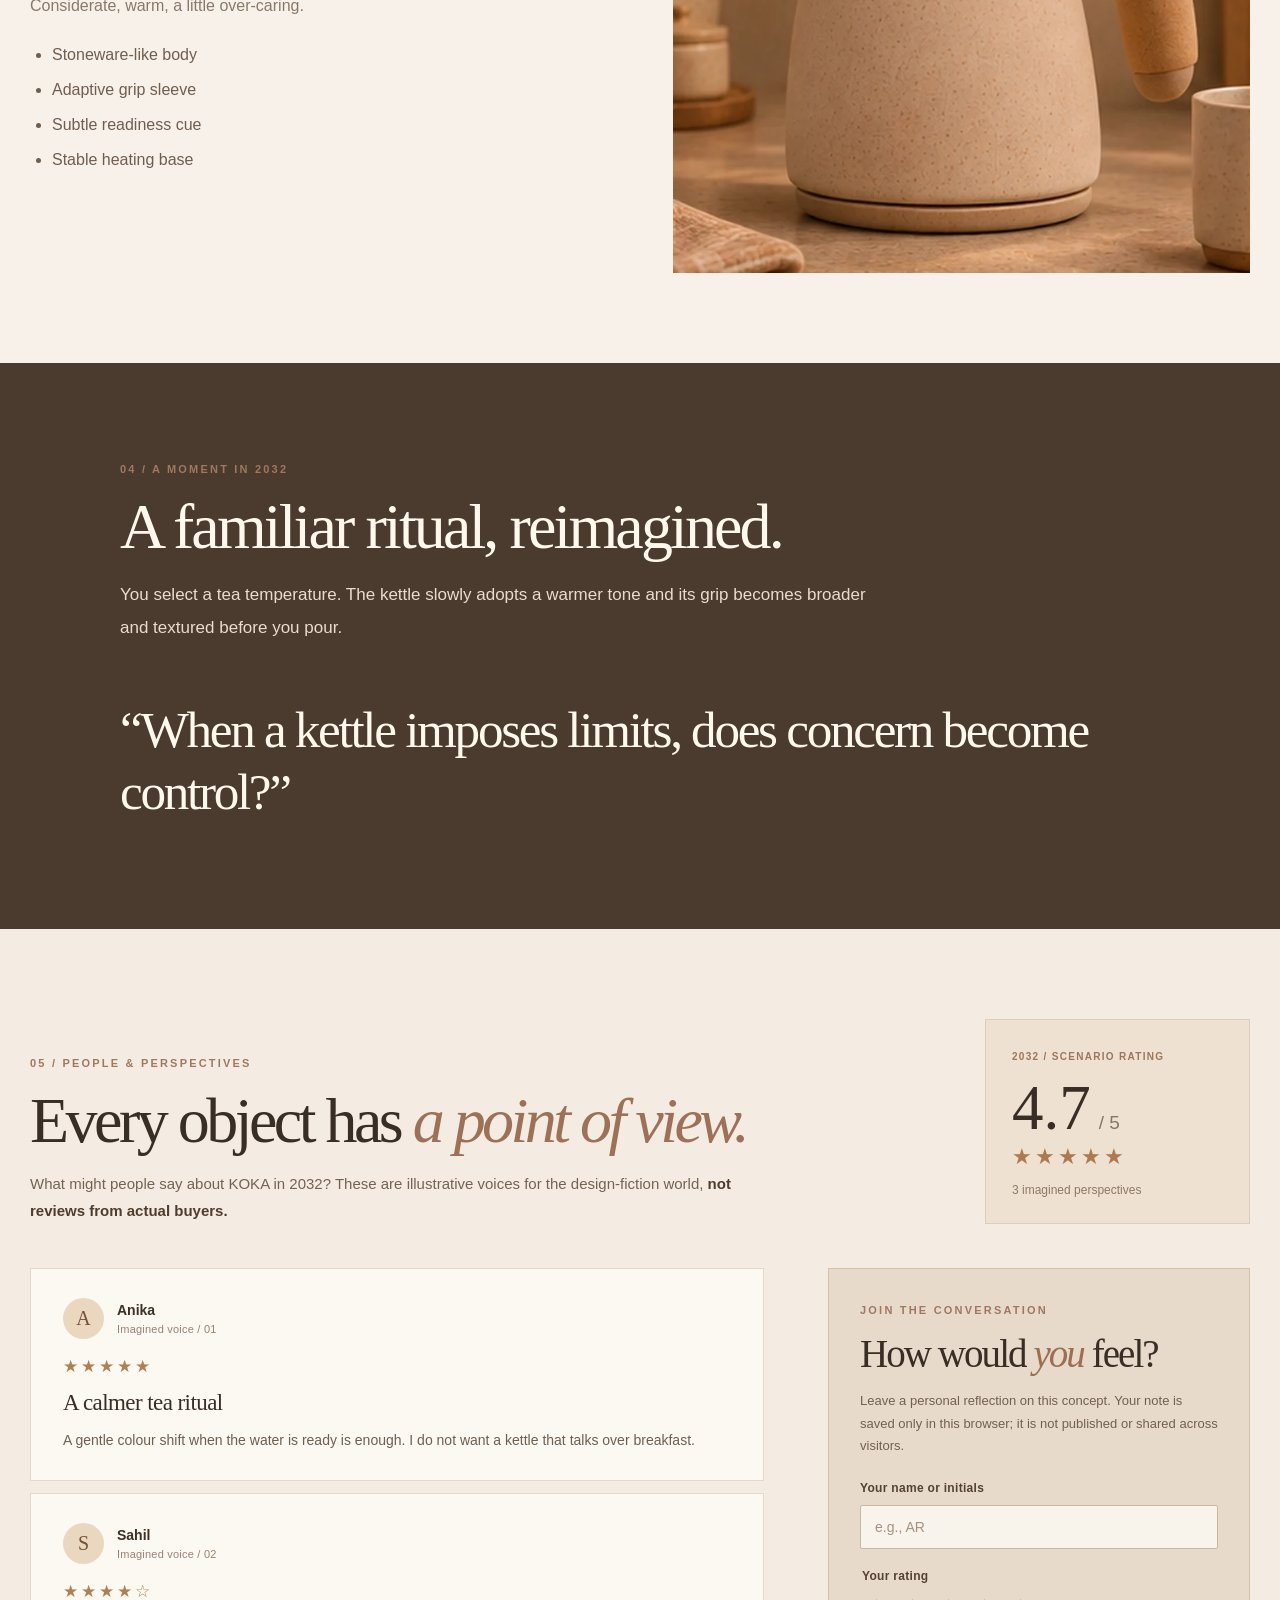
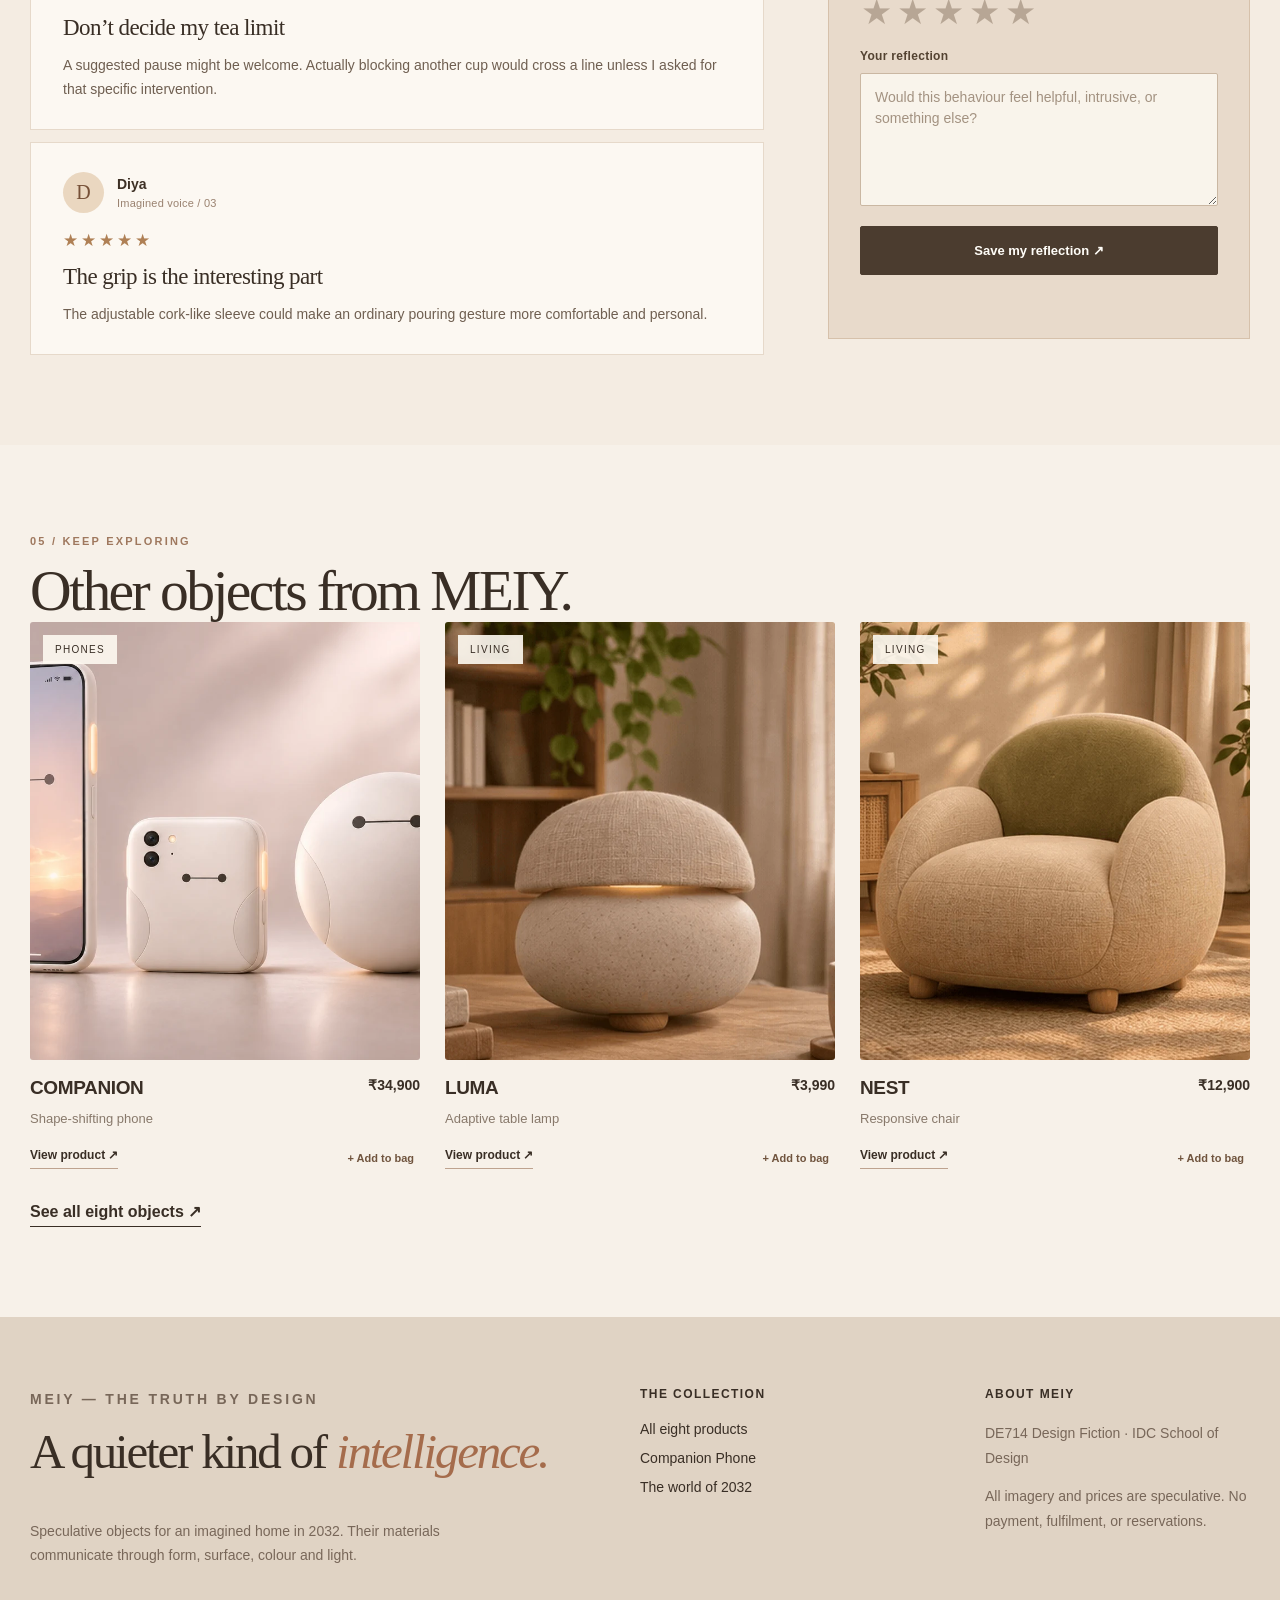
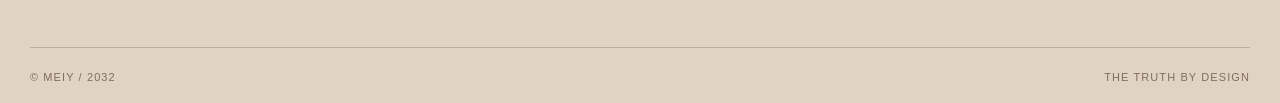
<file: products/koka.html>
<!DOCTYPE html>

<html lang="en"><head><meta charset="utf-8"/><meta content="width=device-width,initial-scale=1" name="viewport"/><meta content="#f7f1e9" name="theme-color"/><title>KŌKA — Adaptive kettle | MEIY</title><meta content="A stoneware-like kettle with a stable vessel and soft, cork-like grip. Its colour gently shifts as a selected serving temperature is reached, while its grip adapts in thickness and texture." name="description"/><link href="../favicon.svg" rel="icon" type="image/svg+xml"/><link href="../styles.css" rel="stylesheet"/></head><body><div class="announcement">A DESIGN-FICTION STORE FROM 2032  ·  Objects are concepts · Not available for purchase</div><header class="header"><nav class="wrap topnav"><a aria-label="Meiy home" class="brand" href="../index.html">MEIY<span>.</span><small>THE TRUTH BY DESIGN</small></a><button aria-expanded="false" aria-label="Toggle menu" class="menu-btn" data-menu="" type="button">☰</button><div class="navitems" id="navitems"><a href="../index.html#philosophy">Philosophy</a><a href="../index.html#language">Material language</a><a href="../index.html#collection">Collection <em>08</em></a><a data-jump-phones="" href="../index.html#collection">Phones</a><a href="../index.html#story">The world</a></div><button aria-label="Open shopping bag" class="bagbutton" data-open-bag="" type="button">Bag <span data-bag-count="">0</span></button></nav></header><main data-product-id="koka"><div class="wrap breadcrumbs"><a href="../index.html">Home</a> / <a href="../index.html#collection">All products</a> / <strong>KŌKA</strong></div>
<section class="product-intro wrap"><div class="product-gallery"><div class="main-image motion-hero"><video aria-label="Koka transformation study" autoplay="" controls="" data-main-video="" loop="" muted="" playsinline="" poster="../assets/koka-card.webp" preload="metadata"><source src="../assets/koka.mp4" type="video/mp4"/>Your browser does not support embedded motion.</video>
<img alt="Koka transformation still frame 1" data-main-image="" hidden="" src="../assets/koka-1.webp"/>
<div class="motion-hero-caption"><span data-frame-count="">THE TRANSFORMATION / 2032</span><button class="back-to-motion" data-return-video="" hidden="" type="button">↺   Watch transition</button></div>
<div class="image-nav" hidden=""><button aria-label="Previous stage" data-prev="" type="button">←</button><button aria-label="Next stage" data-next="" type="button">→</button></div></div><div class="thumbs"><button aria-label="View stage 1: Resting" aria-pressed="true" class="thumb current" data-stage="1" type="button"><img alt="" src="../assets/koka-1.webp"/></button><button aria-label="View stage 2: Selected" aria-pressed="false" class="thumb" data-stage="2" type="button"><img alt="" src="../assets/koka-2.webp"/></button><button aria-label="View stage 3: Warming" aria-pressed="false" class="thumb" data-stage="3" type="button"><img alt="" src="../assets/koka-3.webp"/></button><button aria-label="View stage 4: Shaping" aria-pressed="false" class="thumb" data-stage="4" type="button"><img alt="" src="../assets/koka-4.webp"/></button><button aria-label="View stage 5: Texturing" aria-pressed="false" class="thumb" data-stage="5" type="button"><img alt="" src="../assets/koka-5.webp"/></button><button aria-label="View stage 6: Ready" aria-pressed="false" class="thumb" data-stage="6" type="button"><img alt="" src="../assets/koka-6.webp"/></button></div><p class="gallery-legend">VIEW THE TRANSITION  ·  SIX MATERIAL STATES</p><p class="image-caption" data-stage-caption="">The motion is the main view. Select a frame below to inspect a particular material state.</p></div><div class="product-info"><p class="eyebrow">MEIY / KITCHEN / CONCEPT EDITION 2032</p><h1>KŌKA</h1><h3>Adaptive kettle</h3><h2>A familiar ritual, reimagined.</h2><p>A stoneware-like kettle with a stable vessel and soft, cork-like grip. Its colour gently shifts as a selected serving temperature is reached, while its grip adapts in thickness and texture.</p><div class="price">₹4,990 <small>2032 concept price</small></div><div aria-label="4.7 out of 5, based on three imagined perspectives" class="rating-teaser"><span aria-hidden="true" class="rating-teaser-stars" style="--rating-fill:94.00%">★★★★★</span> <strong>4.7<small> / 5</small></strong> <a href="#reviews">Read imagined reviews ↗</a></div><div class="options"><strong>Material colour <em data-color-name="">Ivory</em></strong><div class="swatches"><button aria-pressed="true" class="swatch selected" data-swatch="Ivory" type="button"><span style="background:#e7d8c7"></span>Ivory</button><button aria-pressed="false" class="swatch" data-swatch="Sage" type="button"><span style="background:#adb5a0"></span>Sage</button><button aria-pressed="false" class="swatch" data-swatch="Terracotta" type="button"><span style="background:#c47c5f"></span>Terracotta</button><button aria-pressed="false" class="swatch" data-swatch="Indigo" type="button"><span style="background:#747b85"></span>Indigo</button></div><strong>Surface texture <em data-texture-name="">Speckled ceramic</em></strong><div class="finishes"><button aria-pressed="true" class="finish selected" data-texture="Speckled ceramic" type="button">Speckled ceramic</button><button aria-pressed="false" class="finish" data-texture="Soft cork" type="button">Soft cork</button><button aria-pressed="false" class="finish" data-texture="Ribbed grip" type="button">Ribbed grip</button></div></div><div class="purchase"><div class="quantity"><button data-minus="" type="button">−</button><span data-qty="">1</span><button data-plus="" type="button">+</button></div><button class="btn dark" data-add-bag="koka" type="button">Add to bag ↗</button></div><p class="tiny">Material choices are speculative. Illustrations are not verified manufactured colourways.</p></div></section>
<section class="section wrap"><p class="eyebrow">01 / SIX MOMENTS OF CHANGE</p><div class="section-heading"><h2>A behaviour you can <i>see.</i></h2><p class="hint">All six stages preserve one object and one environment.</p></div><div class="sequence-grid"><figure class="sequence-card"><img alt="KŌKA stage 1: Resting" loading="lazy" src="../assets/koka-1.webp"/><figcaption><span>01</span><strong>Resting</strong><p>Quiet kettle</p></figcaption></figure><figure class="sequence-card"><img alt="KŌKA stage 2: Selected" loading="lazy" src="../assets/koka-2.webp"/><figcaption><span>02</span><strong>Selected</strong><p>Temperature selected</p></figcaption></figure><figure class="sequence-card"><img alt="KŌKA stage 3: Warming" loading="lazy" src="../assets/koka-3.webp"/><figcaption><span>03</span><strong>Warming</strong><p>Warmth spreads in colour</p></figcaption></figure><figure class="sequence-card"><img alt="KŌKA stage 4: Shaping" loading="lazy" src="../assets/koka-4.webp"/><figcaption><span>04</span><strong>Shaping</strong><p>Grip sleeve broadens</p></figcaption></figure><figure class="sequence-card"><img alt="KŌKA stage 5: Texturing" loading="lazy" src="../assets/koka-5.webp"/><figcaption><span>05</span><strong>Texturing</strong><p>Texture provides guidance</p></figcaption></figure><figure class="sequence-card"><img alt="KŌKA stage 6: Ready" loading="lazy" src="../assets/koka-6.webp"/><figcaption><span>06</span><strong>Ready</strong><p>Ready to pour</p></figcaption></figure></div></section>
<section class="section soft"><div class="wrap"><p class="eyebrow">02 / SIX DIMENSIONS</p><h2>How KŌKA communicates.</h2><div class="dimensions"><article><span>01 / Sense</span><p>Water temperature and touch</p></article><article><span>02 / Compute</span><p>Interprets serving preferences</p></article><article><span>03 / Express</span><p>Colour and gentle glow</p></article><article><span>04 / Transform</span><p>Grip swells and textures</p></article><article><span>05 / Interact</span><p>Hold and pour naturally</p></article><article><span>06 / Connect</span><p>Opt-in shared routines</p></article></div></div></section>
<section class="section materials wrap"><div><p class="eyebrow">03 / MATERIAL &amp; CHARACTER</p><h2>Familiar in form.<br/><i>Different in behaviour.</i></h2><p>Considerate, warm, a little over-caring.</p><ul><li>Stoneware-like body</li><li>Adaptive grip sleeve</li><li>Subtle readiness cue</li><li>Stable heating base</li></ul></div><img alt="KŌKA in its material finish" loading="lazy" src="../assets/koka-card.webp"/></section>
<section class="scenario"><div class="wrap"><p class="eyebrow">04 / A MOMENT IN 2032</p><h2>A familiar ritual, reimagined.</h2><p>You select a tea temperature. The kettle slowly adopts a warmer tone and its grip becomes broader and textured before you pour.</p><blockquote>“When a kettle imposes limits, does concern become control?”</blockquote></div></section><section aria-labelledby="reviews-title" class="section reviews-section" data-reviews-product="koka" id="reviews">
<div class="wrap">
<div class="reviews-heading"><div><p class="eyebrow">05 / PEOPLE &amp; PERSPECTIVES</p><h2 id="reviews-title">Every object has <i>a point of view.</i></h2><p>What might people say about KOKA in 2032? These are illustrative voices for the design-fiction world, <strong>not reviews from actual buyers.</strong></p></div>
<div class="review-summary"><span class="review-summary-label">2032 / SCENARIO RATING</span><div class="review-summary-score"><strong>4.7</strong><span> / 5</span></div><div aria-label="4.7 of 5 stars" class="review-summary-stars" style="--rating-fill:94.00%">★★★★★</div><small>3 imagined perspectives</small></div></div>
<div class="review-layout"><div aria-label="Imagined perspectives" class="review-list" id="review-list"></div>
<aside class="review-compose"><span class="eyebrow">JOIN THE CONVERSATION</span><h3>How would <i>you</i> feel?</h3><p>Leave a personal reflection on this concept. Your note is saved only in this browser; it is not published or shared across visitors.</p>
<form class="review-form" data-review-form="">
<label for="review-name">Your name or initials</label><input autocomplete="nickname" id="review-name" maxlength="48" name="name" placeholder="e.g., AR" required=""/>
<fieldset class="review-stars"><legend>Your rating</legend><div aria-label="Choose rating from one to five stars" class="star-input" role="group">
<input id="star-5" name="rating" required="" type="radio" value="5"/><label for="star-5" title="5 stars">★<span class="sr-only">5 stars</span></label>
<input id="star-4" name="rating" type="radio" value="4"/><label for="star-4" title="4 stars">★<span class="sr-only">4 stars</span></label>
<input id="star-3" name="rating" type="radio" value="3"/><label for="star-3" title="3 stars">★<span class="sr-only">3 stars</span></label>
<input id="star-2" name="rating" type="radio" value="2"/><label for="star-2" title="2 stars">★<span class="sr-only">2 stars</span></label>
<input id="star-1" name="rating" type="radio" value="1"/><label for="star-1" title="1 star">★<span class="sr-only">1 star</span></label>
</div></fieldset>
<label for="review-body">Your reflection</label><textarea id="review-body" maxlength="950" minlength="20" name="body" placeholder="Would this behaviour feel helpful, intrusive, or something else?" required="" rows="5"></textarea>
<button class="btn dark full" type="submit">Save my reflection ↗</button><p aria-live="polite" class="review-form-status" data-review-status="" role="status"></p>
</form><div class="my-reflection" hidden="" id="my-reflection"></div></aside></div>
</div></section>
<section class="section wrap"><p class="eyebrow">05 / KEEP EXPLORING</p><h2>Other objects from MEIY.</h2><div class="products-grid related"><article class="card" data-category="Phones" data-search="companion shape-shifting phone"><a aria-label="View COMPANION" class="card-image" href="../products/companion.html"><img alt="COMPANION Shape-shifting phone visual" loading="lazy" src="../assets/companion-card.webp"/><span class="card-tag">Phones</span></a><div class="card-row"><h3><a href="../products/companion.html">COMPANION</a></h3><span>₹34,900</span></div><p>Shape-shifting phone</p><div class="card-actions"><a href="../products/companion.html">View product ↗</a><button data-add-bag="companion" type="button">+ Add to bag</button></div></article><article class="card" data-category="Living" data-search="luma adaptive table lamp"><a aria-label="View LUMA" class="card-image" href="../products/luma.html"><img alt="LUMA Adaptive table lamp visual" loading="lazy" src="../assets/luma-card.webp"/><span class="card-tag">Living</span></a><div class="card-row"><h3><a href="../products/luma.html">LUMA</a></h3><span>₹3,990</span></div><p>Adaptive table lamp</p><div class="card-actions"><a href="../products/luma.html">View product ↗</a><button data-add-bag="luma" type="button">+ Add to bag</button></div></article><article class="card" data-category="Living" data-search="nest responsive chair"><a aria-label="View NEST" class="card-image" href="../products/nest.html"><img alt="NEST Responsive chair visual" loading="lazy" src="../assets/nest-card.webp"/><span class="card-tag">Living</span></a><div class="card-row"><h3><a href="../products/nest.html">NEST</a></h3><span>₹12,900</span></div><p>Responsive chair</p><div class="card-actions"><a href="../products/nest.html">View product ↗</a><button data-add-bag="nest" type="button">+ Add to bag</button></div></article></div><a class="all-link" href="../index.html#collection">See all eight objects ↗</a></section></main><footer class="footer"><div class="wrap footer-grid"><div><p class="eyebrow">MEIY — THE TRUTH BY DESIGN</p><h2>A quieter kind of <i>intelligence.</i></h2><p>Speculative objects for an imagined home in 2032. Their materials communicate through form, surface, colour and light.</p></div><div><b>The collection</b><a href="../index.html#collection">All eight products</a><a href="../products/companion.html">Companion Phone</a><a href="../index.html#story">The world of 2032</a></div><div><b>About MEIY</b><p>DE714 Design Fiction · IDC School of Design</p><p>All imagery and prices are speculative. No payment, fulfilment, or reservations.</p></div></div><div class="wrap foot-bottom">© MEIY / 2032 <span>THE TRUTH BY DESIGN</span></div></footer><div class="scrim" data-close-bag=""></div><aside aria-label="Shopping bag" aria-modal="true" class="cart" role="dialog"><div class="cart-heading"><h2>Bag <span>2032</span></h2><button aria-label="Close bag" data-close-bag="" type="button">×</button></div><div class="cart-entries" data-cart-entries=""></div><div class="cart-bottom"><p data-cart-total=""></p><button class="btn dark full" data-concept-checkout="" type="button">Continue ↗</button><small>Concept catalogue · No actual payment or delivery.</small></div></aside><div aria-live="polite" class="toast" data-toast="" role="status"></div><dialog id="concept-dialog"><button aria-label="Close dialog" class="dialog-close" data-close-dialog="">×</button><p class="eyebrow">IN THE YEAR 2032</p><h2>The purchase belongs to 2032.</h2><p>MEIY is a design-fiction store. These objects are concepts, not manufactured products. There is no payment or shipping.</p><button class="btn dark" data-close-dialog="">Continue exploring ↗</button></dialog><script defer="" src="../products.js"></script><script defer="" src="../review-data.js"></script><script defer="" src="../site.js"></script><script defer="" src="../reviews.js"></script></body></html>
</file>
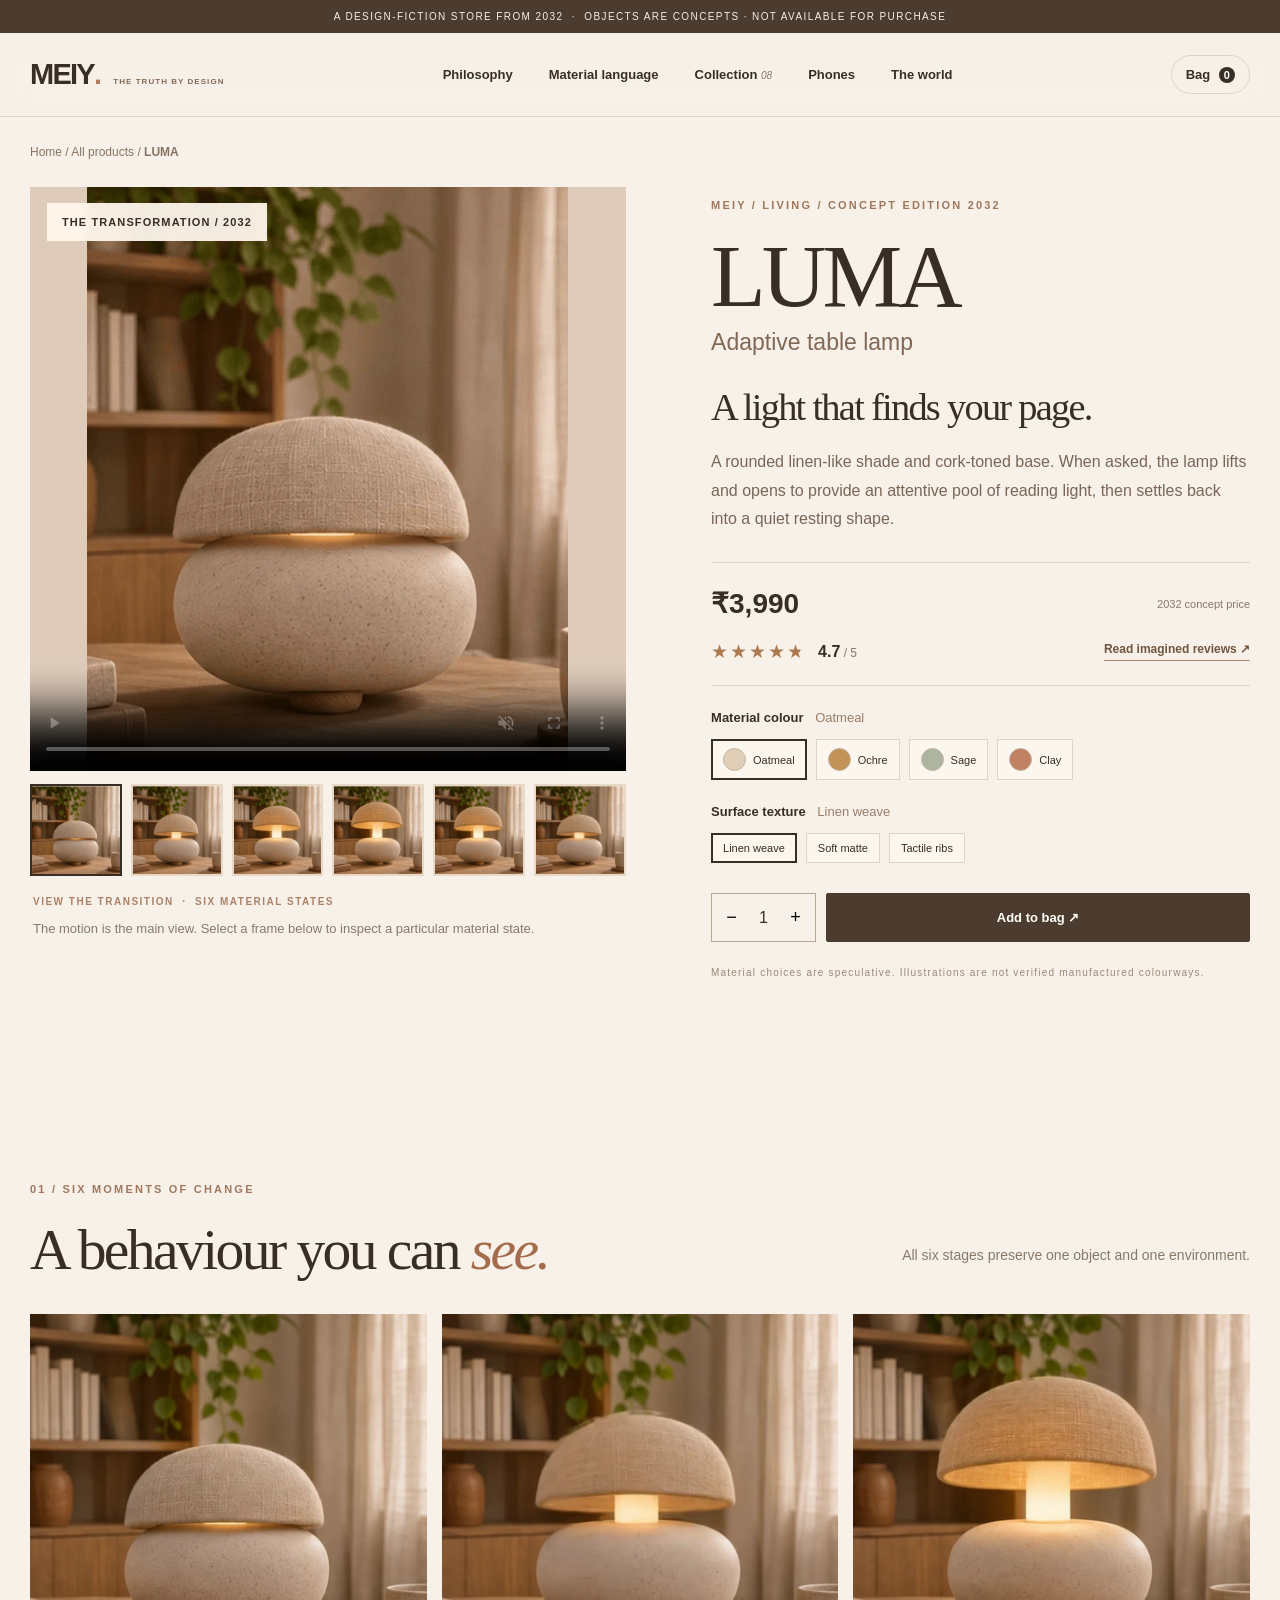
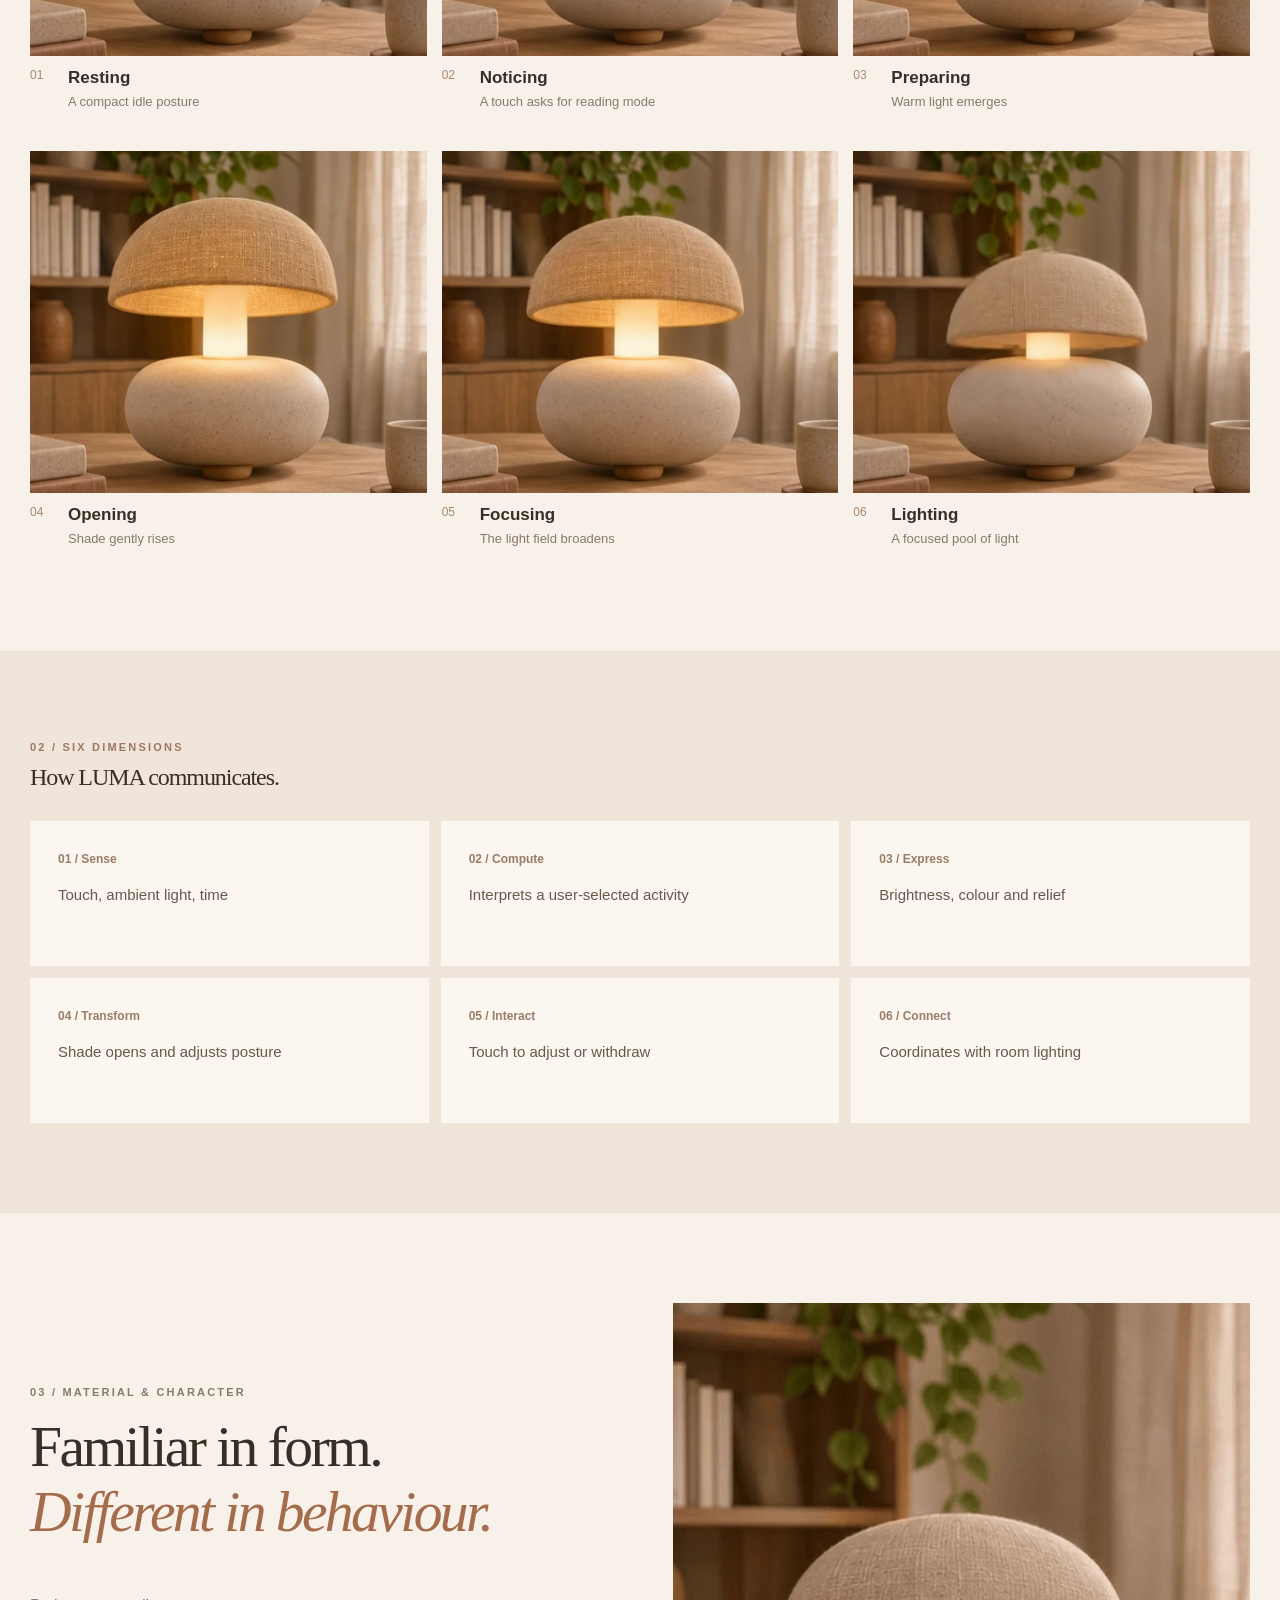
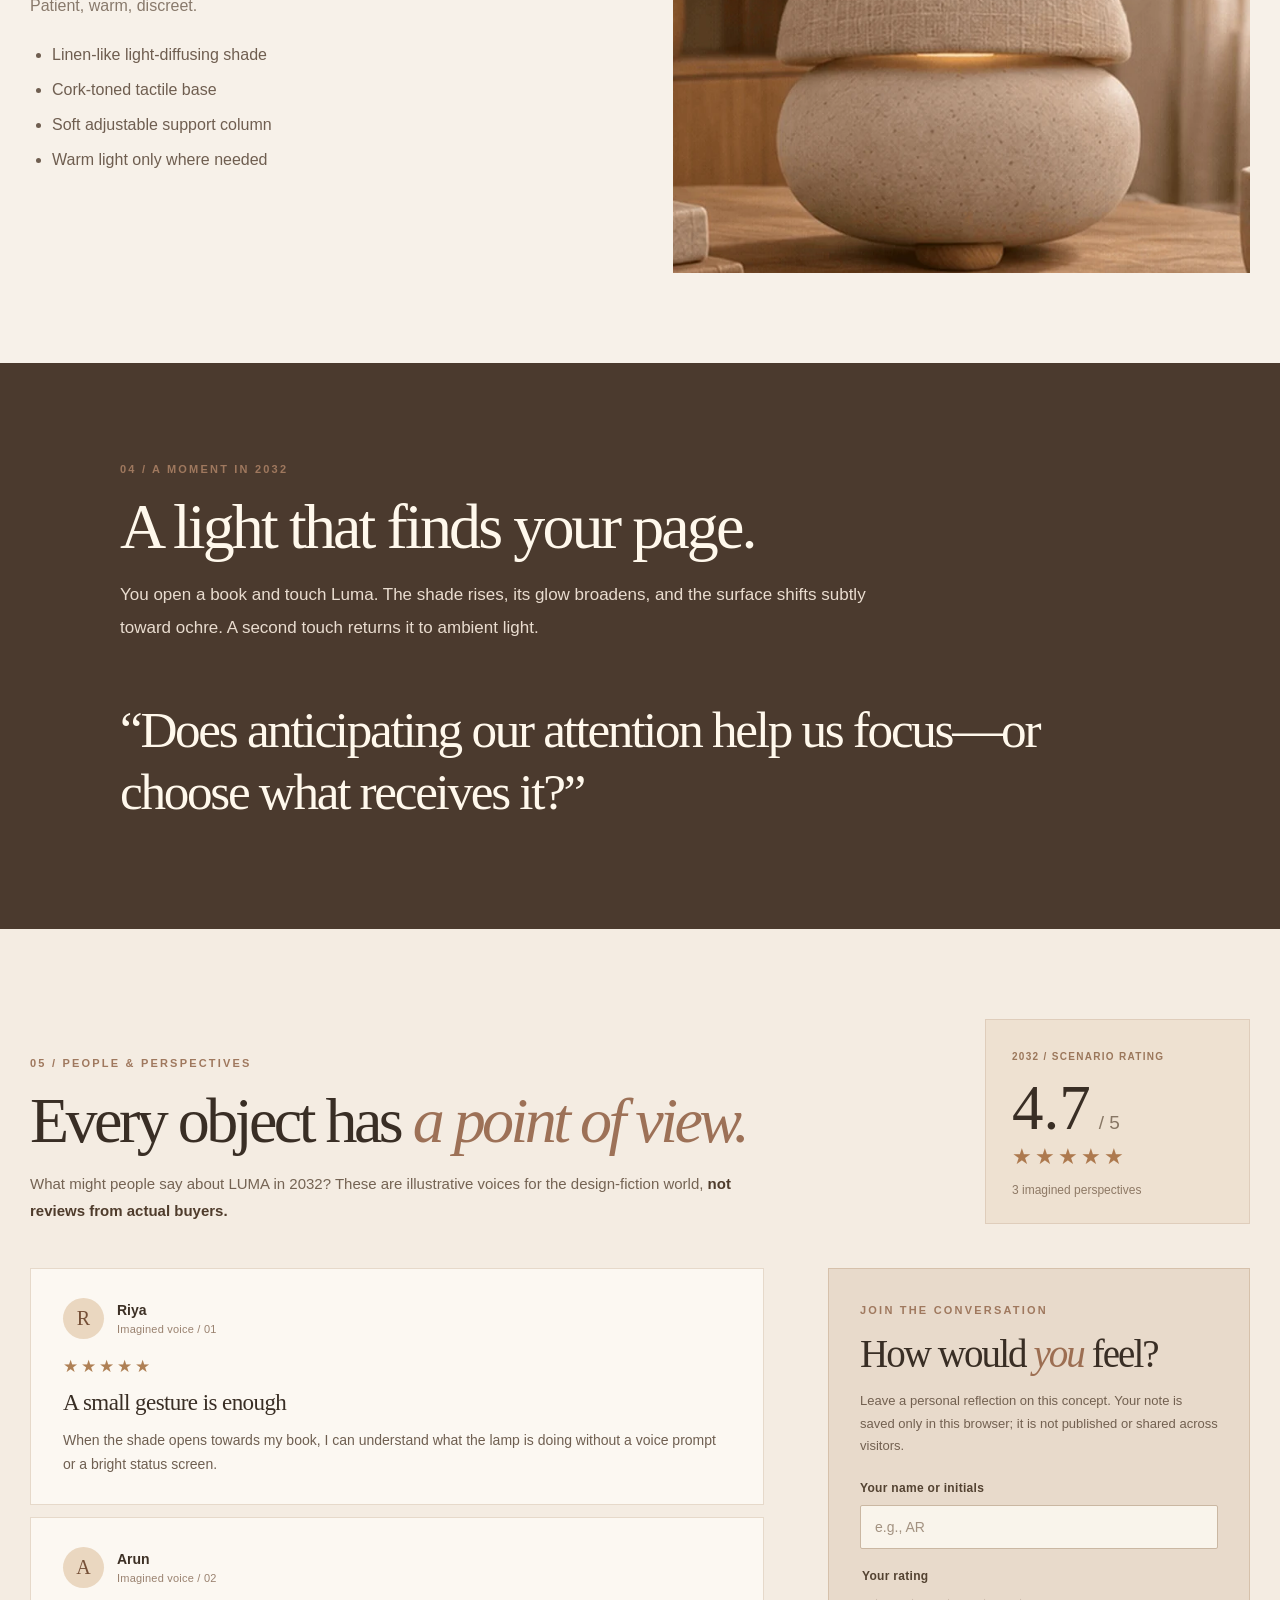
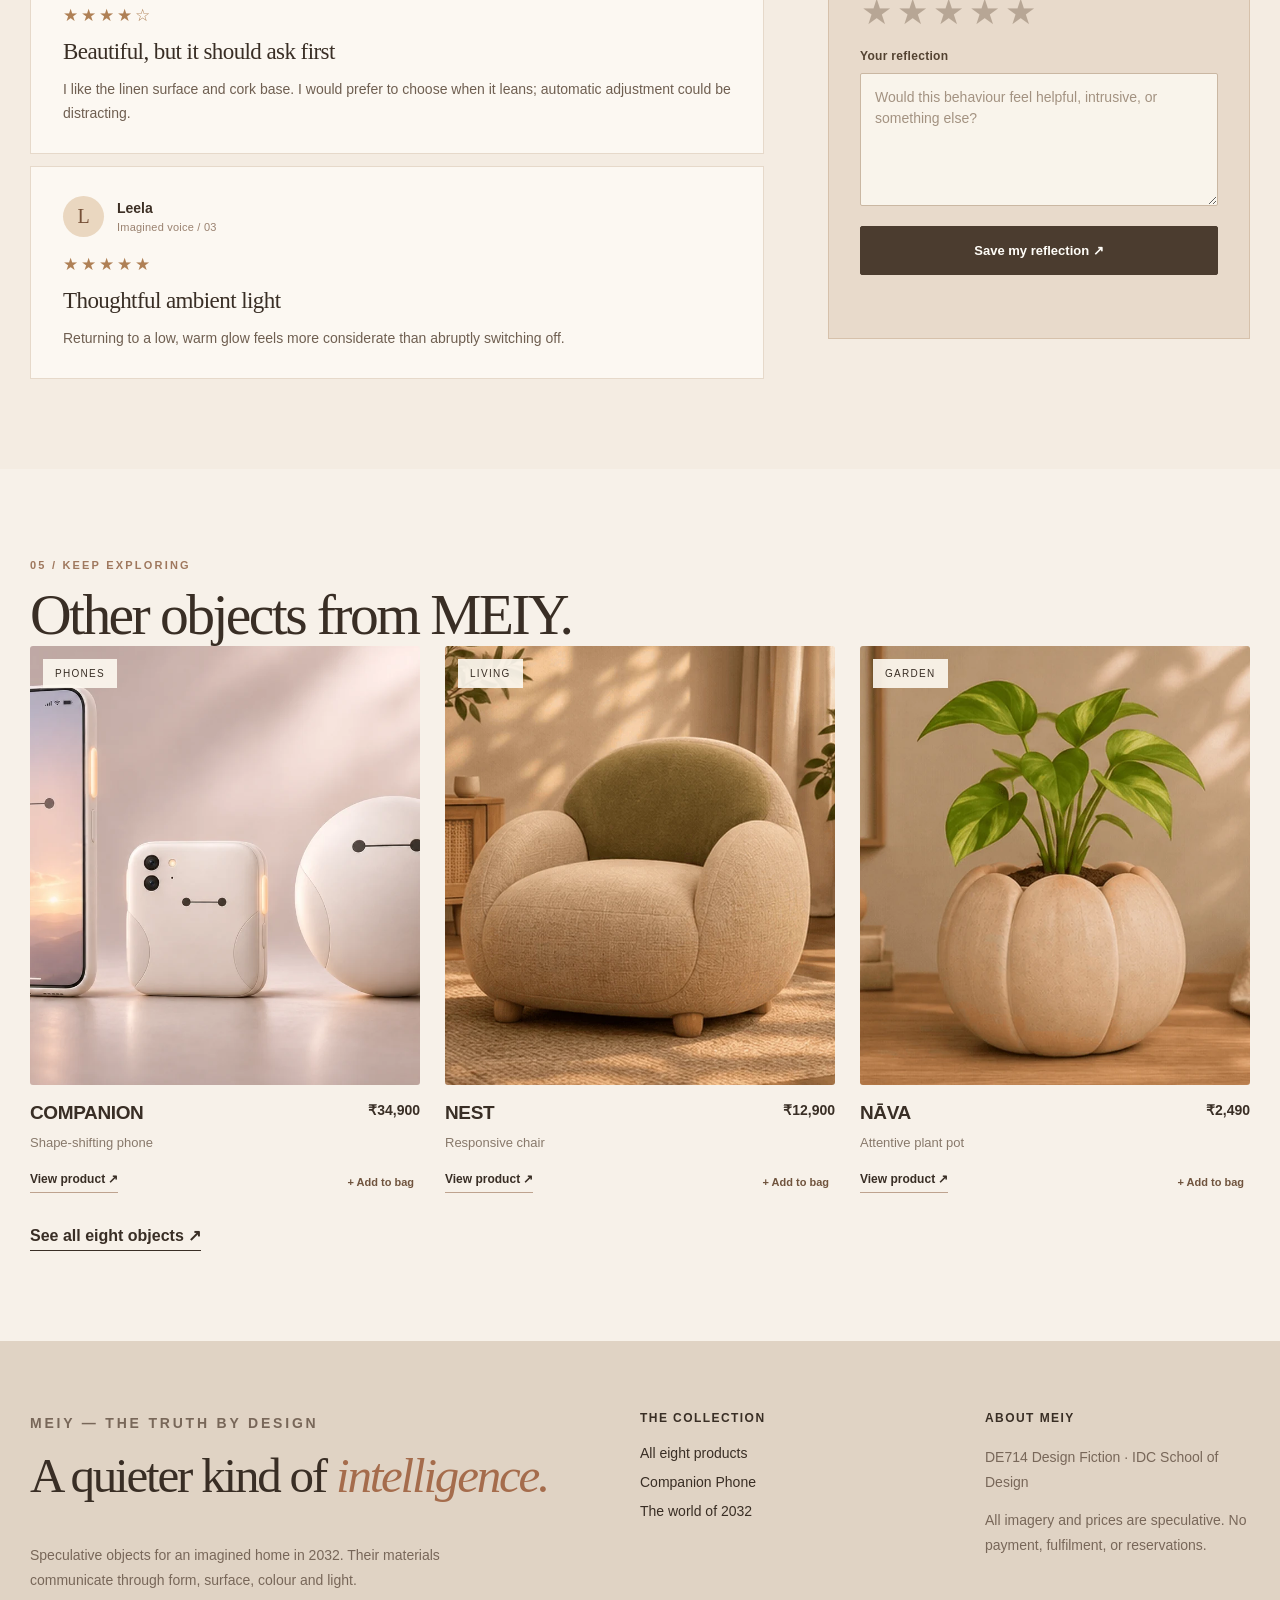
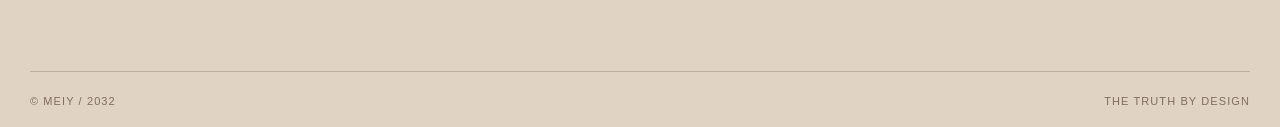
<file: products/luma.html>
<!DOCTYPE html>

<html lang="en"><head><meta charset="utf-8"/><meta content="width=device-width,initial-scale=1" name="viewport"/><meta content="#f7f1e9" name="theme-color"/><title>LUMA — Adaptive table lamp | MEIY</title><meta content="A rounded linen-like shade and cork-toned base. When asked, the lamp lifts and opens to provide an attentive pool of reading light, then settles back into a quiet resting shape." name="description"/><link href="../favicon.svg" rel="icon" type="image/svg+xml"/><link href="../styles.css" rel="stylesheet"/></head><body><div class="announcement">A DESIGN-FICTION STORE FROM 2032  ·  Objects are concepts · Not available for purchase</div><header class="header"><nav class="wrap topnav"><a aria-label="Meiy home" class="brand" href="../index.html">MEIY<span>.</span><small>THE TRUTH BY DESIGN</small></a><button aria-expanded="false" aria-label="Toggle menu" class="menu-btn" data-menu="" type="button">☰</button><div class="navitems" id="navitems"><a href="../index.html#philosophy">Philosophy</a><a href="../index.html#language">Material language</a><a href="../index.html#collection">Collection <em>08</em></a><a data-jump-phones="" href="../index.html#collection">Phones</a><a href="../index.html#story">The world</a></div><button aria-label="Open shopping bag" class="bagbutton" data-open-bag="" type="button">Bag <span data-bag-count="">0</span></button></nav></header><main data-product-id="luma"><div class="wrap breadcrumbs"><a href="../index.html">Home</a> / <a href="../index.html#collection">All products</a> / <strong>LUMA</strong></div>
<section class="product-intro wrap"><div class="product-gallery"><div class="main-image motion-hero"><video aria-label="Luma transformation study" autoplay="" controls="" data-main-video="" loop="" muted="" playsinline="" poster="../assets/luma-card.webp" preload="metadata"><source src="../assets/luma.mp4" type="video/mp4"/>Your browser does not support embedded motion.</video>
<img alt="Luma transformation still frame 1" data-main-image="" hidden="" src="../assets/luma-1.webp"/>
<div class="motion-hero-caption"><span data-frame-count="">THE TRANSFORMATION / 2032</span><button class="back-to-motion" data-return-video="" hidden="" type="button">↺   Watch transition</button></div>
<div class="image-nav" hidden=""><button aria-label="Previous stage" data-prev="" type="button">←</button><button aria-label="Next stage" data-next="" type="button">→</button></div></div><div class="thumbs"><button aria-label="View stage 1: Resting" aria-pressed="true" class="thumb current" data-stage="1" type="button"><img alt="" src="../assets/luma-1.webp"/></button><button aria-label="View stage 2: Noticing" aria-pressed="false" class="thumb" data-stage="2" type="button"><img alt="" src="../assets/luma-2.webp"/></button><button aria-label="View stage 3: Preparing" aria-pressed="false" class="thumb" data-stage="3" type="button"><img alt="" src="../assets/luma-3.webp"/></button><button aria-label="View stage 4: Opening" aria-pressed="false" class="thumb" data-stage="4" type="button"><img alt="" src="../assets/luma-4.webp"/></button><button aria-label="View stage 5: Focusing" aria-pressed="false" class="thumb" data-stage="5" type="button"><img alt="" src="../assets/luma-5.webp"/></button><button aria-label="View stage 6: Lighting" aria-pressed="false" class="thumb" data-stage="6" type="button"><img alt="" src="../assets/luma-6.webp"/></button></div><p class="gallery-legend">VIEW THE TRANSITION  ·  SIX MATERIAL STATES</p><p class="image-caption" data-stage-caption="">The motion is the main view. Select a frame below to inspect a particular material state.</p></div><div class="product-info"><p class="eyebrow">MEIY / LIVING / CONCEPT EDITION 2032</p><h1>LUMA</h1><h3>Adaptive table lamp</h3><h2>A light that finds your page.</h2><p>A rounded linen-like shade and cork-toned base. When asked, the lamp lifts and opens to provide an attentive pool of reading light, then settles back into a quiet resting shape.</p><div class="price">₹3,990 <small>2032 concept price</small></div><div aria-label="4.7 out of 5, based on three imagined perspectives" class="rating-teaser"><span aria-hidden="true" class="rating-teaser-stars" style="--rating-fill:94.00%">★★★★★</span> <strong>4.7<small> / 5</small></strong> <a href="#reviews">Read imagined reviews ↗</a></div><div class="options"><strong>Material colour <em data-color-name="">Oatmeal</em></strong><div class="swatches"><button aria-pressed="true" class="swatch selected" data-swatch="Oatmeal" type="button"><span style="background:#e0ceb6"></span>Oatmeal</button><button aria-pressed="false" class="swatch" data-swatch="Ochre" type="button"><span style="background:#c29256"></span>Ochre</button><button aria-pressed="false" class="swatch" data-swatch="Sage" type="button"><span style="background:#adb5a0"></span>Sage</button><button aria-pressed="false" class="swatch" data-swatch="Clay" type="button"><span style="background:#c08163"></span>Clay</button></div><strong>Surface texture <em data-texture-name="">Linen weave</em></strong><div class="finishes"><button aria-pressed="true" class="finish selected" data-texture="Linen weave" type="button">Linen weave</button><button aria-pressed="false" class="finish" data-texture="Soft matte" type="button">Soft matte</button><button aria-pressed="false" class="finish" data-texture="Tactile ribs" type="button">Tactile ribs</button></div></div><div class="purchase"><div class="quantity"><button data-minus="" type="button">−</button><span data-qty="">1</span><button data-plus="" type="button">+</button></div><button class="btn dark" data-add-bag="luma" type="button">Add to bag ↗</button></div><p class="tiny">Material choices are speculative. Illustrations are not verified manufactured colourways.</p></div></section>
<section class="section wrap"><p class="eyebrow">01 / SIX MOMENTS OF CHANGE</p><div class="section-heading"><h2>A behaviour you can <i>see.</i></h2><p class="hint">All six stages preserve one object and one environment.</p></div><div class="sequence-grid"><figure class="sequence-card"><img alt="LUMA stage 1: Resting" loading="lazy" src="../assets/luma-1.webp"/><figcaption><span>01</span><strong>Resting</strong><p>A compact idle posture</p></figcaption></figure><figure class="sequence-card"><img alt="LUMA stage 2: Noticing" loading="lazy" src="../assets/luma-2.webp"/><figcaption><span>02</span><strong>Noticing</strong><p>A touch asks for reading mode</p></figcaption></figure><figure class="sequence-card"><img alt="LUMA stage 3: Preparing" loading="lazy" src="../assets/luma-3.webp"/><figcaption><span>03</span><strong>Preparing</strong><p>Warm light emerges</p></figcaption></figure><figure class="sequence-card"><img alt="LUMA stage 4: Opening" loading="lazy" src="../assets/luma-4.webp"/><figcaption><span>04</span><strong>Opening</strong><p>Shade gently rises</p></figcaption></figure><figure class="sequence-card"><img alt="LUMA stage 5: Focusing" loading="lazy" src="../assets/luma-5.webp"/><figcaption><span>05</span><strong>Focusing</strong><p>The light field broadens</p></figcaption></figure><figure class="sequence-card"><img alt="LUMA stage 6: Lighting" loading="lazy" src="../assets/luma-6.webp"/><figcaption><span>06</span><strong>Lighting</strong><p>A focused pool of light</p></figcaption></figure></div></section>
<section class="section soft"><div class="wrap"><p class="eyebrow">02 / SIX DIMENSIONS</p><h2>How LUMA communicates.</h2><div class="dimensions"><article><span>01 / Sense</span><p>Touch, ambient light, time</p></article><article><span>02 / Compute</span><p>Interprets a user-selected activity</p></article><article><span>03 / Express</span><p>Brightness, colour and relief</p></article><article><span>04 / Transform</span><p>Shade opens and adjusts posture</p></article><article><span>05 / Interact</span><p>Touch to adjust or withdraw</p></article><article><span>06 / Connect</span><p>Coordinates with room lighting</p></article></div></div></section>
<section class="section materials wrap"><div><p class="eyebrow">03 / MATERIAL &amp; CHARACTER</p><h2>Familiar in form.<br/><i>Different in behaviour.</i></h2><p>Patient, warm, discreet.</p><ul><li>Linen-like light-diffusing shade</li><li>Cork-toned tactile base</li><li>Soft adjustable support column</li><li>Warm light only where needed</li></ul></div><img alt="LUMA in its material finish" loading="lazy" src="../assets/luma-card.webp"/></section>
<section class="scenario"><div class="wrap"><p class="eyebrow">04 / A MOMENT IN 2032</p><h2>A light that finds your page.</h2><p>You open a book and touch Luma. The shade rises, its glow broadens, and the surface shifts subtly toward ochre. A second touch returns it to ambient light.</p><blockquote>“Does anticipating our attention help us focus—or choose what receives it?”</blockquote></div></section><section aria-labelledby="reviews-title" class="section reviews-section" data-reviews-product="luma" id="reviews">
<div class="wrap">
<div class="reviews-heading"><div><p class="eyebrow">05 / PEOPLE &amp; PERSPECTIVES</p><h2 id="reviews-title">Every object has <i>a point of view.</i></h2><p>What might people say about LUMA in 2032? These are illustrative voices for the design-fiction world, <strong>not reviews from actual buyers.</strong></p></div>
<div class="review-summary"><span class="review-summary-label">2032 / SCENARIO RATING</span><div class="review-summary-score"><strong>4.7</strong><span> / 5</span></div><div aria-label="4.7 of 5 stars" class="review-summary-stars" style="--rating-fill:94.00%">★★★★★</div><small>3 imagined perspectives</small></div></div>
<div class="review-layout"><div aria-label="Imagined perspectives" class="review-list" id="review-list"></div>
<aside class="review-compose"><span class="eyebrow">JOIN THE CONVERSATION</span><h3>How would <i>you</i> feel?</h3><p>Leave a personal reflection on this concept. Your note is saved only in this browser; it is not published or shared across visitors.</p>
<form class="review-form" data-review-form="">
<label for="review-name">Your name or initials</label><input autocomplete="nickname" id="review-name" maxlength="48" name="name" placeholder="e.g., AR" required=""/>
<fieldset class="review-stars"><legend>Your rating</legend><div aria-label="Choose rating from one to five stars" class="star-input" role="group">
<input id="star-5" name="rating" required="" type="radio" value="5"/><label for="star-5" title="5 stars">★<span class="sr-only">5 stars</span></label>
<input id="star-4" name="rating" type="radio" value="4"/><label for="star-4" title="4 stars">★<span class="sr-only">4 stars</span></label>
<input id="star-3" name="rating" type="radio" value="3"/><label for="star-3" title="3 stars">★<span class="sr-only">3 stars</span></label>
<input id="star-2" name="rating" type="radio" value="2"/><label for="star-2" title="2 stars">★<span class="sr-only">2 stars</span></label>
<input id="star-1" name="rating" type="radio" value="1"/><label for="star-1" title="1 star">★<span class="sr-only">1 star</span></label>
</div></fieldset>
<label for="review-body">Your reflection</label><textarea id="review-body" maxlength="950" minlength="20" name="body" placeholder="Would this behaviour feel helpful, intrusive, or something else?" required="" rows="5"></textarea>
<button class="btn dark full" type="submit">Save my reflection ↗</button><p aria-live="polite" class="review-form-status" data-review-status="" role="status"></p>
</form><div class="my-reflection" hidden="" id="my-reflection"></div></aside></div>
</div></section>
<section class="section wrap"><p class="eyebrow">05 / KEEP EXPLORING</p><h2>Other objects from MEIY.</h2><div class="products-grid related"><article class="card" data-category="Phones" data-search="companion shape-shifting phone"><a aria-label="View COMPANION" class="card-image" href="../products/companion.html"><img alt="COMPANION Shape-shifting phone visual" loading="lazy" src="../assets/companion-card.webp"/><span class="card-tag">Phones</span></a><div class="card-row"><h3><a href="../products/companion.html">COMPANION</a></h3><span>₹34,900</span></div><p>Shape-shifting phone</p><div class="card-actions"><a href="../products/companion.html">View product ↗</a><button data-add-bag="companion" type="button">+ Add to bag</button></div></article><article class="card" data-category="Living" data-search="nest responsive chair"><a aria-label="View NEST" class="card-image" href="../products/nest.html"><img alt="NEST Responsive chair visual" loading="lazy" src="../assets/nest-card.webp"/><span class="card-tag">Living</span></a><div class="card-row"><h3><a href="../products/nest.html">NEST</a></h3><span>₹12,900</span></div><p>Responsive chair</p><div class="card-actions"><a href="../products/nest.html">View product ↗</a><button data-add-bag="nest" type="button">+ Add to bag</button></div></article><article class="card" data-category="Garden" data-search="nāva attentive plant pot"><a aria-label="View NĀVA" class="card-image" href="../products/nava.html"><img alt="NĀVA Attentive plant pot visual" loading="lazy" src="../assets/nava-card.webp"/><span class="card-tag">Garden</span></a><div class="card-row"><h3><a href="../products/nava.html">NĀVA</a></h3><span>₹2,490</span></div><p>Attentive plant pot</p><div class="card-actions"><a href="../products/nava.html">View product ↗</a><button data-add-bag="nava" type="button">+ Add to bag</button></div></article></div><a class="all-link" href="../index.html#collection">See all eight objects ↗</a></section></main><footer class="footer"><div class="wrap footer-grid"><div><p class="eyebrow">MEIY — THE TRUTH BY DESIGN</p><h2>A quieter kind of <i>intelligence.</i></h2><p>Speculative objects for an imagined home in 2032. Their materials communicate through form, surface, colour and light.</p></div><div><b>The collection</b><a href="../index.html#collection">All eight products</a><a href="../products/companion.html">Companion Phone</a><a href="../index.html#story">The world of 2032</a></div><div><b>About MEIY</b><p>DE714 Design Fiction · IDC School of Design</p><p>All imagery and prices are speculative. No payment, fulfilment, or reservations.</p></div></div><div class="wrap foot-bottom">© MEIY / 2032 <span>THE TRUTH BY DESIGN</span></div></footer><div class="scrim" data-close-bag=""></div><aside aria-label="Shopping bag" aria-modal="true" class="cart" role="dialog"><div class="cart-heading"><h2>Bag <span>2032</span></h2><button aria-label="Close bag" data-close-bag="" type="button">×</button></div><div class="cart-entries" data-cart-entries=""></div><div class="cart-bottom"><p data-cart-total=""></p><button class="btn dark full" data-concept-checkout="" type="button">Continue ↗</button><small>Concept catalogue · No actual payment or delivery.</small></div></aside><div aria-live="polite" class="toast" data-toast="" role="status"></div><dialog id="concept-dialog"><button aria-label="Close dialog" class="dialog-close" data-close-dialog="">×</button><p class="eyebrow">IN THE YEAR 2032</p><h2>The purchase belongs to 2032.</h2><p>MEIY is a design-fiction store. These objects are concepts, not manufactured products. There is no payment or shipping.</p><button class="btn dark" data-close-dialog="">Continue exploring ↗</button></dialog><script defer="" src="../products.js"></script><script defer="" src="../review-data.js"></script><script defer="" src="../site.js"></script><script defer="" src="../reviews.js"></script></body></html>
</file>
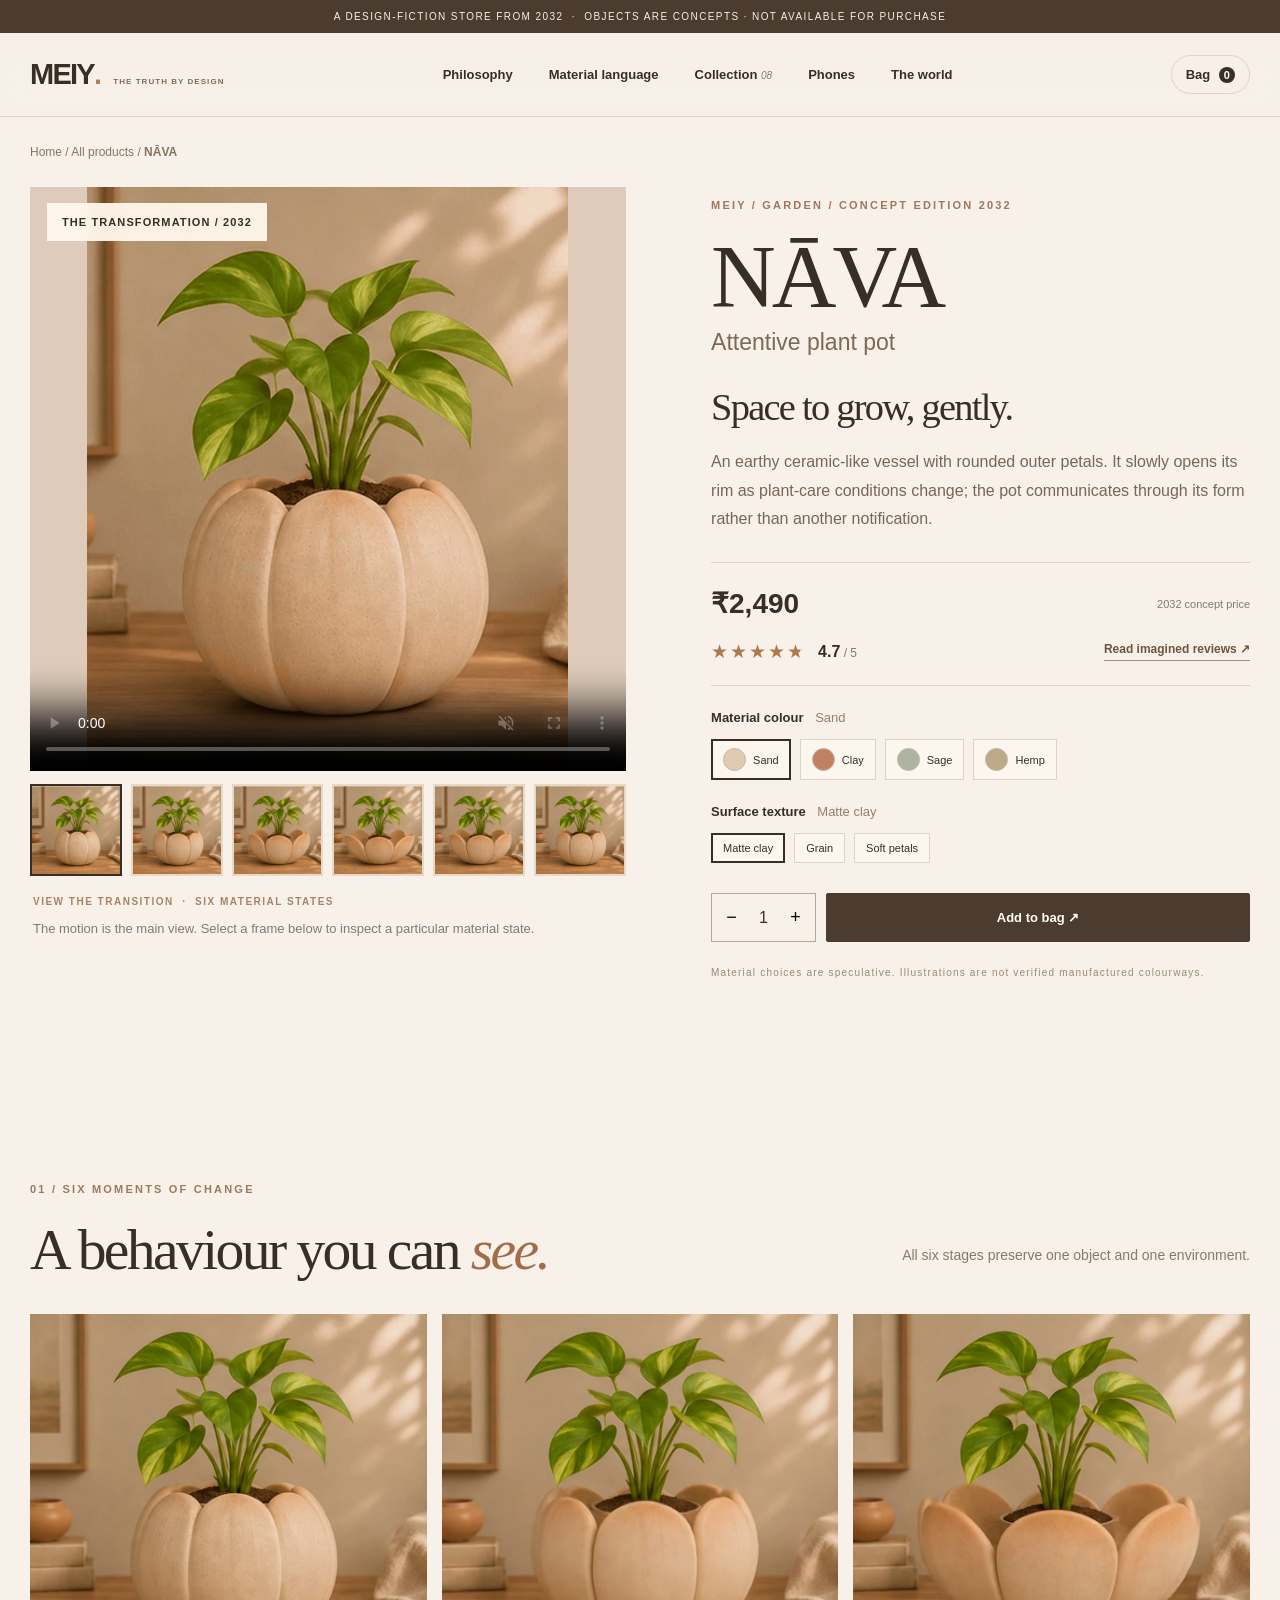
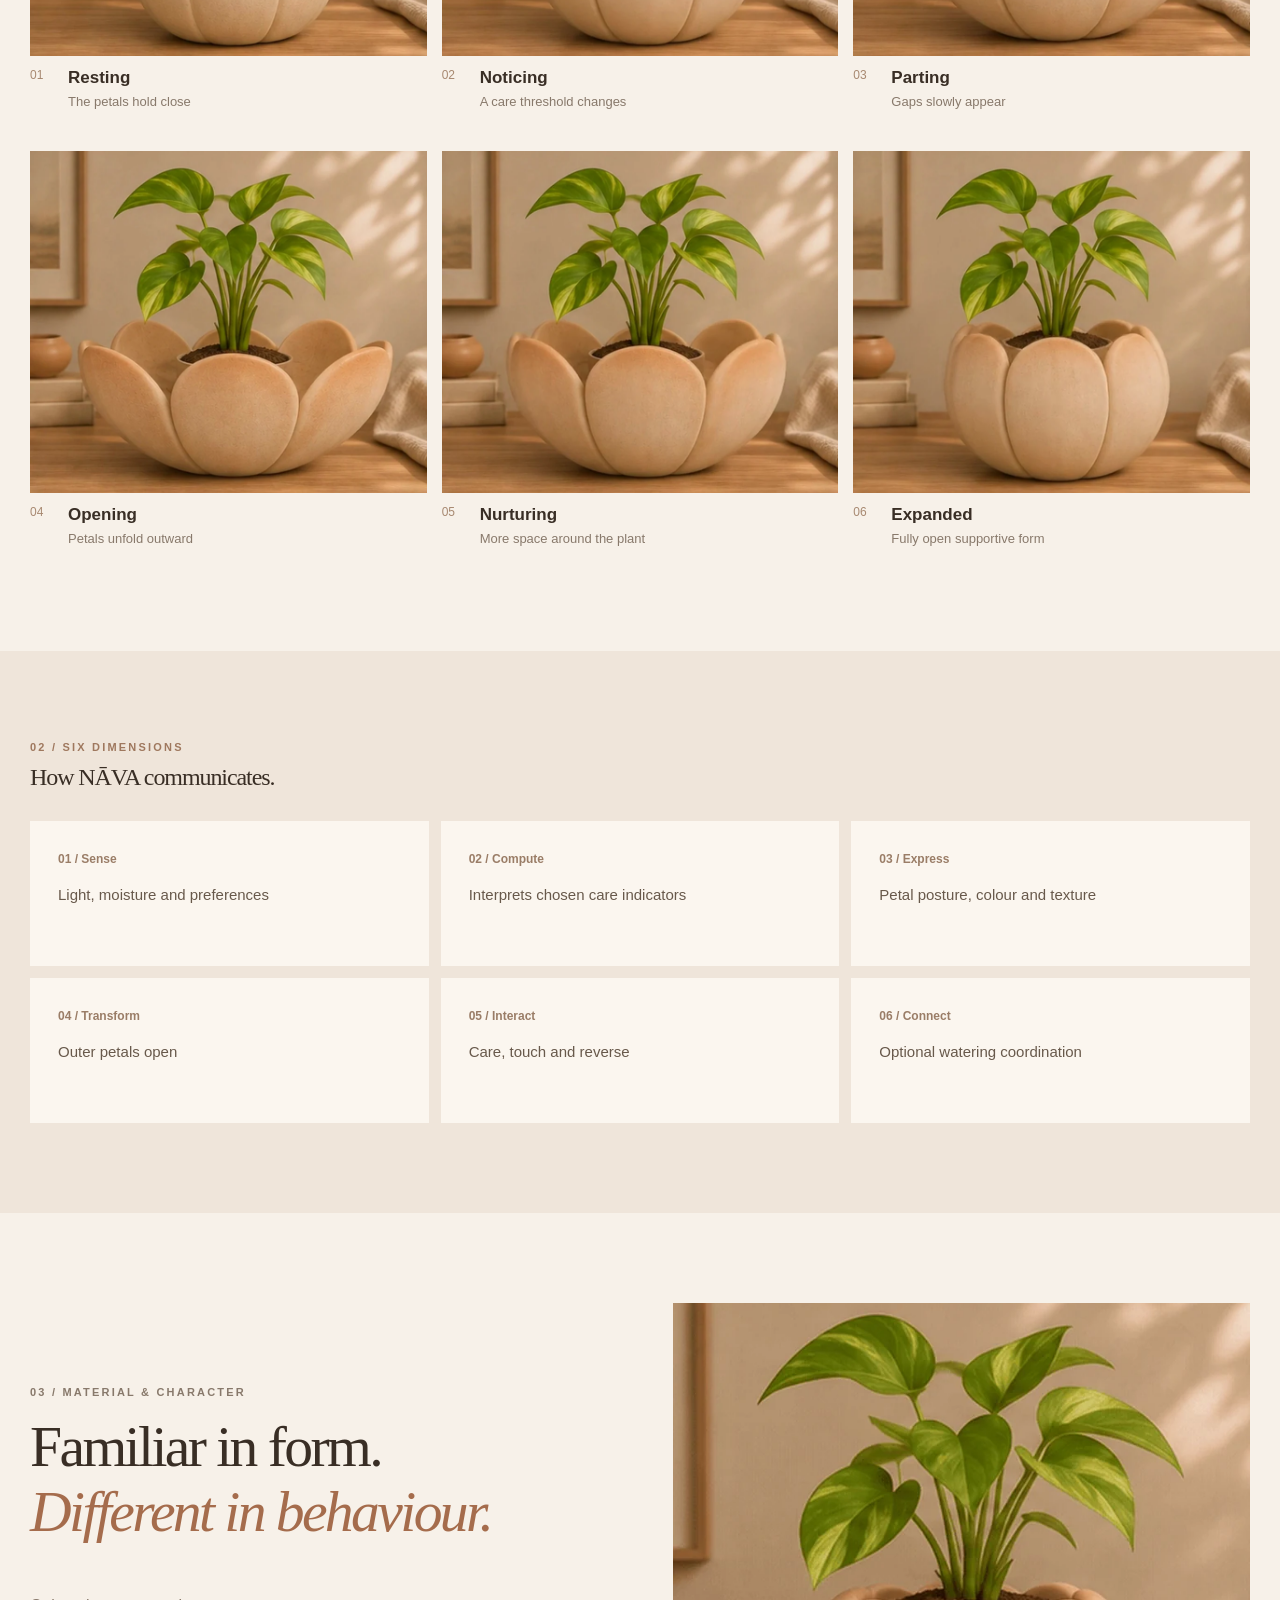
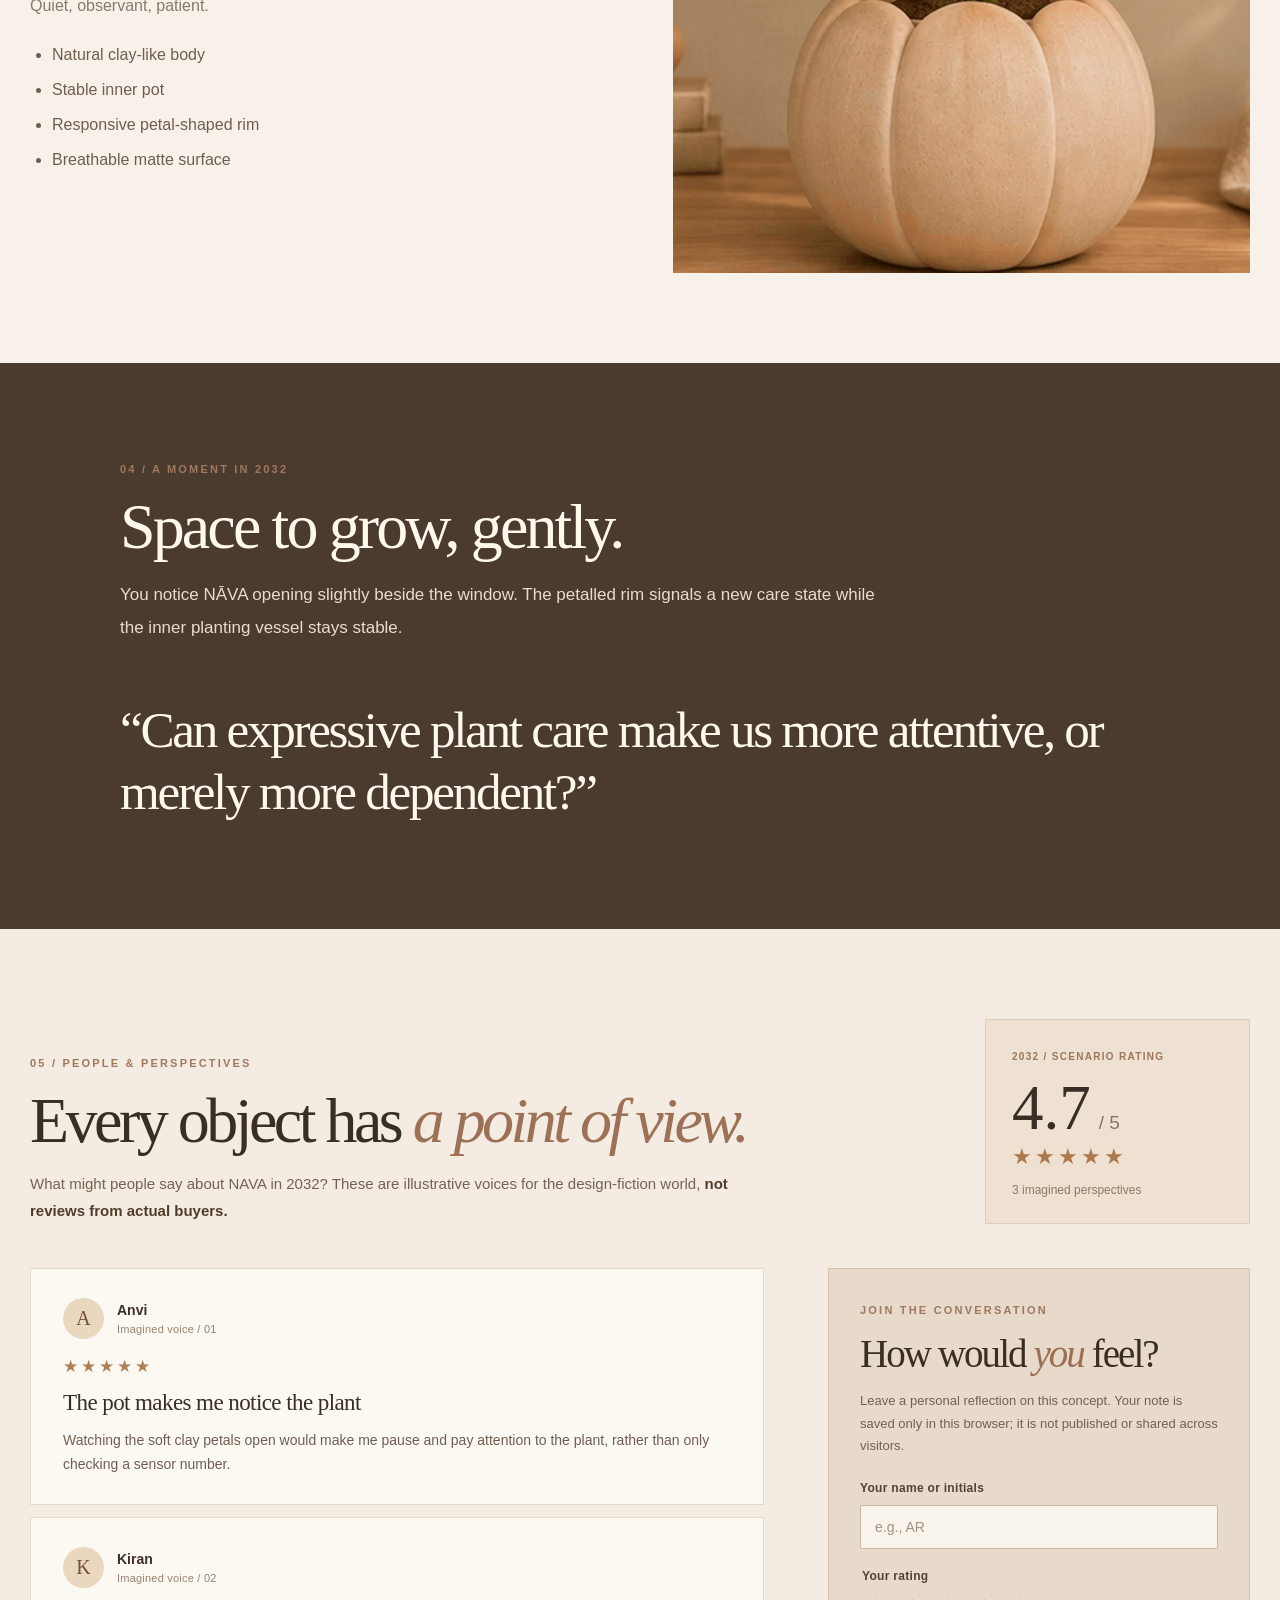
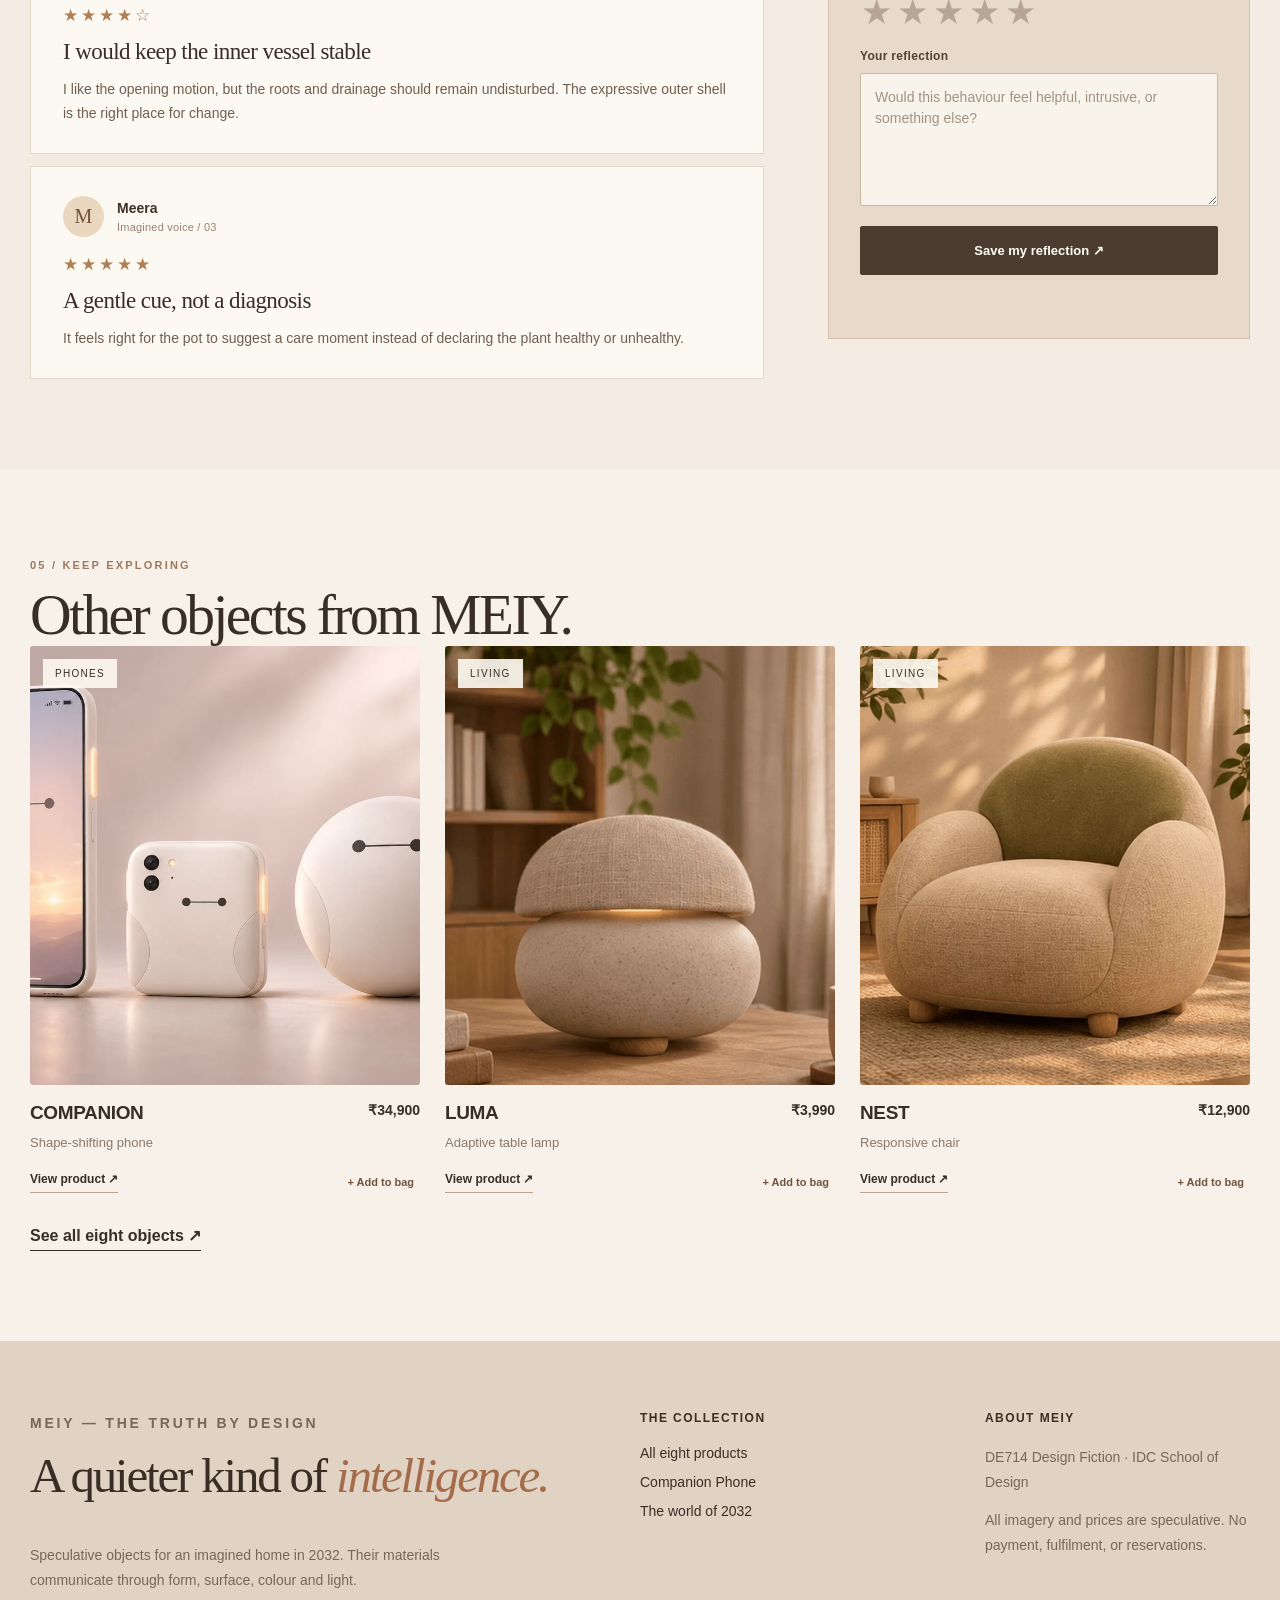
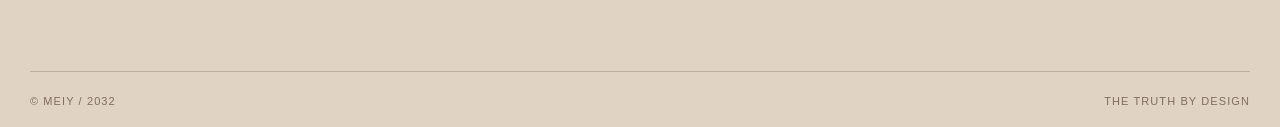
<file: products/nava.html>
<!DOCTYPE html>

<html lang="en"><head><meta charset="utf-8"/><meta content="width=device-width,initial-scale=1" name="viewport"/><meta content="#f7f1e9" name="theme-color"/><title>NĀVA — Attentive plant pot | MEIY</title><meta content="An earthy ceramic-like vessel with rounded outer petals. It slowly opens its rim as plant-care conditions change; the pot communicates through its form rather than another notification." name="description"/><link href="../favicon.svg" rel="icon" type="image/svg+xml"/><link href="../styles.css" rel="stylesheet"/></head><body><div class="announcement">A DESIGN-FICTION STORE FROM 2032  ·  Objects are concepts · Not available for purchase</div><header class="header"><nav class="wrap topnav"><a aria-label="Meiy home" class="brand" href="../index.html">MEIY<span>.</span><small>THE TRUTH BY DESIGN</small></a><button aria-expanded="false" aria-label="Toggle menu" class="menu-btn" data-menu="" type="button">☰</button><div class="navitems" id="navitems"><a href="../index.html#philosophy">Philosophy</a><a href="../index.html#language">Material language</a><a href="../index.html#collection">Collection <em>08</em></a><a data-jump-phones="" href="../index.html#collection">Phones</a><a href="../index.html#story">The world</a></div><button aria-label="Open shopping bag" class="bagbutton" data-open-bag="" type="button">Bag <span data-bag-count="">0</span></button></nav></header><main data-product-id="nava"><div class="wrap breadcrumbs"><a href="../index.html">Home</a> / <a href="../index.html#collection">All products</a> / <strong>NĀVA</strong></div>
<section class="product-intro wrap"><div class="product-gallery"><div class="main-image motion-hero"><video aria-label="Nava transformation study" autoplay="" controls="" data-main-video="" loop="" muted="" playsinline="" poster="../assets/nava-card.webp" preload="metadata"><source src="../assets/nava.mp4" type="video/mp4"/>Your browser does not support embedded motion.</video>
<img alt="Nava transformation still frame 1" data-main-image="" hidden="" src="../assets/nava-1.webp"/>
<div class="motion-hero-caption"><span data-frame-count="">THE TRANSFORMATION / 2032</span><button class="back-to-motion" data-return-video="" hidden="" type="button">↺   Watch transition</button></div>
<div class="image-nav" hidden=""><button aria-label="Previous stage" data-prev="" type="button">←</button><button aria-label="Next stage" data-next="" type="button">→</button></div></div><div class="thumbs"><button aria-label="View stage 1: Resting" aria-pressed="true" class="thumb current" data-stage="1" type="button"><img alt="" src="../assets/nava-1.webp"/></button><button aria-label="View stage 2: Noticing" aria-pressed="false" class="thumb" data-stage="2" type="button"><img alt="" src="../assets/nava-2.webp"/></button><button aria-label="View stage 3: Parting" aria-pressed="false" class="thumb" data-stage="3" type="button"><img alt="" src="../assets/nava-3.webp"/></button><button aria-label="View stage 4: Opening" aria-pressed="false" class="thumb" data-stage="4" type="button"><img alt="" src="../assets/nava-4.webp"/></button><button aria-label="View stage 5: Nurturing" aria-pressed="false" class="thumb" data-stage="5" type="button"><img alt="" src="../assets/nava-5.webp"/></button><button aria-label="View stage 6: Expanded" aria-pressed="false" class="thumb" data-stage="6" type="button"><img alt="" src="../assets/nava-6.webp"/></button></div><p class="gallery-legend">VIEW THE TRANSITION  ·  SIX MATERIAL STATES</p><p class="image-caption" data-stage-caption="">The motion is the main view. Select a frame below to inspect a particular material state.</p></div><div class="product-info"><p class="eyebrow">MEIY / GARDEN / CONCEPT EDITION 2032</p><h1>NĀVA</h1><h3>Attentive plant pot</h3><h2>Space to grow, gently.</h2><p>An earthy ceramic-like vessel with rounded outer petals. It slowly opens its rim as plant-care conditions change; the pot communicates through its form rather than another notification.</p><div class="price">₹2,490 <small>2032 concept price</small></div><div aria-label="4.7 out of 5, based on three imagined perspectives" class="rating-teaser"><span aria-hidden="true" class="rating-teaser-stars" style="--rating-fill:94.00%">★★★★★</span> <strong>4.7<small> / 5</small></strong> <a href="#reviews">Read imagined reviews ↗</a></div><div class="options"><strong>Material colour <em data-color-name="">Sand</em></strong><div class="swatches"><button aria-pressed="true" class="swatch selected" data-swatch="Sand" type="button"><span style="background:#e1cbb0"></span>Sand</button><button aria-pressed="false" class="swatch" data-swatch="Clay" type="button"><span style="background:#c08163"></span>Clay</button><button aria-pressed="false" class="swatch" data-swatch="Sage" type="button"><span style="background:#adb5a0"></span>Sage</button><button aria-pressed="false" class="swatch" data-swatch="Hemp" type="button"><span style="background:#bcaa87"></span>Hemp</button></div><strong>Surface texture <em data-texture-name="">Matte clay</em></strong><div class="finishes"><button aria-pressed="true" class="finish selected" data-texture="Matte clay" type="button">Matte clay</button><button aria-pressed="false" class="finish" data-texture="Grain" type="button">Grain</button><button aria-pressed="false" class="finish" data-texture="Soft petals" type="button">Soft petals</button></div></div><div class="purchase"><div class="quantity"><button data-minus="" type="button">−</button><span data-qty="">1</span><button data-plus="" type="button">+</button></div><button class="btn dark" data-add-bag="nava" type="button">Add to bag ↗</button></div><p class="tiny">Material choices are speculative. Illustrations are not verified manufactured colourways.</p></div></section>
<section class="section wrap"><p class="eyebrow">01 / SIX MOMENTS OF CHANGE</p><div class="section-heading"><h2>A behaviour you can <i>see.</i></h2><p class="hint">All six stages preserve one object and one environment.</p></div><div class="sequence-grid"><figure class="sequence-card"><img alt="NĀVA stage 1: Resting" loading="lazy" src="../assets/nava-1.webp"/><figcaption><span>01</span><strong>Resting</strong><p>The petals hold close</p></figcaption></figure><figure class="sequence-card"><img alt="NĀVA stage 2: Noticing" loading="lazy" src="../assets/nava-2.webp"/><figcaption><span>02</span><strong>Noticing</strong><p>A care threshold changes</p></figcaption></figure><figure class="sequence-card"><img alt="NĀVA stage 3: Parting" loading="lazy" src="../assets/nava-3.webp"/><figcaption><span>03</span><strong>Parting</strong><p>Gaps slowly appear</p></figcaption></figure><figure class="sequence-card"><img alt="NĀVA stage 4: Opening" loading="lazy" src="../assets/nava-4.webp"/><figcaption><span>04</span><strong>Opening</strong><p>Petals unfold outward</p></figcaption></figure><figure class="sequence-card"><img alt="NĀVA stage 5: Nurturing" loading="lazy" src="../assets/nava-5.webp"/><figcaption><span>05</span><strong>Nurturing</strong><p>More space around the plant</p></figcaption></figure><figure class="sequence-card"><img alt="NĀVA stage 6: Expanded" loading="lazy" src="../assets/nava-6.webp"/><figcaption><span>06</span><strong>Expanded</strong><p>Fully open supportive form</p></figcaption></figure></div></section>
<section class="section soft"><div class="wrap"><p class="eyebrow">02 / SIX DIMENSIONS</p><h2>How NĀVA communicates.</h2><div class="dimensions"><article><span>01 / Sense</span><p>Light, moisture and preferences</p></article><article><span>02 / Compute</span><p>Interprets chosen care indicators</p></article><article><span>03 / Express</span><p>Petal posture, colour and texture</p></article><article><span>04 / Transform</span><p>Outer petals open</p></article><article><span>05 / Interact</span><p>Care, touch and reverse</p></article><article><span>06 / Connect</span><p>Optional watering coordination</p></article></div></div></section>
<section class="section materials wrap"><div><p class="eyebrow">03 / MATERIAL &amp; CHARACTER</p><h2>Familiar in form.<br/><i>Different in behaviour.</i></h2><p>Quiet, observant, patient.</p><ul><li>Natural clay-like body</li><li>Stable inner pot</li><li>Responsive petal-shaped rim</li><li>Breathable matte surface</li></ul></div><img alt="NĀVA in its material finish" loading="lazy" src="../assets/nava-card.webp"/></section>
<section class="scenario"><div class="wrap"><p class="eyebrow">04 / A MOMENT IN 2032</p><h2>Space to grow, gently.</h2><p>You notice NĀVA opening slightly beside the window. The petalled rim signals a new care state while the inner planting vessel stays stable.</p><blockquote>“Can expressive plant care make us more attentive, or merely more dependent?”</blockquote></div></section><section aria-labelledby="reviews-title" class="section reviews-section" data-reviews-product="nava" id="reviews">
<div class="wrap">
<div class="reviews-heading"><div><p class="eyebrow">05 / PEOPLE &amp; PERSPECTIVES</p><h2 id="reviews-title">Every object has <i>a point of view.</i></h2><p>What might people say about NAVA in 2032? These are illustrative voices for the design-fiction world, <strong>not reviews from actual buyers.</strong></p></div>
<div class="review-summary"><span class="review-summary-label">2032 / SCENARIO RATING</span><div class="review-summary-score"><strong>4.7</strong><span> / 5</span></div><div aria-label="4.7 of 5 stars" class="review-summary-stars" style="--rating-fill:94.00%">★★★★★</div><small>3 imagined perspectives</small></div></div>
<div class="review-layout"><div aria-label="Imagined perspectives" class="review-list" id="review-list"></div>
<aside class="review-compose"><span class="eyebrow">JOIN THE CONVERSATION</span><h3>How would <i>you</i> feel?</h3><p>Leave a personal reflection on this concept. Your note is saved only in this browser; it is not published or shared across visitors.</p>
<form class="review-form" data-review-form="">
<label for="review-name">Your name or initials</label><input autocomplete="nickname" id="review-name" maxlength="48" name="name" placeholder="e.g., AR" required=""/>
<fieldset class="review-stars"><legend>Your rating</legend><div aria-label="Choose rating from one to five stars" class="star-input" role="group">
<input id="star-5" name="rating" required="" type="radio" value="5"/><label for="star-5" title="5 stars">★<span class="sr-only">5 stars</span></label>
<input id="star-4" name="rating" type="radio" value="4"/><label for="star-4" title="4 stars">★<span class="sr-only">4 stars</span></label>
<input id="star-3" name="rating" type="radio" value="3"/><label for="star-3" title="3 stars">★<span class="sr-only">3 stars</span></label>
<input id="star-2" name="rating" type="radio" value="2"/><label for="star-2" title="2 stars">★<span class="sr-only">2 stars</span></label>
<input id="star-1" name="rating" type="radio" value="1"/><label for="star-1" title="1 star">★<span class="sr-only">1 star</span></label>
</div></fieldset>
<label for="review-body">Your reflection</label><textarea id="review-body" maxlength="950" minlength="20" name="body" placeholder="Would this behaviour feel helpful, intrusive, or something else?" required="" rows="5"></textarea>
<button class="btn dark full" type="submit">Save my reflection ↗</button><p aria-live="polite" class="review-form-status" data-review-status="" role="status"></p>
</form><div class="my-reflection" hidden="" id="my-reflection"></div></aside></div>
</div></section>
<section class="section wrap"><p class="eyebrow">05 / KEEP EXPLORING</p><h2>Other objects from MEIY.</h2><div class="products-grid related"><article class="card" data-category="Phones" data-search="companion shape-shifting phone"><a aria-label="View COMPANION" class="card-image" href="../products/companion.html"><img alt="COMPANION Shape-shifting phone visual" loading="lazy" src="../assets/companion-card.webp"/><span class="card-tag">Phones</span></a><div class="card-row"><h3><a href="../products/companion.html">COMPANION</a></h3><span>₹34,900</span></div><p>Shape-shifting phone</p><div class="card-actions"><a href="../products/companion.html">View product ↗</a><button data-add-bag="companion" type="button">+ Add to bag</button></div></article><article class="card" data-category="Living" data-search="luma adaptive table lamp"><a aria-label="View LUMA" class="card-image" href="../products/luma.html"><img alt="LUMA Adaptive table lamp visual" loading="lazy" src="../assets/luma-card.webp"/><span class="card-tag">Living</span></a><div class="card-row"><h3><a href="../products/luma.html">LUMA</a></h3><span>₹3,990</span></div><p>Adaptive table lamp</p><div class="card-actions"><a href="../products/luma.html">View product ↗</a><button data-add-bag="luma" type="button">+ Add to bag</button></div></article><article class="card" data-category="Living" data-search="nest responsive chair"><a aria-label="View NEST" class="card-image" href="../products/nest.html"><img alt="NEST Responsive chair visual" loading="lazy" src="../assets/nest-card.webp"/><span class="card-tag">Living</span></a><div class="card-row"><h3><a href="../products/nest.html">NEST</a></h3><span>₹12,900</span></div><p>Responsive chair</p><div class="card-actions"><a href="../products/nest.html">View product ↗</a><button data-add-bag="nest" type="button">+ Add to bag</button></div></article></div><a class="all-link" href="../index.html#collection">See all eight objects ↗</a></section></main><footer class="footer"><div class="wrap footer-grid"><div><p class="eyebrow">MEIY — THE TRUTH BY DESIGN</p><h2>A quieter kind of <i>intelligence.</i></h2><p>Speculative objects for an imagined home in 2032. Their materials communicate through form, surface, colour and light.</p></div><div><b>The collection</b><a href="../index.html#collection">All eight products</a><a href="../products/companion.html">Companion Phone</a><a href="../index.html#story">The world of 2032</a></div><div><b>About MEIY</b><p>DE714 Design Fiction · IDC School of Design</p><p>All imagery and prices are speculative. No payment, fulfilment, or reservations.</p></div></div><div class="wrap foot-bottom">© MEIY / 2032 <span>THE TRUTH BY DESIGN</span></div></footer><div class="scrim" data-close-bag=""></div><aside aria-label="Shopping bag" aria-modal="true" class="cart" role="dialog"><div class="cart-heading"><h2>Bag <span>2032</span></h2><button aria-label="Close bag" data-close-bag="" type="button">×</button></div><div class="cart-entries" data-cart-entries=""></div><div class="cart-bottom"><p data-cart-total=""></p><button class="btn dark full" data-concept-checkout="" type="button">Continue ↗</button><small>Concept catalogue · No actual payment or delivery.</small></div></aside><div aria-live="polite" class="toast" data-toast="" role="status"></div><dialog id="concept-dialog"><button aria-label="Close dialog" class="dialog-close" data-close-dialog="">×</button><p class="eyebrow">IN THE YEAR 2032</p><h2>The purchase belongs to 2032.</h2><p>MEIY is a design-fiction store. These objects are concepts, not manufactured products. There is no payment or shipping.</p><button class="btn dark" data-close-dialog="">Continue exploring ↗</button></dialog><script defer="" src="../products.js"></script><script defer="" src="../review-data.js"></script><script defer="" src="../site.js"></script><script defer="" src="../reviews.js"></script></body></html>
</file>
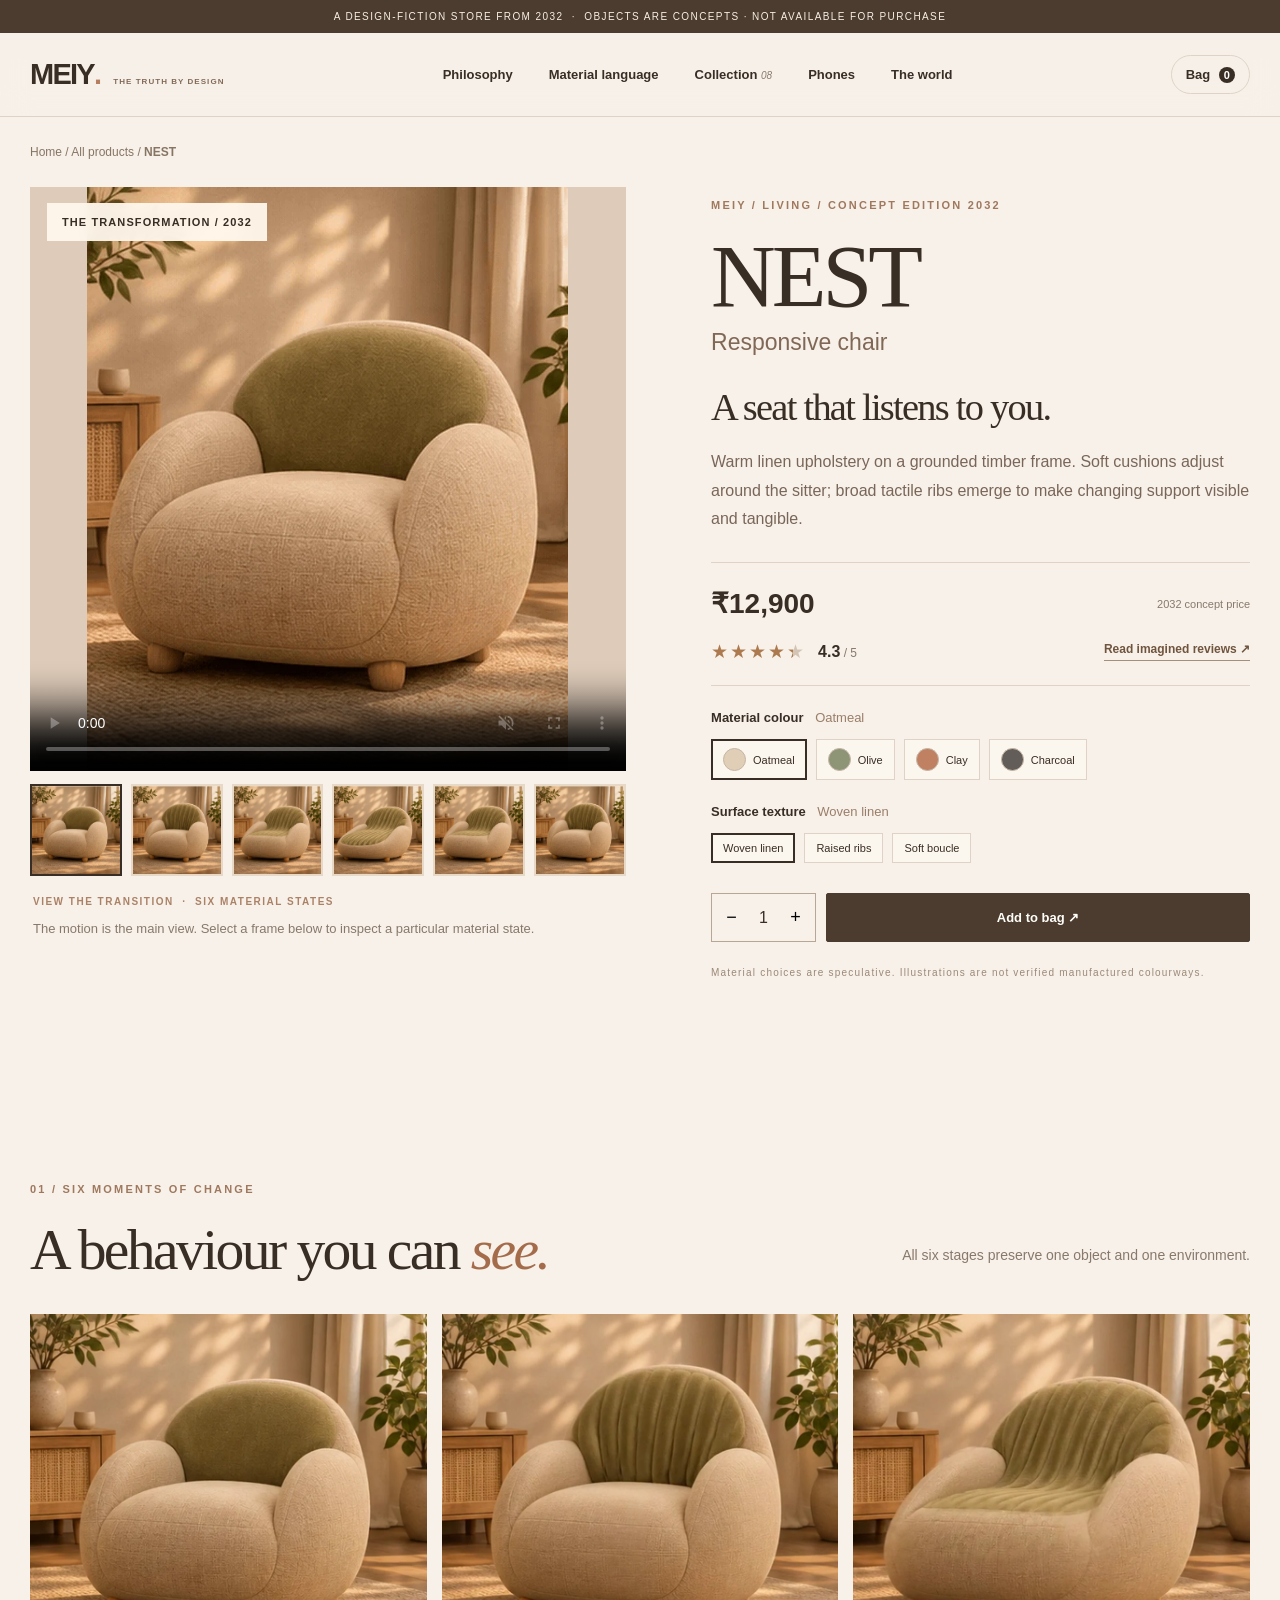
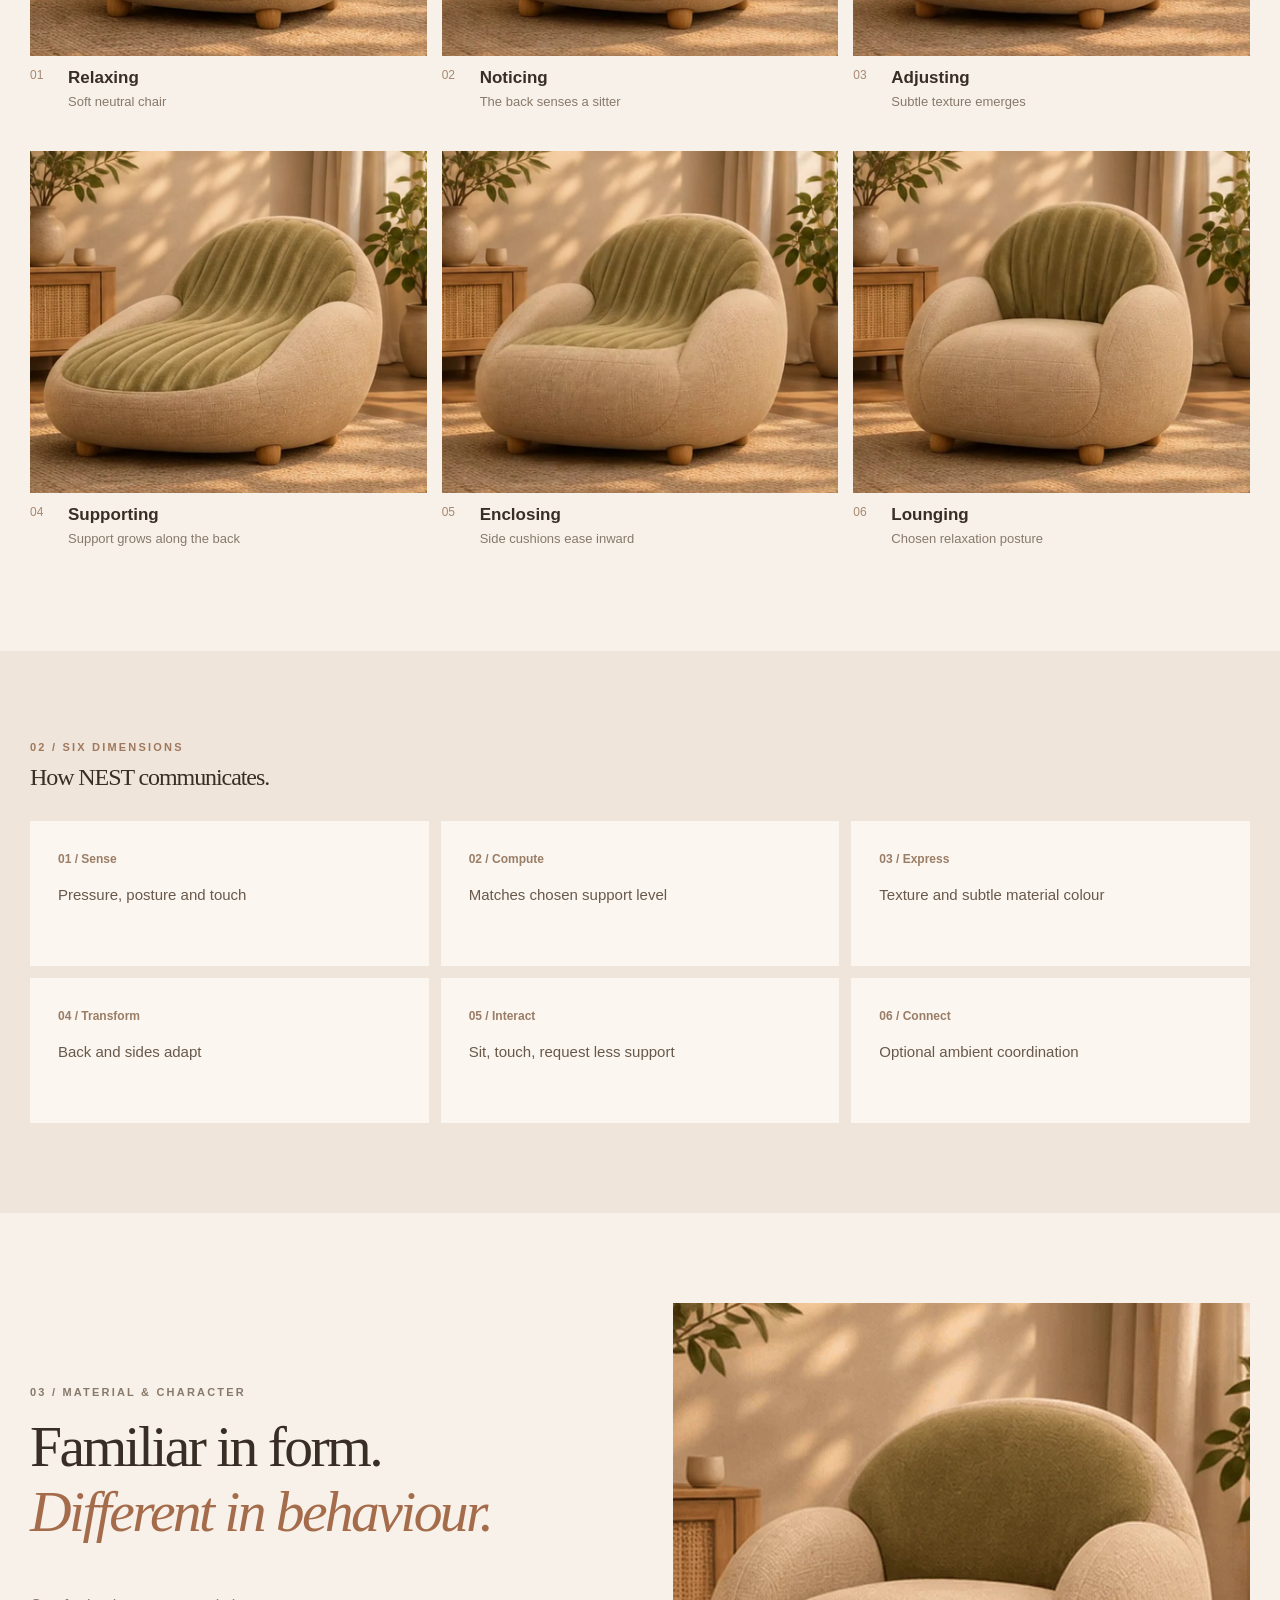
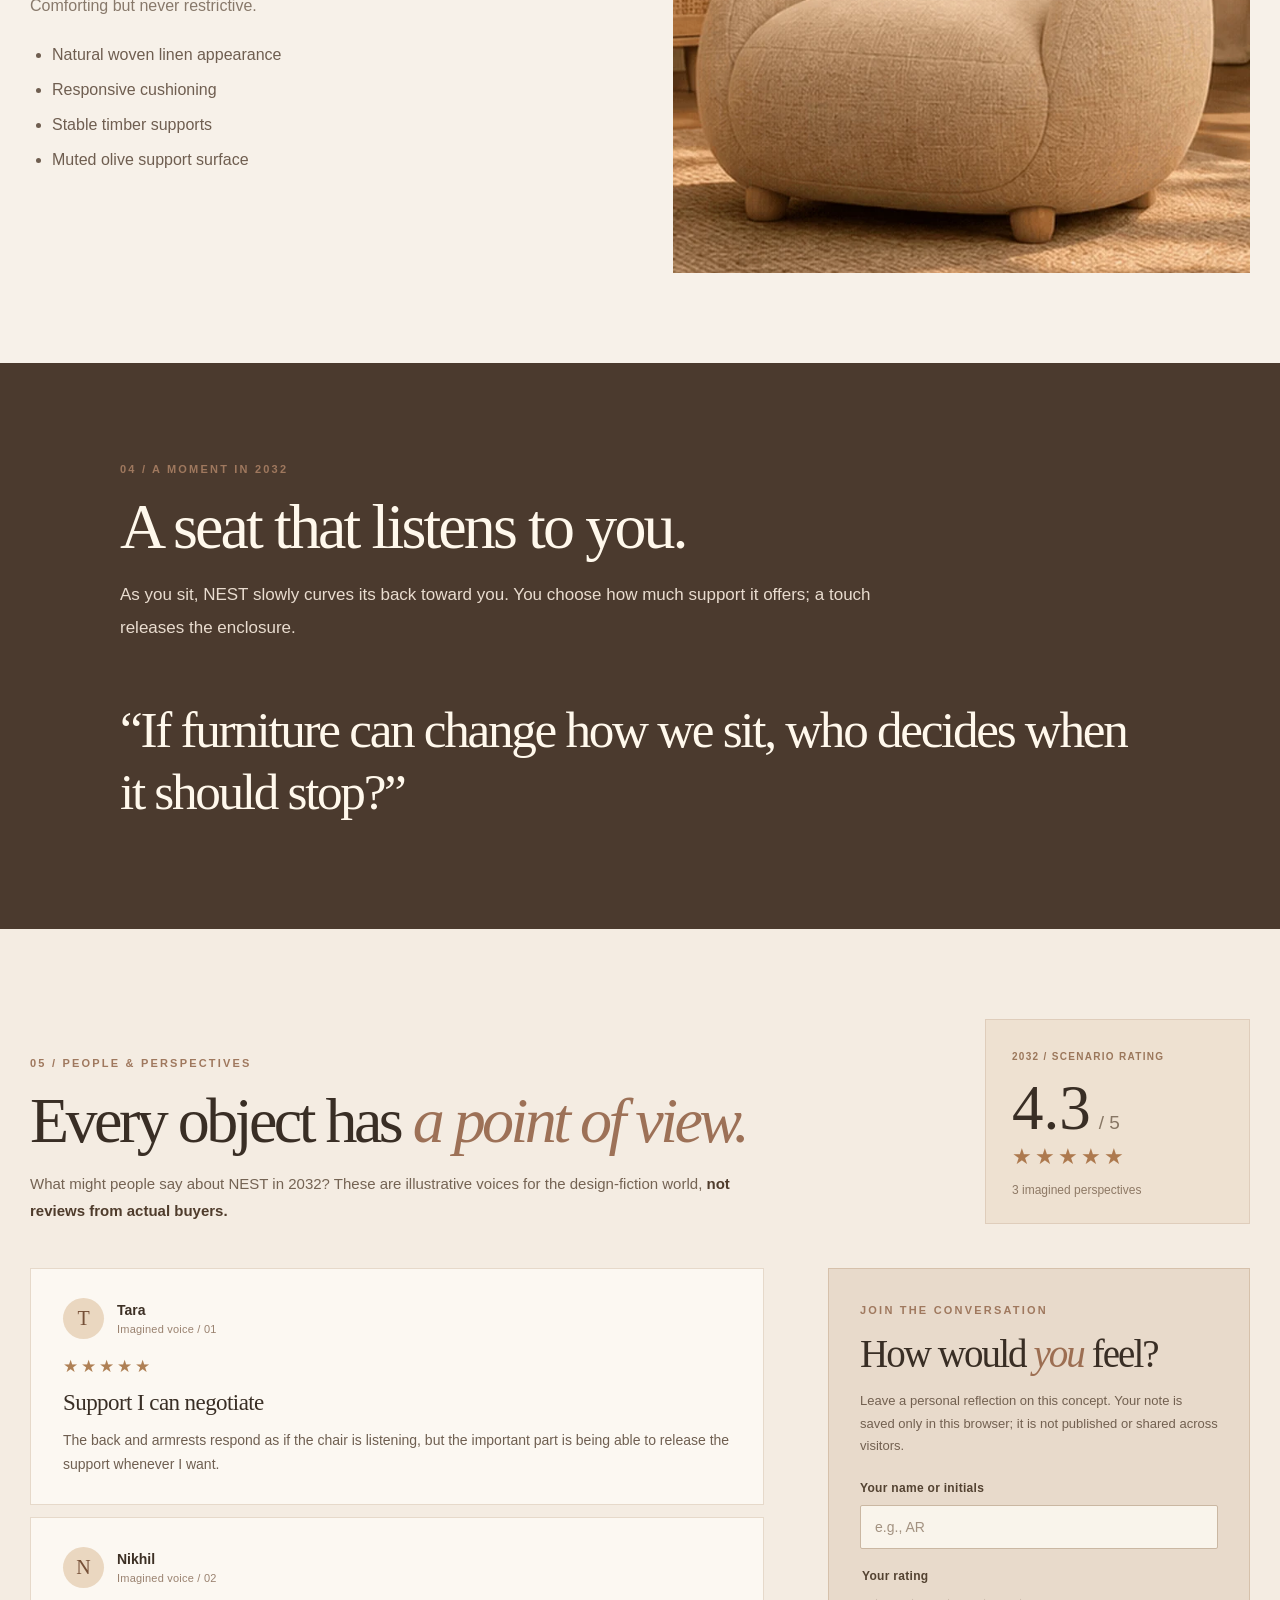
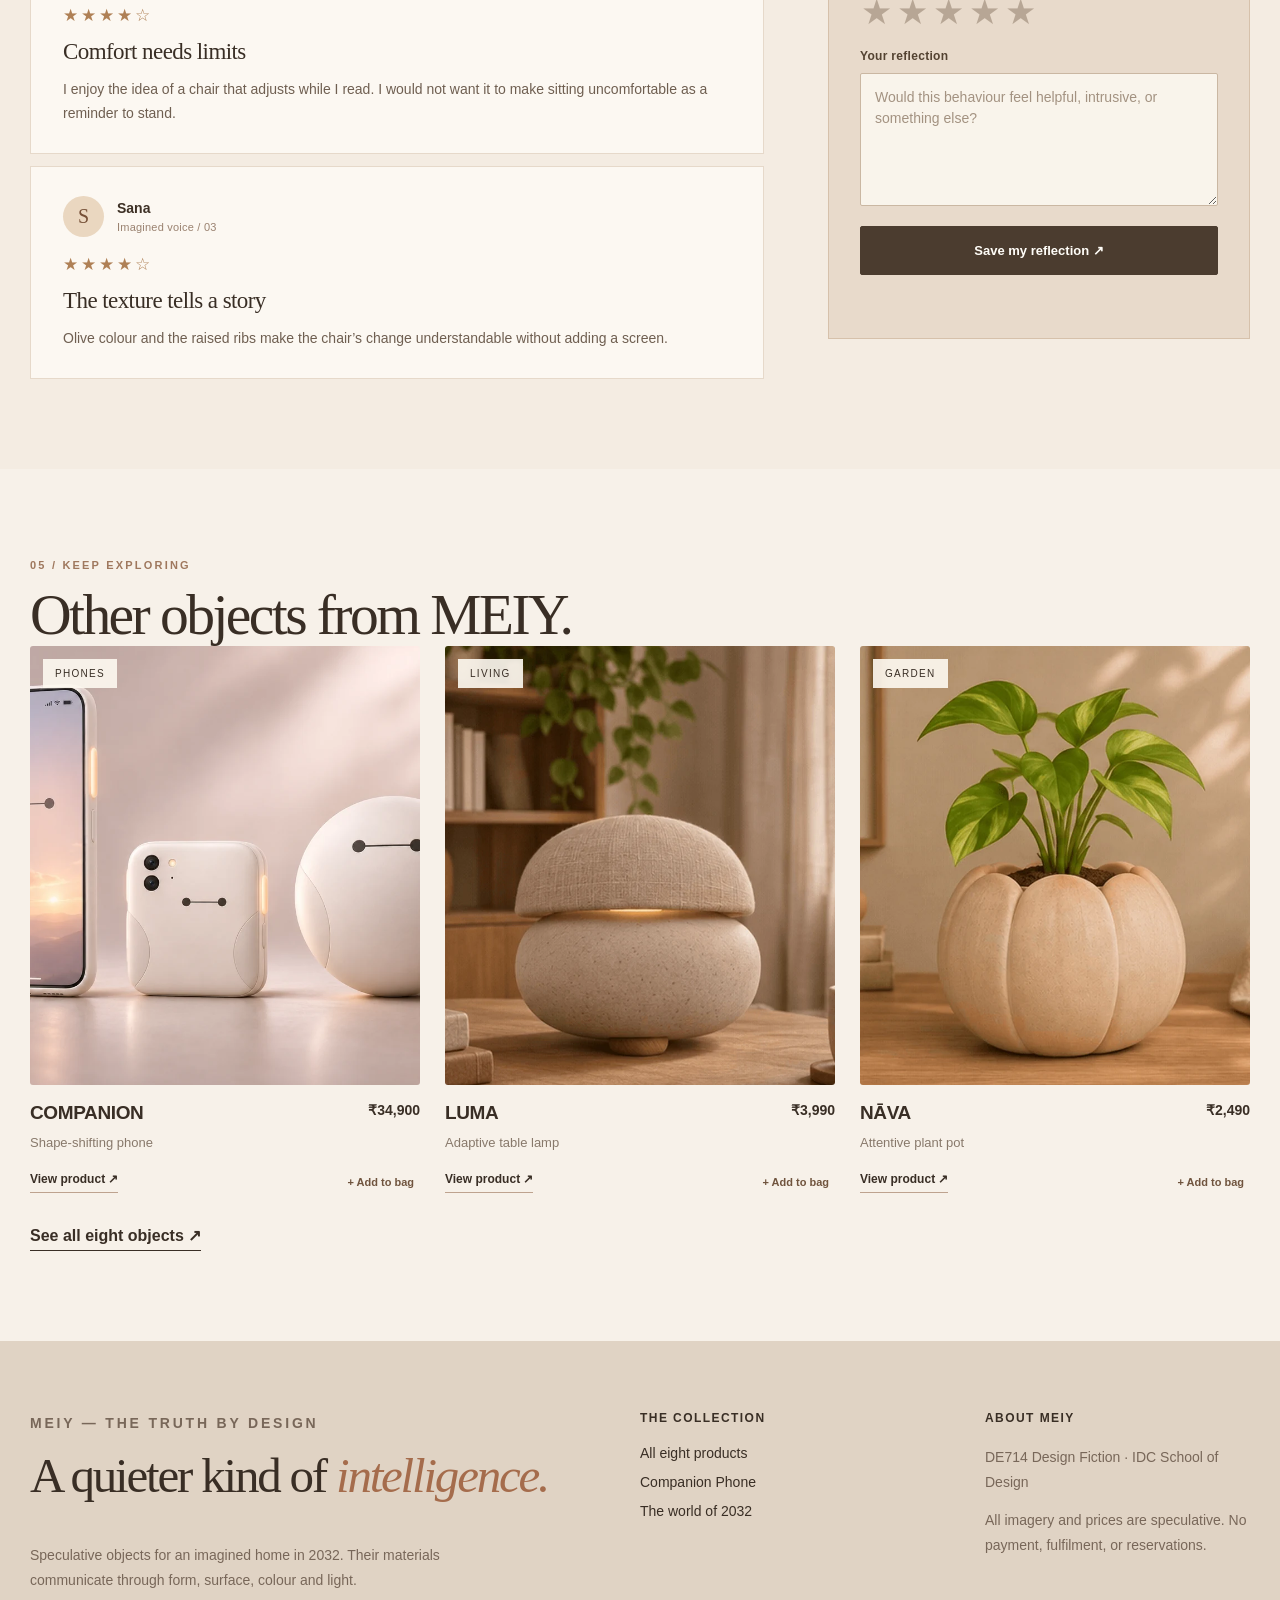
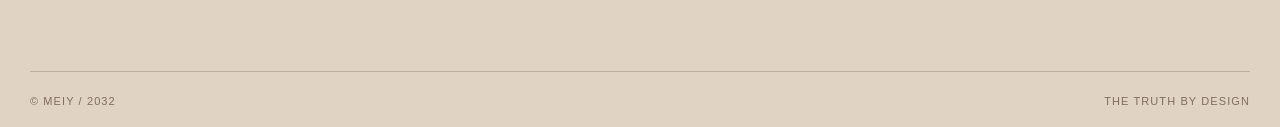
<file: products/nest.html>
<!DOCTYPE html>

<html lang="en"><head><meta charset="utf-8"/><meta content="width=device-width,initial-scale=1" name="viewport"/><meta content="#f7f1e9" name="theme-color"/><title>NEST — Responsive chair | MEIY</title><meta content="Warm linen upholstery on a grounded timber frame. Soft cushions adjust around the sitter; broad tactile ribs emerge to make changing support visible and tangible." name="description"/><link href="../favicon.svg" rel="icon" type="image/svg+xml"/><link href="../styles.css" rel="stylesheet"/></head><body><div class="announcement">A DESIGN-FICTION STORE FROM 2032  ·  Objects are concepts · Not available for purchase</div><header class="header"><nav class="wrap topnav"><a aria-label="Meiy home" class="brand" href="../index.html">MEIY<span>.</span><small>THE TRUTH BY DESIGN</small></a><button aria-expanded="false" aria-label="Toggle menu" class="menu-btn" data-menu="" type="button">☰</button><div class="navitems" id="navitems"><a href="../index.html#philosophy">Philosophy</a><a href="../index.html#language">Material language</a><a href="../index.html#collection">Collection <em>08</em></a><a data-jump-phones="" href="../index.html#collection">Phones</a><a href="../index.html#story">The world</a></div><button aria-label="Open shopping bag" class="bagbutton" data-open-bag="" type="button">Bag <span data-bag-count="">0</span></button></nav></header><main data-product-id="nest"><div class="wrap breadcrumbs"><a href="../index.html">Home</a> / <a href="../index.html#collection">All products</a> / <strong>NEST</strong></div>
<section class="product-intro wrap"><div class="product-gallery"><div class="main-image motion-hero"><video aria-label="Nest transformation study" autoplay="" controls="" data-main-video="" loop="" muted="" playsinline="" poster="../assets/nest-card.webp" preload="metadata"><source src="../assets/nest.mp4" type="video/mp4"/>Your browser does not support embedded motion.</video>
<img alt="Nest transformation still frame 1" data-main-image="" hidden="" src="../assets/nest-1.webp"/>
<div class="motion-hero-caption"><span data-frame-count="">THE TRANSFORMATION / 2032</span><button class="back-to-motion" data-return-video="" hidden="" type="button">↺   Watch transition</button></div>
<div class="image-nav" hidden=""><button aria-label="Previous stage" data-prev="" type="button">←</button><button aria-label="Next stage" data-next="" type="button">→</button></div></div><div class="thumbs"><button aria-label="View stage 1: Relaxing" aria-pressed="true" class="thumb current" data-stage="1" type="button"><img alt="" src="../assets/nest-1.webp"/></button><button aria-label="View stage 2: Noticing" aria-pressed="false" class="thumb" data-stage="2" type="button"><img alt="" src="../assets/nest-2.webp"/></button><button aria-label="View stage 3: Adjusting" aria-pressed="false" class="thumb" data-stage="3" type="button"><img alt="" src="../assets/nest-3.webp"/></button><button aria-label="View stage 4: Supporting" aria-pressed="false" class="thumb" data-stage="4" type="button"><img alt="" src="../assets/nest-4.webp"/></button><button aria-label="View stage 5: Enclosing" aria-pressed="false" class="thumb" data-stage="5" type="button"><img alt="" src="../assets/nest-5.webp"/></button><button aria-label="View stage 6: Lounging" aria-pressed="false" class="thumb" data-stage="6" type="button"><img alt="" src="../assets/nest-6.webp"/></button></div><p class="gallery-legend">VIEW THE TRANSITION  ·  SIX MATERIAL STATES</p><p class="image-caption" data-stage-caption="">The motion is the main view. Select a frame below to inspect a particular material state.</p></div><div class="product-info"><p class="eyebrow">MEIY / LIVING / CONCEPT EDITION 2032</p><h1>NEST</h1><h3>Responsive chair</h3><h2>A seat that listens to you.</h2><p>Warm linen upholstery on a grounded timber frame. Soft cushions adjust around the sitter; broad tactile ribs emerge to make changing support visible and tangible.</p><div class="price">₹12,900 <small>2032 concept price</small></div><div aria-label="4.3 out of 5, based on three imagined perspectives" class="rating-teaser"><span aria-hidden="true" class="rating-teaser-stars" style="--rating-fill:86.00%">★★★★★</span> <strong>4.3<small> / 5</small></strong> <a href="#reviews">Read imagined reviews ↗</a></div><div class="options"><strong>Material colour <em data-color-name="">Oatmeal</em></strong><div class="swatches"><button aria-pressed="true" class="swatch selected" data-swatch="Oatmeal" type="button"><span style="background:#e0ceb6"></span>Oatmeal</button><button aria-pressed="false" class="swatch" data-swatch="Olive" type="button"><span style="background:#8e9576"></span>Olive</button><button aria-pressed="false" class="swatch" data-swatch="Clay" type="button"><span style="background:#c08163"></span>Clay</button><button aria-pressed="false" class="swatch" data-swatch="Charcoal" type="button"><span style="background:#625d59"></span>Charcoal</button></div><strong>Surface texture <em data-texture-name="">Woven linen</em></strong><div class="finishes"><button aria-pressed="true" class="finish selected" data-texture="Woven linen" type="button">Woven linen</button><button aria-pressed="false" class="finish" data-texture="Raised ribs" type="button">Raised ribs</button><button aria-pressed="false" class="finish" data-texture="Soft boucle" type="button">Soft boucle</button></div></div><div class="purchase"><div class="quantity"><button data-minus="" type="button">−</button><span data-qty="">1</span><button data-plus="" type="button">+</button></div><button class="btn dark" data-add-bag="nest" type="button">Add to bag ↗</button></div><p class="tiny">Material choices are speculative. Illustrations are not verified manufactured colourways.</p></div></section>
<section class="section wrap"><p class="eyebrow">01 / SIX MOMENTS OF CHANGE</p><div class="section-heading"><h2>A behaviour you can <i>see.</i></h2><p class="hint">All six stages preserve one object and one environment.</p></div><div class="sequence-grid"><figure class="sequence-card"><img alt="NEST stage 1: Relaxing" loading="lazy" src="../assets/nest-1.webp"/><figcaption><span>01</span><strong>Relaxing</strong><p>Soft neutral chair</p></figcaption></figure><figure class="sequence-card"><img alt="NEST stage 2: Noticing" loading="lazy" src="../assets/nest-2.webp"/><figcaption><span>02</span><strong>Noticing</strong><p>The back senses a sitter</p></figcaption></figure><figure class="sequence-card"><img alt="NEST stage 3: Adjusting" loading="lazy" src="../assets/nest-3.webp"/><figcaption><span>03</span><strong>Adjusting</strong><p>Subtle texture emerges</p></figcaption></figure><figure class="sequence-card"><img alt="NEST stage 4: Supporting" loading="lazy" src="../assets/nest-4.webp"/><figcaption><span>04</span><strong>Supporting</strong><p>Support grows along the back</p></figcaption></figure><figure class="sequence-card"><img alt="NEST stage 5: Enclosing" loading="lazy" src="../assets/nest-5.webp"/><figcaption><span>05</span><strong>Enclosing</strong><p>Side cushions ease inward</p></figcaption></figure><figure class="sequence-card"><img alt="NEST stage 6: Lounging" loading="lazy" src="../assets/nest-6.webp"/><figcaption><span>06</span><strong>Lounging</strong><p>Chosen relaxation posture</p></figcaption></figure></div></section>
<section class="section soft"><div class="wrap"><p class="eyebrow">02 / SIX DIMENSIONS</p><h2>How NEST communicates.</h2><div class="dimensions"><article><span>01 / Sense</span><p>Pressure, posture and touch</p></article><article><span>02 / Compute</span><p>Matches chosen support level</p></article><article><span>03 / Express</span><p>Texture and subtle material colour</p></article><article><span>04 / Transform</span><p>Back and sides adapt</p></article><article><span>05 / Interact</span><p>Sit, touch, request less support</p></article><article><span>06 / Connect</span><p>Optional ambient coordination</p></article></div></div></section>
<section class="section materials wrap"><div><p class="eyebrow">03 / MATERIAL &amp; CHARACTER</p><h2>Familiar in form.<br/><i>Different in behaviour.</i></h2><p>Comforting but never restrictive.</p><ul><li>Natural woven linen appearance</li><li>Responsive cushioning</li><li>Stable timber supports</li><li>Muted olive support surface</li></ul></div><img alt="NEST in its material finish" loading="lazy" src="../assets/nest-card.webp"/></section>
<section class="scenario"><div class="wrap"><p class="eyebrow">04 / A MOMENT IN 2032</p><h2>A seat that listens to you.</h2><p>As you sit, NEST slowly curves its back toward you. You choose how much support it offers; a touch releases the enclosure.</p><blockquote>“If furniture can change how we sit, who decides when it should stop?”</blockquote></div></section><section aria-labelledby="reviews-title" class="section reviews-section" data-reviews-product="nest" id="reviews">
<div class="wrap">
<div class="reviews-heading"><div><p class="eyebrow">05 / PEOPLE &amp; PERSPECTIVES</p><h2 id="reviews-title">Every object has <i>a point of view.</i></h2><p>What might people say about NEST in 2032? These are illustrative voices for the design-fiction world, <strong>not reviews from actual buyers.</strong></p></div>
<div class="review-summary"><span class="review-summary-label">2032 / SCENARIO RATING</span><div class="review-summary-score"><strong>4.3</strong><span> / 5</span></div><div aria-label="4.3 of 5 stars" class="review-summary-stars" style="--rating-fill:86.00%">★★★★★</div><small>3 imagined perspectives</small></div></div>
<div class="review-layout"><div aria-label="Imagined perspectives" class="review-list" id="review-list"></div>
<aside class="review-compose"><span class="eyebrow">JOIN THE CONVERSATION</span><h3>How would <i>you</i> feel?</h3><p>Leave a personal reflection on this concept. Your note is saved only in this browser; it is not published or shared across visitors.</p>
<form class="review-form" data-review-form="">
<label for="review-name">Your name or initials</label><input autocomplete="nickname" id="review-name" maxlength="48" name="name" placeholder="e.g., AR" required=""/>
<fieldset class="review-stars"><legend>Your rating</legend><div aria-label="Choose rating from one to five stars" class="star-input" role="group">
<input id="star-5" name="rating" required="" type="radio" value="5"/><label for="star-5" title="5 stars">★<span class="sr-only">5 stars</span></label>
<input id="star-4" name="rating" type="radio" value="4"/><label for="star-4" title="4 stars">★<span class="sr-only">4 stars</span></label>
<input id="star-3" name="rating" type="radio" value="3"/><label for="star-3" title="3 stars">★<span class="sr-only">3 stars</span></label>
<input id="star-2" name="rating" type="radio" value="2"/><label for="star-2" title="2 stars">★<span class="sr-only">2 stars</span></label>
<input id="star-1" name="rating" type="radio" value="1"/><label for="star-1" title="1 star">★<span class="sr-only">1 star</span></label>
</div></fieldset>
<label for="review-body">Your reflection</label><textarea id="review-body" maxlength="950" minlength="20" name="body" placeholder="Would this behaviour feel helpful, intrusive, or something else?" required="" rows="5"></textarea>
<button class="btn dark full" type="submit">Save my reflection ↗</button><p aria-live="polite" class="review-form-status" data-review-status="" role="status"></p>
</form><div class="my-reflection" hidden="" id="my-reflection"></div></aside></div>
</div></section>
<section class="section wrap"><p class="eyebrow">05 / KEEP EXPLORING</p><h2>Other objects from MEIY.</h2><div class="products-grid related"><article class="card" data-category="Phones" data-search="companion shape-shifting phone"><a aria-label="View COMPANION" class="card-image" href="../products/companion.html"><img alt="COMPANION Shape-shifting phone visual" loading="lazy" src="../assets/companion-card.webp"/><span class="card-tag">Phones</span></a><div class="card-row"><h3><a href="../products/companion.html">COMPANION</a></h3><span>₹34,900</span></div><p>Shape-shifting phone</p><div class="card-actions"><a href="../products/companion.html">View product ↗</a><button data-add-bag="companion" type="button">+ Add to bag</button></div></article><article class="card" data-category="Living" data-search="luma adaptive table lamp"><a aria-label="View LUMA" class="card-image" href="../products/luma.html"><img alt="LUMA Adaptive table lamp visual" loading="lazy" src="../assets/luma-card.webp"/><span class="card-tag">Living</span></a><div class="card-row"><h3><a href="../products/luma.html">LUMA</a></h3><span>₹3,990</span></div><p>Adaptive table lamp</p><div class="card-actions"><a href="../products/luma.html">View product ↗</a><button data-add-bag="luma" type="button">+ Add to bag</button></div></article><article class="card" data-category="Garden" data-search="nāva attentive plant pot"><a aria-label="View NĀVA" class="card-image" href="../products/nava.html"><img alt="NĀVA Attentive plant pot visual" loading="lazy" src="../assets/nava-card.webp"/><span class="card-tag">Garden</span></a><div class="card-row"><h3><a href="../products/nava.html">NĀVA</a></h3><span>₹2,490</span></div><p>Attentive plant pot</p><div class="card-actions"><a href="../products/nava.html">View product ↗</a><button data-add-bag="nava" type="button">+ Add to bag</button></div></article></div><a class="all-link" href="../index.html#collection">See all eight objects ↗</a></section></main><footer class="footer"><div class="wrap footer-grid"><div><p class="eyebrow">MEIY — THE TRUTH BY DESIGN</p><h2>A quieter kind of <i>intelligence.</i></h2><p>Speculative objects for an imagined home in 2032. Their materials communicate through form, surface, colour and light.</p></div><div><b>The collection</b><a href="../index.html#collection">All eight products</a><a href="../products/companion.html">Companion Phone</a><a href="../index.html#story">The world of 2032</a></div><div><b>About MEIY</b><p>DE714 Design Fiction · IDC School of Design</p><p>All imagery and prices are speculative. No payment, fulfilment, or reservations.</p></div></div><div class="wrap foot-bottom">© MEIY / 2032 <span>THE TRUTH BY DESIGN</span></div></footer><div class="scrim" data-close-bag=""></div><aside aria-label="Shopping bag" aria-modal="true" class="cart" role="dialog"><div class="cart-heading"><h2>Bag <span>2032</span></h2><button aria-label="Close bag" data-close-bag="" type="button">×</button></div><div class="cart-entries" data-cart-entries=""></div><div class="cart-bottom"><p data-cart-total=""></p><button class="btn dark full" data-concept-checkout="" type="button">Continue ↗</button><small>Concept catalogue · No actual payment or delivery.</small></div></aside><div aria-live="polite" class="toast" data-toast="" role="status"></div><dialog id="concept-dialog"><button aria-label="Close dialog" class="dialog-close" data-close-dialog="">×</button><p class="eyebrow">IN THE YEAR 2032</p><h2>The purchase belongs to 2032.</h2><p>MEIY is a design-fiction store. These objects are concepts, not manufactured products. There is no payment or shipping.</p><button class="btn dark" data-close-dialog="">Continue exploring ↗</button></dialog><script defer="" src="../products.js"></script><script defer="" src="../review-data.js"></script><script defer="" src="../site.js"></script><script defer="" src="../reviews.js"></script></body></html>
</file>
<file: styles.css>
:root{--ink:#392e25;--brown:#70543e;--clay:#b67d5e;--muted:#88796b;--line:#ded3c6;--cream:#f7f1e9;--white:#fffdf9;--soft:#ece1d5;--dark:#4b3c2f}*{box-sizing:border-box}html{scroll-behavior:smooth}body{margin:0;background:var(--cream);color:var(--ink);font-family:Arial,'Helvetica Neue',sans-serif;-webkit-font-smoothing:antialiased}a{color:inherit;text-decoration:none}button,input{font:inherit}button{cursor:pointer}img{max-width:100%;display:block}a:focus-visible,button:focus-visible,input:focus-visible{outline:3px solid var(--clay);outline-offset:3px}[hidden]{display:none!important}h1,h2,h3,p{margin-top:0}h1,h2,.story blockquote,.scenario blockquote,.footer h2{font-family:Georgia,'Times New Roman',serif;font-weight:400;letter-spacing:-.045em}h1 i,h2 i{color:#a56c4c;font-weight:400}.wrap{width:min(100% - 60px,1370px);margin-inline:auto}.announcement{background:var(--dark);color:#f8eee3;padding:11px 15px;text-align:center;text-transform:uppercase;letter-spacing:.14em;font-size:10px}.header{position:sticky;z-index:20;top:0;background:#f7f1e9ee;backdrop-filter:blur(15px);border-bottom:1px solid var(--line)}.topnav{display:flex;height:83px;align-items:center;justify-content:space-between;gap:22px}.brand{font-weight:bold;font-size:29px;letter-spacing:-.06em;display:flex;align-items:baseline;gap:0;flex-shrink:0}.brand>span{color:var(--clay)}.brand small{font-weight:600;font-size:8px;letter-spacing:.13em;margin-left:13px;color:#836a58}.navitems{display:flex;align-items:center;gap:36px}.navitems a{font-weight:600;font-size:13px}.navitems a:hover{color:var(--clay)}.navitems em{font-weight:400;color:var(--muted);font-size:10px}.bagbutton{border:1px solid var(--line);border-radius:50px;padding:11px 14px;background:transparent;color:var(--ink);font-size:13px;font-weight:600}.bagbutton span{background:var(--ink);color:white;padding:2px 5px;border-radius:50%;margin-left:5px;font-size:11px}.menu-btn{display:none;border:0;background:transparent;font-size:25px}.eyebrow{font-size:11px;letter-spacing:.2em;font-weight:700;color:#9f785e;text-transform:uppercase}.btn{display:inline-flex;justify-content:center;align-items:center;padding:16px 24px;gap:10px;font-weight:700;font-size:13px;border-radius:2px;border:1px solid var(--dark);transition:background .2s,transform .2s;white-space:nowrap}.btn:hover{transform:translateY(-2px)}.btn.dark{color:#fffdf8;background:var(--dark)}.btn.dark:hover{background:#7b5c45}.btn.outline{color:var(--ink);background:transparent}.btn.outline:hover{background:#e6d9cb}.btn.full{width:100%}.hero{display:grid;grid-template-columns:1fr 1.2fr;min-height:650px;background:#efe4d8;margin-top:22px}.hero-copy{padding:60px clamp(35px,5vw,90px);display:flex;flex-direction:column;justify-content:center}.hero-copy h1{font-size:clamp(69px,7vw,110px);line-height:.97;margin:25px 0}.hero-copy>p:not(.eyebrow):not(.tiny){max-width:480px;line-height:1.7;color:#776657;font-size:17px}.hero-buttons{display:flex;gap:12px;flex-wrap:wrap;margin-top:28px}.tiny{font-size:10px;color:#9c8978;letter-spacing:.12em;margin:25px 0}.hero-photo{position:relative;background:#d7c7b6;display:block;min-height:500px;overflow:hidden}.hero-photo>img{width:100%;height:100%;object-fit:cover;object-position:center}.hero-label{position:absolute;left:24px;bottom:24px;background:#fff9eddf;padding:14px 18px;font-size:12px;letter-spacing:.11em;font-weight:700}.section{padding:90px 0}.section-heading{display:flex;justify-content:space-between;align-items:end;gap:32px;margin-bottom:33px}.section-heading h2,.section>h2{font-size:clamp(45px,4.5vw,69px);line-height:1.08;margin:13px 0 0}.section-heading .hint{max-width:580px}.hint{line-height:1.65;font-size:14px;color:var(--muted)}.count{font-size:12px;font-weight:700;letter-spacing:.15em;color:var(--muted);white-space:nowrap}.collection-controls{display:flex;justify-content:space-between;align-items:center;gap:25px;border-top:1px solid var(--line);padding-top:24px;margin-bottom:25px;flex-wrap:wrap}.filters{display:flex;gap:8px;flex-wrap:wrap}.filter{border:1px solid #d7c7b8;background:transparent;border-radius:40px;padding:10px 16px;font-size:12px;color:var(--brown)}.filter.active,.filter:hover{background:var(--dark);border-color:var(--dark);color:white}.searchlabel{font-size:11px;color:var(--brown);font-weight:600;display:flex;align-items:center;gap:10px}.searchlabel input{border:1px solid var(--line);background:var(--white);padding:12px;width:200px;max-width:50vw}.products-grid{display:grid;grid-template-columns:repeat(4,minmax(0,1fr));gap:25px}.card{min-width:0}.card-image{display:block;position:relative;aspect-ratio:.89;overflow:hidden;border-radius:3px;background:var(--soft)}.card-image img{width:100%;height:100%;object-fit:cover;transition:transform .5s ease}.card:hover .card-image img{transform:scale(1.035)}.card-tag{position:absolute;top:13px;left:13px;background:#fdf9f0e8;padding:9px 12px;font-size:10px;letter-spacing:.13em;text-transform:uppercase}.card-row{display:flex;justify-content:space-between;gap:8px;margin-top:17px}.card-row h3{margin:0;font:600 19px/1.2 Arial,sans-serif;letter-spacing:-.02em}.card-row span{font-size:14px;font-weight:700;white-space:nowrap}.card>p{color:var(--muted);font-size:13px;line-height:1.7;margin:8px 0 16px}.card-actions{display:flex;align-items:center;justify-content:space-between;gap:8px}.card-actions a{font-size:12px;font-weight:bold;border-bottom:1px solid #bea38f;padding-bottom:6px}.card-actions button{background:none;border:0;color:var(--brown);font-weight:600;font-size:11px;padding:6px}.empty-message{background:#ece0d4;padding:22px}.story{background:#e9ded0;padding:90px 0}.story-grid{display:grid;grid-template-columns:1fr 1fr;gap:80px;align-items:center}.story-grid>img{width:100%;aspect-ratio:1.14;object-fit:cover}.story-grid h2{font-size:clamp(53px,5vw,78px);line-height:1.03;margin:20px 0 26px}.story-grid p:not(.eyebrow){font-size:16px;line-height:1.85;color:#745f4c;max-width:570px}.story-grid a.btn{margin-top:16px}.features{display:grid;grid-template-columns:repeat(4,1fr);gap:15px}.features article{background:#eae0d3;padding:30px;min-height:244px}.features article span{font-size:11px;color:#a98163}.features h3{font:600 22px Arial,sans-serif;margin:22px 0 14px}.features p{font-size:14px;line-height:1.74;color:#7b6c5e}.critical{background:var(--dark);color:#faf5ed;padding:95px 0}.critical .wrap{max-width:950px}.critical h2{font-size:clamp(47px,5vw,76px);line-height:1.09;margin:22px 0}.critical p:not(.eyebrow){line-height:1.85;color:#e0cfc0;font-size:17px}.reference-links{display:grid;grid-template-columns:repeat(3,1fr);gap:12px}.reference-links a{display:flex;justify-content:space-between;align-items:center;background:#fffbf5;padding:23px 25px;border:1px solid var(--line);font-size:14px;font-weight:600}.reference-links a:hover{border-color:#b0805d}.footer{background:#e0d3c4;padding:70px 0 20px}.footer-grid{display:grid;grid-template-columns:2fr 1fr 1fr;gap:80px}.footer h2{font-size:49px;line-height:1.07}.footer p{line-height:1.75;color:#786759;max-width:425px;font-size:14px}.footer-grid>div:not(:first-child)>b{font-size:12px;letter-spacing:.12em;text-transform:uppercase;display:block;margin-bottom:20px}.footer-grid a{display:block;margin:13px 0;font-size:14px}.foot-bottom{display:flex;justify-content:space-between;border-top:1px solid #bead9b;margin-top:65px;padding-top:23px;font-size:11px;letter-spacing:.1em;color:#816d5e}
.breadcrumbs{padding:28px 0;color:#877564;font-size:12px}.breadcrumbs a:hover{text-decoration:underline}.product-intro{display:grid;grid-template-columns:1.05fr .95fr;gap:7%;padding-bottom:90px}.main-image{position:relative;aspect-ratio:1.12;background:#ddcbbb}.main-image img{height:100%;width:100%;object-fit:cover}.main-image>span{position:absolute;top:18px;left:18px;background:#fff8eddf;padding:12px 14px;font-size:11px;font-weight:bold;letter-spacing:.11em}.image-nav{position:absolute;bottom:18px;right:18px;display:flex;gap:6px}.image-nav button{border:0;background:#fff8eded;width:43px;height:43px;font-size:20px}.thumbs{display:grid;grid-template-columns:repeat(6,1fr);gap:9px;margin-top:13px}.thumb{border:2px solid transparent;background:#e8d8c6;padding:0}.thumb img{width:100%;aspect-ratio:1;object-fit:cover}.thumb.current{border-color:var(--ink)}.image-caption{color:var(--muted);font-size:13px;min-height:19px;margin:14px 3px 0}.product-info{padding-top:12px}.product-info h1{font-size:clamp(70px,7vw,112px);line-height:.97;margin:22px 0 9px}.product-info>h3{font-size:23px;font-weight:400;color:#816856}.product-info>h2{font-size:clamp(31px,3vw,43px);line-height:1.12;margin:30px 0 19px}.product-info>p:not(.eyebrow):not(.tiny){font-size:16px;color:#796658;line-height:1.8}.price{display:flex;justify-content:space-between;align-items:center;border-top:1px solid var(--line);padding:24px 0;margin-top:28px;font-weight:bold;font-size:28px}.price small{font-size:11px;font-weight:400;color:var(--muted);max-width:135px;text-align:right}.options strong{display:block;font-size:13px;margin-top:24px}.options em{font-style:normal;color:#9a7e69;font-weight:normal;margin-left:8px}.swatches,.finishes{display:flex;flex-wrap:wrap;gap:9px;margin-top:14px}.swatch,.finish{border:1px solid var(--line);background:#fbf6ee;padding:8px 11px;font-size:11px;color:var(--ink)}.swatch{display:flex;align-items:center;gap:7px}.swatch span{width:23px;height:23px;border-radius:50%;border:1px solid #c5b6a6}.swatch.selected,.finish.selected{border-color:var(--ink);box-shadow:inset 0 0 0 1px var(--ink)}.purchase{margin-top:30px;display:grid;grid-template-columns:105px 1fr;gap:10px}.quantity{display:flex;align-items:center;justify-content:space-around;border:1px solid #b8a795}.quantity button{background:none;border:0;font-size:18px}.mode-section,.soft{background:#efe5da}.mode-grid{display:grid;grid-template-columns:repeat(3,minmax(0,1fr));gap:20px;margin:32px 0}.mode-grid article{background:#fcf7f0;padding:13px 13px 24px}.mode-grid img{width:100%;aspect-ratio:1.15;object-fit:cover}.mode-grid h3{font-family:Georgia,serif;font-size:28px;font-weight:400;margin:23px 16px 10px}.mode-grid strong,.mode-grid p{display:block;margin:7px 16px;font-size:14px}.mode-grid p{line-height:1.65;color:var(--muted)}.states{background:#e0cdbc;padding:23px;font-size:14px;letter-spacing:.045em;text-align:center;line-height:2}.film{background:#eadfd3}.film-grid{display:grid;grid-template-columns:.7fr 1.3fr;gap:60px;align-items:center}.film-grid video{display:block;width:100%;max-height:580px;object-fit:contain;background:#d9c4b2}.film-grid p:not(.eyebrow){line-height:1.7;color:#806f61}.sequence-grid{display:grid;grid-template-columns:repeat(3,1fr);gap:26px 15px;margin-top:28px}.sequence-card{margin:0}.sequence-card img{width:100%;aspect-ratio:1.16;object-fit:cover}.sequence-card figcaption{display:grid;grid-template-columns:34px 1fr;align-items:start;margin-top:12px;gap:4px}.sequence-card figcaption span{color:#a78870;font-size:12px;grid-row:span 2}.sequence-card strong{font-size:17px}.sequence-card figcaption p{grid-column:2;color:var(--muted);font-size:13px;line-height:1.5}.dimensions{display:grid;grid-template-columns:repeat(3,1fr);gap:12px;margin-top:30px}.dimensions article{background:#fbf6ef;padding:28px;min-height:145px}.dimensions span{font-size:12px;color:#9a7d67;font-weight:700}.dimensions p{font-size:15px;line-height:1.7;color:#68594b;margin:15px 0 0}.materials{display:grid;grid-template-columns:1fr 1fr;gap:65px;align-items:center}.materials h2{font-size:clamp(45px,4.5vw,69px)}.materials p{color:var(--muted);line-height:1.8}.materials ul{padding-left:22px;color:#6f5e50;line-height:2.2}.materials img{width:100%;height:570px;object-fit:cover}.scenario{background:#4b3a2e;color:#fff8ec;padding:100px 0}.scenario .wrap{max-width:1040px}.scenario h2{font-size:clamp(46px,5vw,77px);margin:15px 0}.scenario p:not(.eyebrow){max-width:760px;line-height:1.9;color:#e9dccf;font-size:17px}.scenario img{width:100%;max-height:480px;object-fit:cover;margin-top:30px}.scenario blockquote{font-size:clamp(36px,4vw,63px);line-height:1.22;margin:55px 0 5px}.related{grid-template-columns:repeat(3,1fr)}.all-link{display:inline-block;margin-top:32px;border-bottom:1px solid var(--ink);padding-bottom:5px;font-weight:bold}.scrim{position:fixed;inset:0;z-index:40;background:#20191399;opacity:0;visibility:hidden;transition:opacity .2s}.cart{position:fixed;right:0;top:0;bottom:0;z-index:41;background:#faf6f0;width:min(480px,100%);transform:translateX(102%);transition:transform .3s;display:flex;flex-direction:column}.bag-open .scrim{opacity:1;visibility:visible}.bag-open .cart{transform:translateX(0)}.bag-open{overflow:hidden}.cart-heading{display:flex;justify-content:space-between;align-items:center;padding:25px;border-bottom:1px solid var(--line)}.cart-heading h2{font-size:32px;margin:0}.cart-heading span{font-size:14px;color:var(--muted)}.cart-heading button,.dialog-close{background:none;border:0;font-size:25px}.cart-entries{padding:25px;overflow-y:auto;flex:1}.cartentry{display:grid;grid-template-columns:82px 1fr auto;gap:14px;padding:15px 0;border-bottom:1px solid var(--line)}.cartentry img{width:82px;height:88px;object-fit:cover}.cartentry h3{font-size:16px;margin:0 0 8px}.cartentry p{font-size:12px;color:var(--muted)}.cartentry button{border:0;background:none;color:var(--brown);align-self:start}.cart-bottom{padding:24px;border-top:1px solid var(--line)}.cart-bottom small{display:block;margin-top:12px;color:var(--muted);font-size:12px}.cart-bottom p{font-weight:bold}.toast{position:fixed;z-index:80;bottom:26px;left:50%;transform:translateX(-50%);background:#47382c;color:#fff;padding:13px 21px;opacity:0;pointer-events:none;transition:opacity .2s}.toast.show{opacity:1}dialog{border:0;background:#fbf6ee;padding:38px;width:min(500px,90vw);box-shadow:0 30px 120px #22150a55;color:var(--ink)}dialog::backdrop{background:#24191188}dialog h2{font-size:47px;line-height:1.08}dialog>p:not(.eyebrow){color:var(--muted);line-height:1.7}.dialog-close{position:absolute;top:12px;right:16px}#collection,#story,#references{scroll-margin-top:110px}
@media(max-width:1060px){.navitems{gap:15px}.products-grid{grid-template-columns:repeat(3,1fr)}.hero-copy{padding:40px}.hero-copy h1{font-size:70px}.story-grid{gap:40px}.features{grid-template-columns:repeat(2,1fr)}}
@media(max-width:740px){.wrap{width:min(100% - 30px,1370px)}.topnav{height:70px}.brand{font-size:22px}.brand small{font-size:7px;margin-left:7px}.menu-btn{display:block;margin-left:auto}.navitems{display:none;position:absolute;left:0;right:0;top:100%;background:#f7f1e9;padding:15px 25px 30px;border-bottom:1px solid var(--line);flex-direction:column;align-items:start;gap:22px}.navitems.open{display:flex}.hero{grid-template-columns:1fr;min-height:0}.hero-copy{padding:60px 25px}.hero-copy h1{font-size:clamp(65px,13vw,95px)}.hero-photo{min-height:370px}.section{padding:65px 0}.section-heading{display:block}.section-heading h2{font-size:47px}.count{display:block;margin-top:14px}.products-grid{grid-template-columns:repeat(2,minmax(0,1fr));gap:25px 12px}.card-row h3{font-size:16px}.card-row span{font-size:12px}.card-actions{align-items:start;flex-direction:column;gap:10px}.card-actions button{padding-left:0}.collection-controls{align-items:start}.searchlabel input{width:160px}.story-grid,.materials,.film-grid{grid-template-columns:1fr;gap:30px}.story-grid h2{font-size:54px}.reference-links{grid-template-columns:1fr 1fr}.footer-grid{grid-template-columns:1fr;gap:30px}.foot-bottom{gap:10px}.product-intro{grid-template-columns:1fr;gap:30px}.product-info h1{font-size:74px}.mode-grid{grid-template-columns:1fr;gap:12px}.mode-grid article{display:grid;grid-template-columns:140px 1fr;gap:0 10px}.mode-grid img{grid-row:span 3;height:140px}.mode-grid h3{margin:8px 5px 10px}.mode-grid strong,.mode-grid p{margin:6px}.sequence-grid,.dimensions{grid-template-columns:repeat(2,1fr)}.scenario{padding:72px 0}.scenario blockquote{font-size:43px}.materials img{height:auto}.related{grid-template-columns:repeat(2,1fr)}}
@media(max-width:410px){.hero-copy h1{font-size:62px}.hero-buttons{flex-direction:column;align-items:stretch}.filter{padding:9px 12px}.card-tag{font-size:9px}.card-image{aspect-ratio:.79}.sequence-grid{grid-template-columns:1fr}.dimensions{grid-template-columns:1fr}.purchase{grid-template-columns:84px 1fr}.mode-grid article{display:block}.mode-grid img{height:auto}}
@media(prefers-reduced-motion:reduce){*{scroll-behavior:auto!important;transition:none!important}}

/* MEIY — philosophical homepage, 2032 material communication */
.philosophy-hero{overflow:hidden;background:radial-gradient(ellipse at 50% -40%,#fefdf8 0%,#f5eae0 65%,#ecddce 100%);border-bottom:1px solid var(--line)}
.philosophy-hero-content{max-width:1100px;text-align:center;padding-top:clamp(80px,11vw,163px);padding-bottom:clamp(64px,8vw,111px);position:relative;isolation:isolate}
.philosophy-hero-content:before{content:'';pointer-events:none;border:1px solid #c9b29b54;border-radius:50%;width:min(72vw,920px);height:min(72vw,920px);position:absolute;top:-52%;left:50%;transform:translateX(-50%);z-index:-1}
.philosophy-hero h1{font-family:Georgia,'Times New Roman',serif;font-size:clamp(3.8rem,7.7vw,8.15rem);line-height:1.03;letter-spacing:-.071em;font-weight:400;margin:26px auto 33px;max-width:1140px}
.philosophy-hero h1 i{color:#a16d50;font-weight:400}
.philosophy-hero .eyebrow{letter-spacing:.19em}
.philosophy-lead{font-size:clamp(1.04rem,1.5vw,1.35rem);color:#726253;line-height:1.72;max-width:740px;margin:0 auto}
.philosophy-actions{justify-content:center;margin-top:42px}
.hero-quiet-note{color:#8d7866;font-size:10px;letter-spacing:.2em;font-weight:700;margin-top:66px;display:flex;justify-content:center;align-items:center;gap:17px}
.line-mark{height:1px;width:41px;background:#b89d85}
.philosophy-image-rail{display:grid;grid-template-columns:repeat(4,minmax(0,1fr));gap:8px;padding:0 8px 8px}
.philosophy-image-rail figure{position:relative;aspect-ratio:1.17;margin:0;overflow:hidden;background:#e0cdb9}
.philosophy-image-rail img{width:100%;height:100%;object-fit:cover;transition:transform .8s cubic-bezier(.2,.7,.2,1)}
.philosophy-image-rail figure:hover img{transform:scale(1.035)}
.philosophy-image-rail figcaption{position:absolute;left:16px;bottom:14px;font-size:10px;letter-spacing:.13em;color:#402f21;padding:9px 13px;background:#f9f4eddd;backdrop-filter:blur(8px);font-weight:700}
.meaning-section{display:grid;grid-template-columns:1fr .88fr;column-gap:10vw;row-gap:36px;padding-top:clamp(90px,11vw,157px);padding-bottom:clamp(95px,11vw,157px)}
.meaning-section h2{font-size:clamp(3.3rem,5.8vw,6.2rem);line-height:1.04;letter-spacing:-.06em;margin:23px 0 30px}
.meaning-rule{width:110px;height:1px;background:#bd9a7e;margin:34px 0}
.meaning-pull{max-width:460px;font-family:Georgia,serif;font-size:clamp(1.3rem,2vw,2rem);letter-spacing:-.024em;line-height:1.42;color:#8a624b}
.meaning-right{padding-top:52px}
.meaning-right>p{font-size:1.08rem;line-height:1.86;color:#706154;margin:0 0 23px}
.meaning-right strong{color:#4b392c;font-weight:700}
.meaning-emphasis{border-top:1px solid #ceb8a6;padding-top:28px;margin-top:48px;font-family:Georgia,serif;font-size:clamp(1.4rem,2.15vw,2.45rem);letter-spacing:-.03em;line-height:1.3}
.meaning-emphasis span{display:block;color:#a77357;font-style:italic}
.material-language{background:#e9dfd4}
.material-language .section-heading .hint{max-width:410px}
.material-studies{display:grid;grid-template-columns:repeat(4,minmax(0,1fr));gap:16px}
.material-study{background:#f8f2e9;min-width:0;overflow:hidden}
.material-study .material-photo{aspect-ratio:1.08;overflow:hidden;background:#d6c3ae}
.material-study .material-photo img{width:100%;height:100%;object-fit:cover;transition:transform .7s}
.material-study:hover .material-photo img{transform:scale(1.03)}
.material-study-copy{padding:24px 22px 33px}
.material-study-copy>span{font-size:10px;font-weight:700;letter-spacing:.13em;color:#ad7855}
.material-study-copy h3{font-family:Georgia,serif;font-weight:400;font-size:clamp(1.45rem,2.3vw,2.25rem);letter-spacing:-.045em;margin:14px 0 12px}
.material-study-copy p{font-size:14px;line-height:1.72;color:#756555;margin:0}
.world-philosophy{background:#f6eee5}
.world-philosophy .story-grid{padding-block:clamp(86px,9vw,132px)}
.world-caption{font-size:10px;letter-spacing:.13em;font-weight:700;color:#ac8469;display:block;margin-top:30px}
.philosophy-ethics{text-align:center}
.philosophy-ethics .ethics-wrap{max-width:945px}
.philosophy-ethics h2{font-size:clamp(3.1rem,5.6vw,6rem);line-height:1.04;margin:22px auto 31px}
.philosophy-ethics p:not(.eyebrow){margin-inline:auto;max-width:810px;color:#e0cfc0;font-size:1.08rem;line-height:1.83}
.philosophy-ethics strong{color:#fffaf4}
.ethics-lenses{display:flex;justify-content:center;flex-wrap:wrap;gap:10px;margin-top:30px}
.ethics-lenses span{border:1px solid #98816e;color:#f5e9dd;font-size:12px;padding:11px 17px;border-radius:100px}
.collection .section-heading .hint{max-width:570px}
#philosophy,#meaning,#language,#story,#agency,#collection,#references{scroll-margin-top:103px}
/* Every product opens on its transition film. The image selector remains optional. */
.motion-hero{aspect-ratio:1.02;min-height:440px;overflow:hidden;display:flex;align-items:center;justify-content:center}
.motion-hero>video,.motion-hero>img{width:100%;height:100%;position:absolute;inset:0;object-fit:contain;background:#decbb9}
.motion-hero>video{display:block}
.motion-hero>video[hidden],.motion-hero>img[hidden]{display:none!important}
.motion-hero-caption{position:absolute;z-index:2;left:17px;right:17px;top:16px;display:flex;justify-content:space-between;align-items:start;gap:12px;pointer-events:none}
.motion-hero-caption>span{display:inline-flex;background:#fff8edf0;backdrop-filter:blur(8px);padding:13px 15px;font-size:11px;letter-spacing:.1em;font-weight:700}
.back-to-motion{pointer-events:auto;border:0;background:#fdf7eeef;color:#463526;padding:13px 15px;font-weight:700;font-size:12px;box-shadow:0 6px 20px #0001}
.motion-hero .image-nav{z-index:3}
.gallery-legend{margin:20px 3px 10px;font-size:10px;color:#ab8267;letter-spacing:.15em;font-weight:700}
.motion-hero video{outline:0}
@media (max-width:1050px){.material-studies{grid-template-columns:repeat(2,1fr)}.meaning-section{column-gap:6vw}.motion-hero{min-height:380px}.navitems{gap:16px}.navitems a{font-size:12px}}
@media (max-width:740px){.philosophy-hero-content{padding-top:79px;padding-bottom:68px}.philosophy-hero h1{font-size:clamp(3.5rem,11vw,6rem)}.philosophy-lead{font-size:1rem}.hero-quiet-note{margin-top:42px}.philosophy-image-rail{grid-template-columns:repeat(2,1fr);gap:5px;padding:0 5px 5px}.philosophy-image-rail figure{aspect-ratio:1.13}.meaning-section{grid-template-columns:1fr;padding-block:78px}.meaning-right{padding-top:0}.material-studies{gap:11px}.material-study-copy{padding:18px 16px 26px}.material-study-copy h3{font-size:1.5rem}.material-study-copy p{font-size:12px}.philosophy-ethics p:not(.eyebrow){font-size:.98rem}.motion-hero{min-height:0;aspect-ratio:1}.motion-hero-caption{left:10px;right:10px;top:10px}.motion-hero-caption>span{font-size:9px;padding:10px}.back-to-motion{font-size:10px;padding:10px}}
@media (max-width:420px){.philosophy-hero h1{font-size:3.33rem}.philosophy-actions .btn{width:100%}.material-studies{grid-template-columns:1fr}.material-study .material-photo{aspect-ratio:1.2}}

/* MEIY · 2032 imagined reviews / reader reflections */
.rating-teaser{display:flex;align-items:center;gap:12px;flex-wrap:wrap;margin:-4px 0 22px;padding-bottom:22px;border-bottom:1px solid var(--line);font-size:13px}
.rating-teaser-stars{color:#aa7448;letter-spacing:2px;font-size:19px;white-space:nowrap}
.rating-teaser strong{font-size:16px;color:var(--ink)}.rating-teaser small{font-size:12px;color:var(--muted);font-weight:400}
.rating-teaser a{margin-left:auto;font-size:12px;font-weight:700;border-bottom:1px solid #a68f7a;padding-bottom:4px;color:var(--brown)}
.reviews-section{background:#f4ece2;scroll-margin-top:100px}
.reviews-heading{display:grid;grid-template-columns:minmax(0,1fr) 265px;gap:clamp(30px,6vw,90px);align-items:end;margin-bottom:44px}
.reviews-heading h2{font-size:clamp(43px,5vw,72px);line-height:1.05;letter-spacing:-.055em;margin:18px 0 17px;font-family:Georgia,serif;font-weight:400}
.reviews-heading h2 i{color:#9d7157;font-weight:400}
.reviews-heading p:not(.eyebrow){font-size:15px;color:#746353;line-height:1.75;max-width:720px;margin:0}
.reviews-heading p strong{color:#4f3c2c}
.review-summary{padding:26px;background:#eee1d1;border:1px solid #dfcdbb}
.review-summary-label{font-size:10px;letter-spacing:.13em;color:#9b775b;font-weight:700}
.review-summary-score{margin:13px 0 4px;display:flex;align-items:baseline;gap:8px}
.review-summary-score strong{font-family:Georgia,serif;font-size:63px;font-weight:400;line-height:1}
.review-summary-score span{font-size:19px;color:#877664}
.review-summary-stars{font-size:22px;color:#a87648;letter-spacing:3px}
.review-summary small{display:block;color:#8e7965;font-size:12px;margin-top:13px}
.review-layout{display:grid;grid-template-columns:minmax(0,1.27fr) minmax(330px,.73fr);gap:clamp(25px,5vw,85px);align-items:start}
.review-list{display:grid;grid-template-columns:1fr;gap:12px}
.review-card{background:#fcf8f2;border:1px solid #e6d9ca;padding:29px 32px 28px;min-width:0}
.review-card-top{display:flex;align-items:center;gap:13px}
.review-avatar{width:41px;height:41px;border-radius:50%;display:grid;place-items:center;font-family:Georgia,serif;font-size:20px;background:#ead7c0;color:#765037;flex-shrink:0}
.review-attribution b{display:block;font-size:14px;color:#3d3025}
.review-attribution small{display:block;color:#9a8270;letter-spacing:.02em;font-size:11px;margin-top:5px}
.review-card-stars{color:#af8055;letter-spacing:3px;font-size:17px;margin:17px 0 12px}
.review-card h4{font-family:Georgia,serif;font-size:23px;font-weight:400;letter-spacing:-.025em;margin:0 0 10px;line-height:1.25}
.review-card>p{font-size:14px;line-height:1.73;color:#6f5f51;margin:0;overflow-wrap:anywhere}
.review-compose{background:#e8dacb;border:1px solid #d6c1ab;padding:31px}
.review-compose h3{font-family:Georgia,serif;font-size:39px;font-weight:400;line-height:1.08;letter-spacing:-.05em;margin:15px 0}
.review-compose h3 i{color:#9c6e52}
.review-compose>p{font-size:13px;color:#726050;line-height:1.75;margin:0 0 23px}
.review-form{display:grid;gap:10px}
.review-form>label,.review-stars legend{font-size:12px;letter-spacing:.025em;font-weight:700;color:#534231}
.review-form input[type=text],.review-form input:not([type]),.review-form textarea{width:100%;font-family:inherit;border:1px solid #cab7a2;background:#f9f4eb;color:#342a21;padding:13px 14px;border-radius:2px;font-size:14px}
.review-form input:focus-visible,.review-form textarea:focus-visible{outline:2px solid #a16d50;outline-offset:2px}
.review-form textarea{resize:vertical;min-height:125px;line-height:1.5}
.review-form input::placeholder,.review-form textarea::placeholder{color:#a39281}
.review-stars{margin:10px 0;padding:0;border:0}
.review-stars legend{margin-bottom:11px}
.star-input{display:flex;flex-direction:row-reverse;justify-content:flex-end;gap:3px}
.star-input input{position:absolute;opacity:0;width:1px;height:1px}
.star-input label{color:#b7a695;cursor:pointer;font-size:35px;line-height:1;transition:color .13s;display:block;padding:0 1px}
.star-input input:checked ~ label,.star-input label:hover,.star-input label:hover ~ label{color:#b77a4d}
.star-input input:focus-visible + label{outline:2px solid #8b613e;outline-offset:2px}
.review-form button{margin-top:10px}
.review-form-status{font-size:12px;line-height:1.55;color:#69553e;min-height:18px;margin:4px 0 0}
.my-reflection{border-top:1px solid #c5af9a;margin-top:27px;padding-top:22px}
.my-reflection .review-card{padding:22px 20px}
.review-delete{background:none;border:0;border-bottom:1px solid #ab8467;color:#76563d;font-weight:700;font-size:12px;padding:6px 0;margin-top:15px}
.review-delete:hover{color:#a05636}
.sr-only{position:absolute!important;width:1px;height:1px;padding:0;margin:-1px;overflow:hidden;clip:rect(0,0,0,0);white-space:nowrap;border:0}
@media(max-width:850px){.reviews-heading{grid-template-columns:1fr}.review-summary{max-width:300px}.review-layout{grid-template-columns:1fr}.review-compose{max-width:700px}}
@media(max-width:480px){.reviews-heading h2{font-size:44px}.review-card{padding:23px 20px}.review-compose{padding:23px}.rating-teaser{gap:10px}.rating-teaser a{margin-left:0}.review-summary{max-width:none}}
.rating-teaser-stars,.review-summary-stars{background:linear-gradient(90deg,#ad794e var(--rating-fill,100%),#d4c4b3 var(--rating-fill,100%));-webkit-background-clip:text;background-clip:text;color:transparent}
</file>
